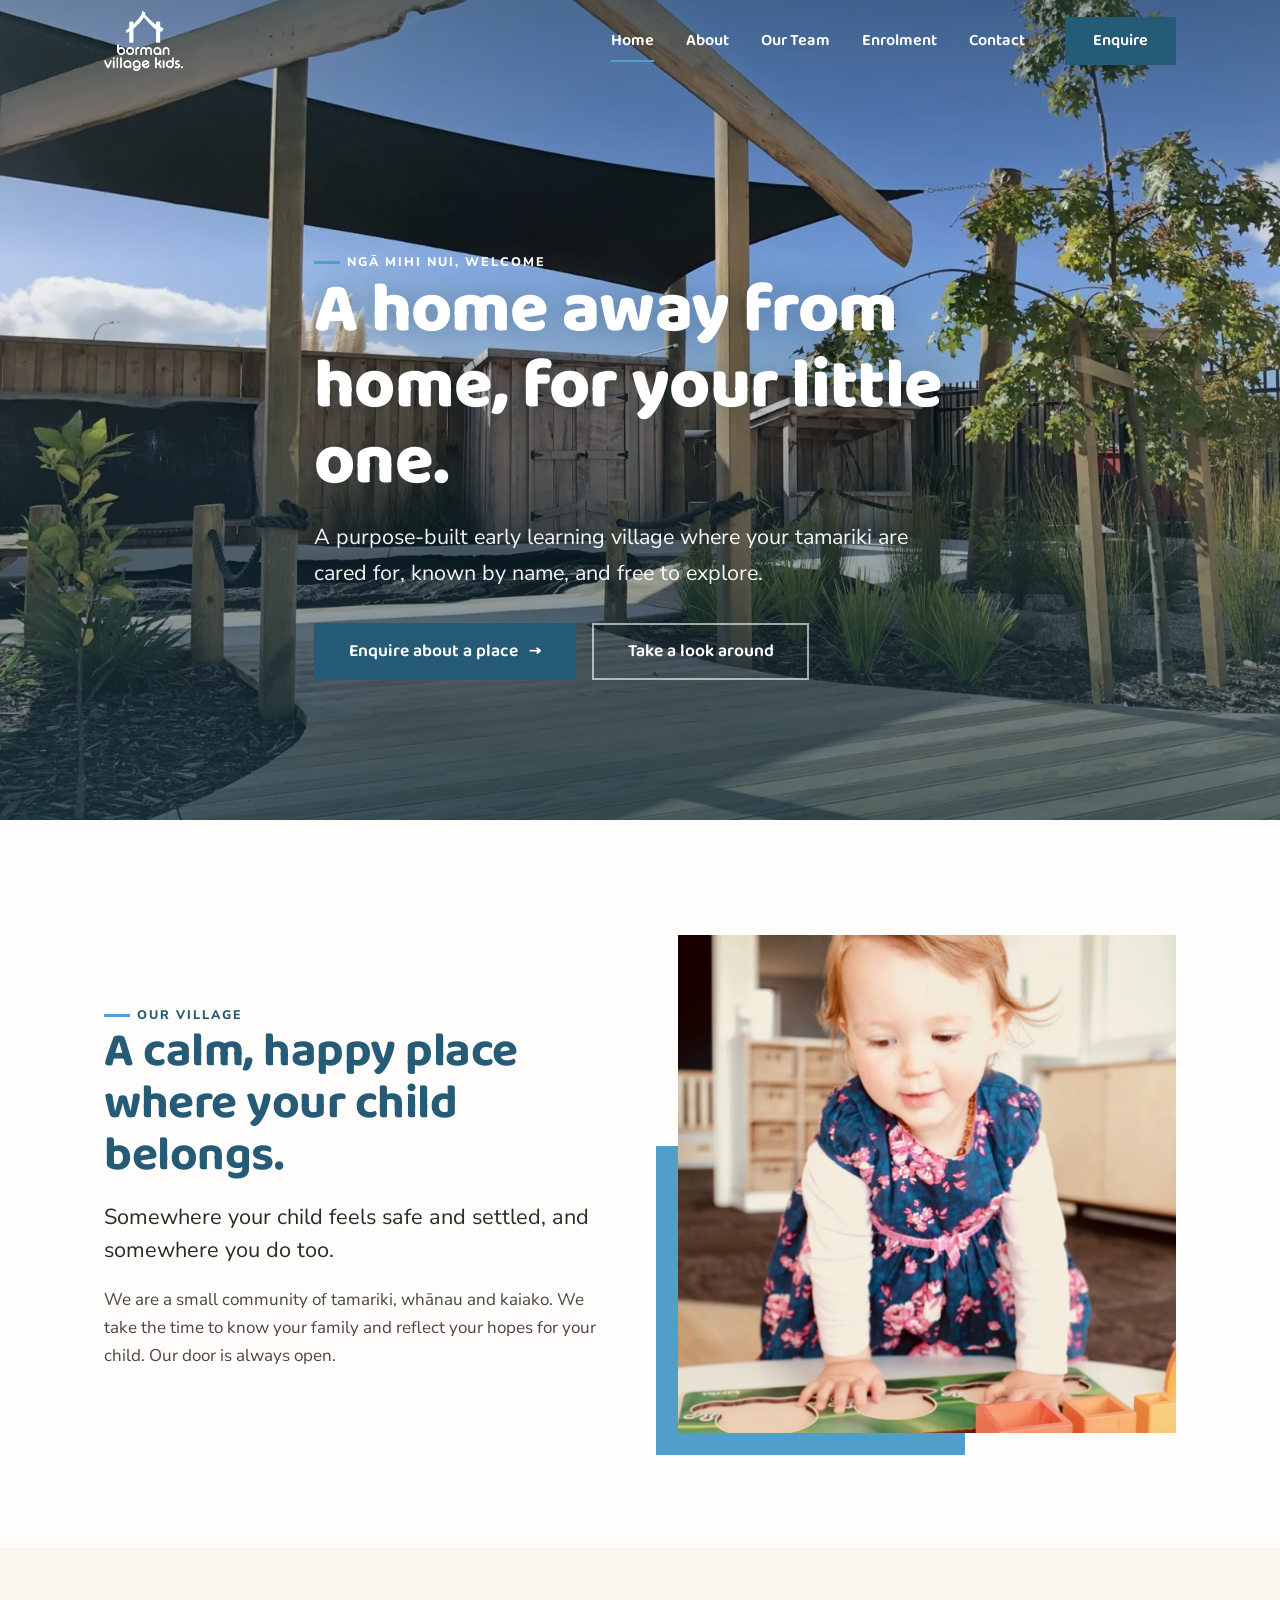
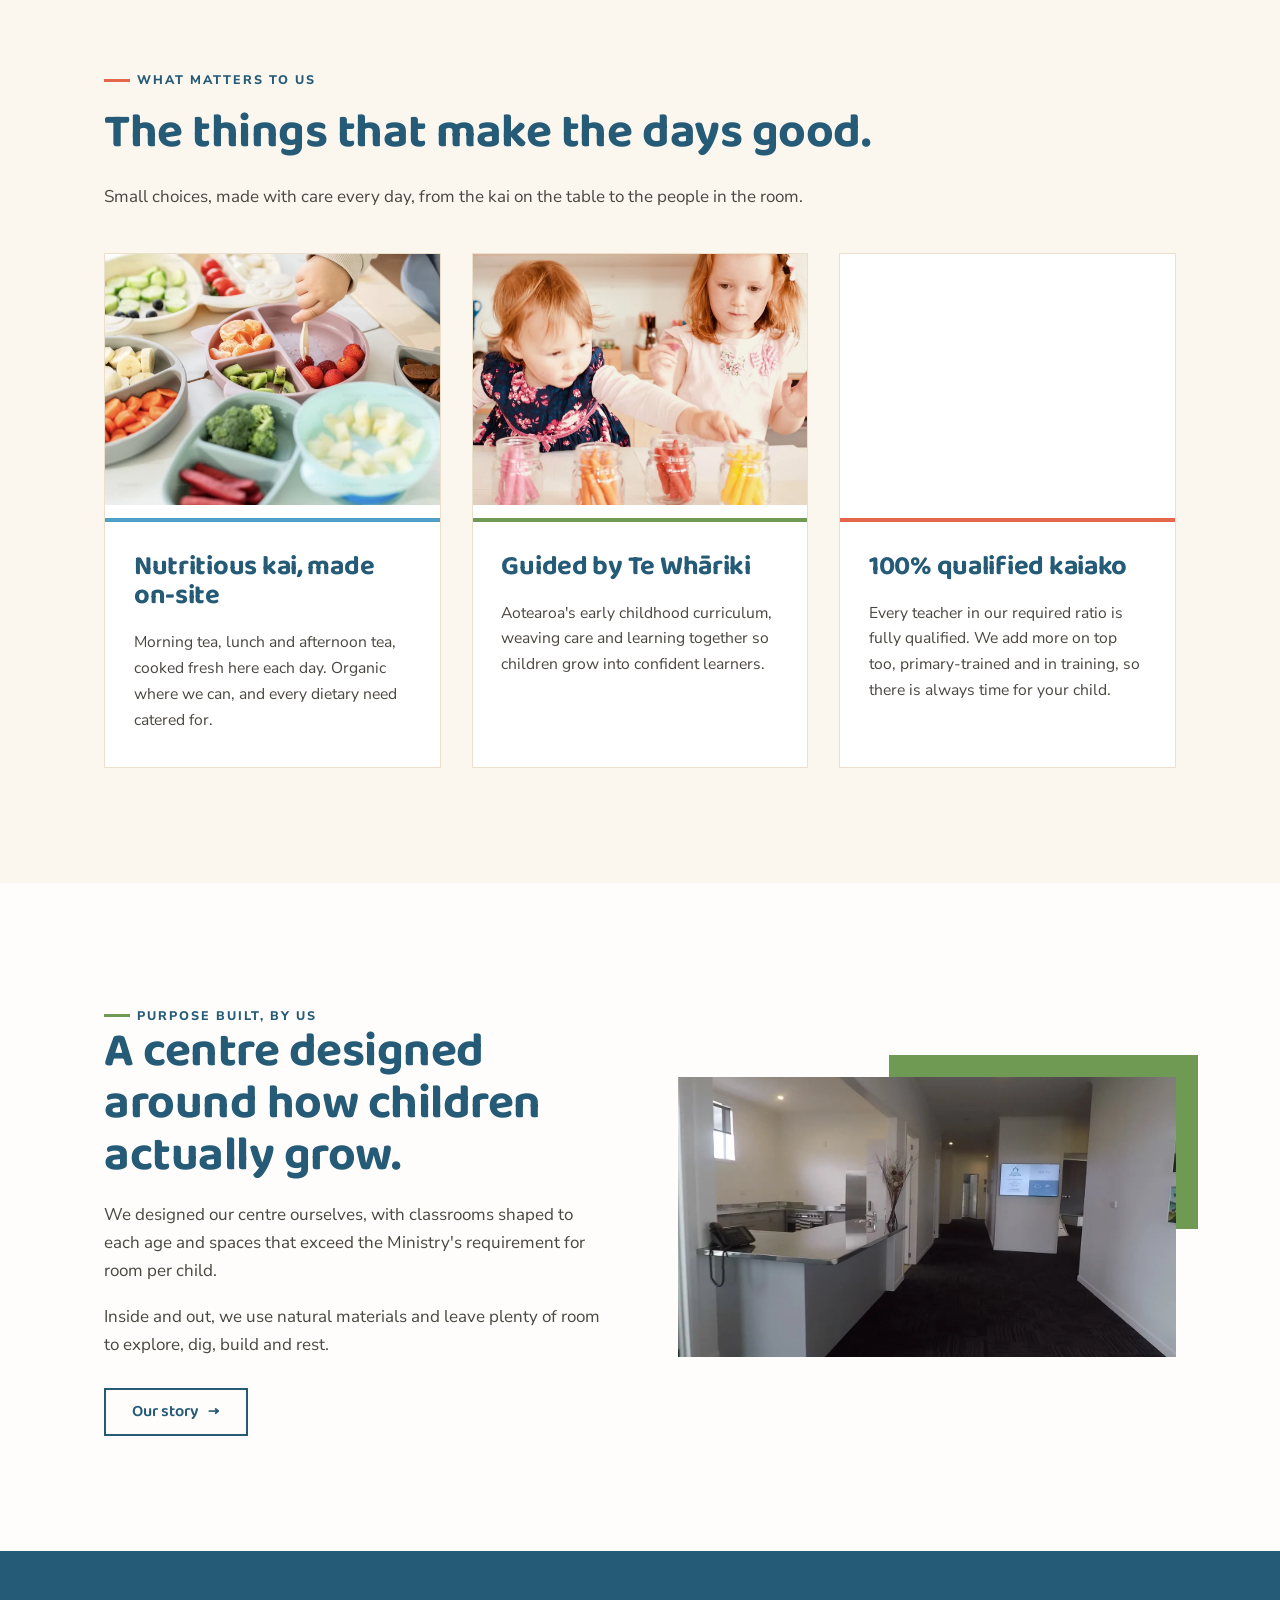
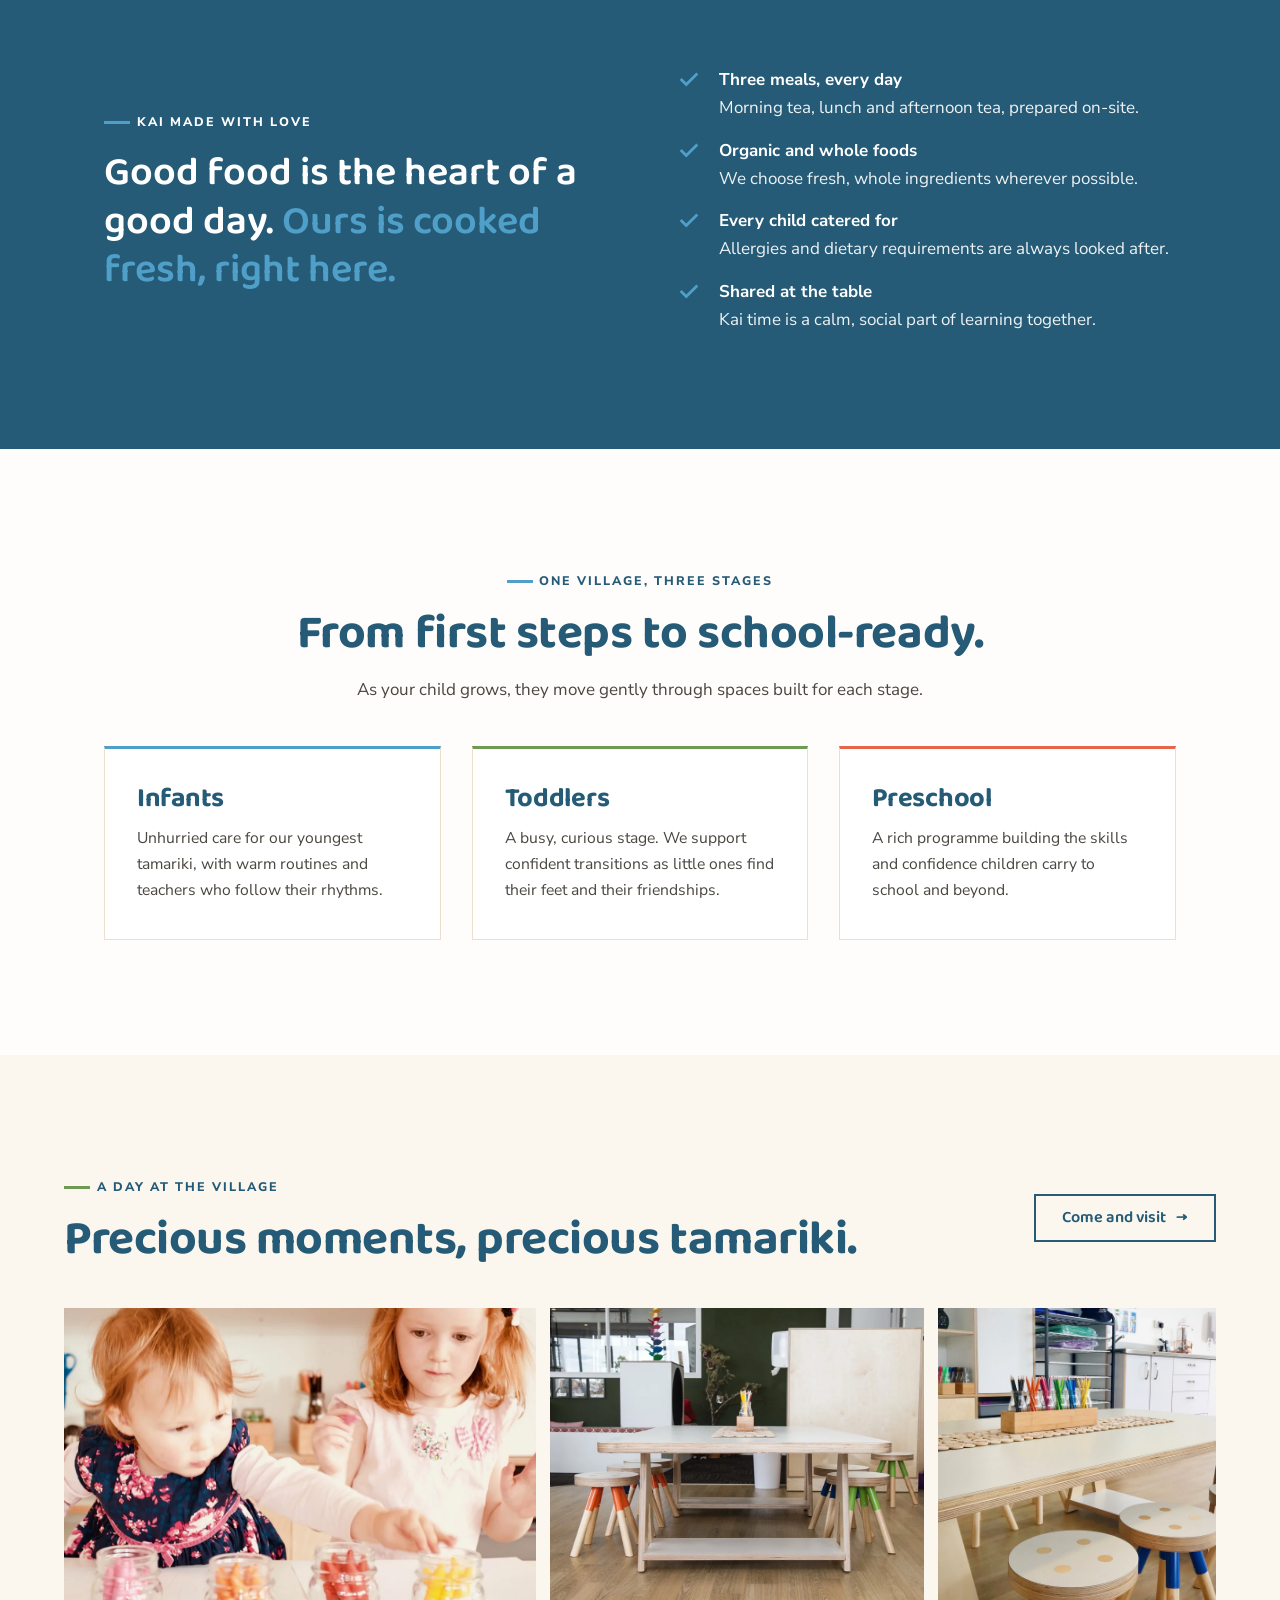
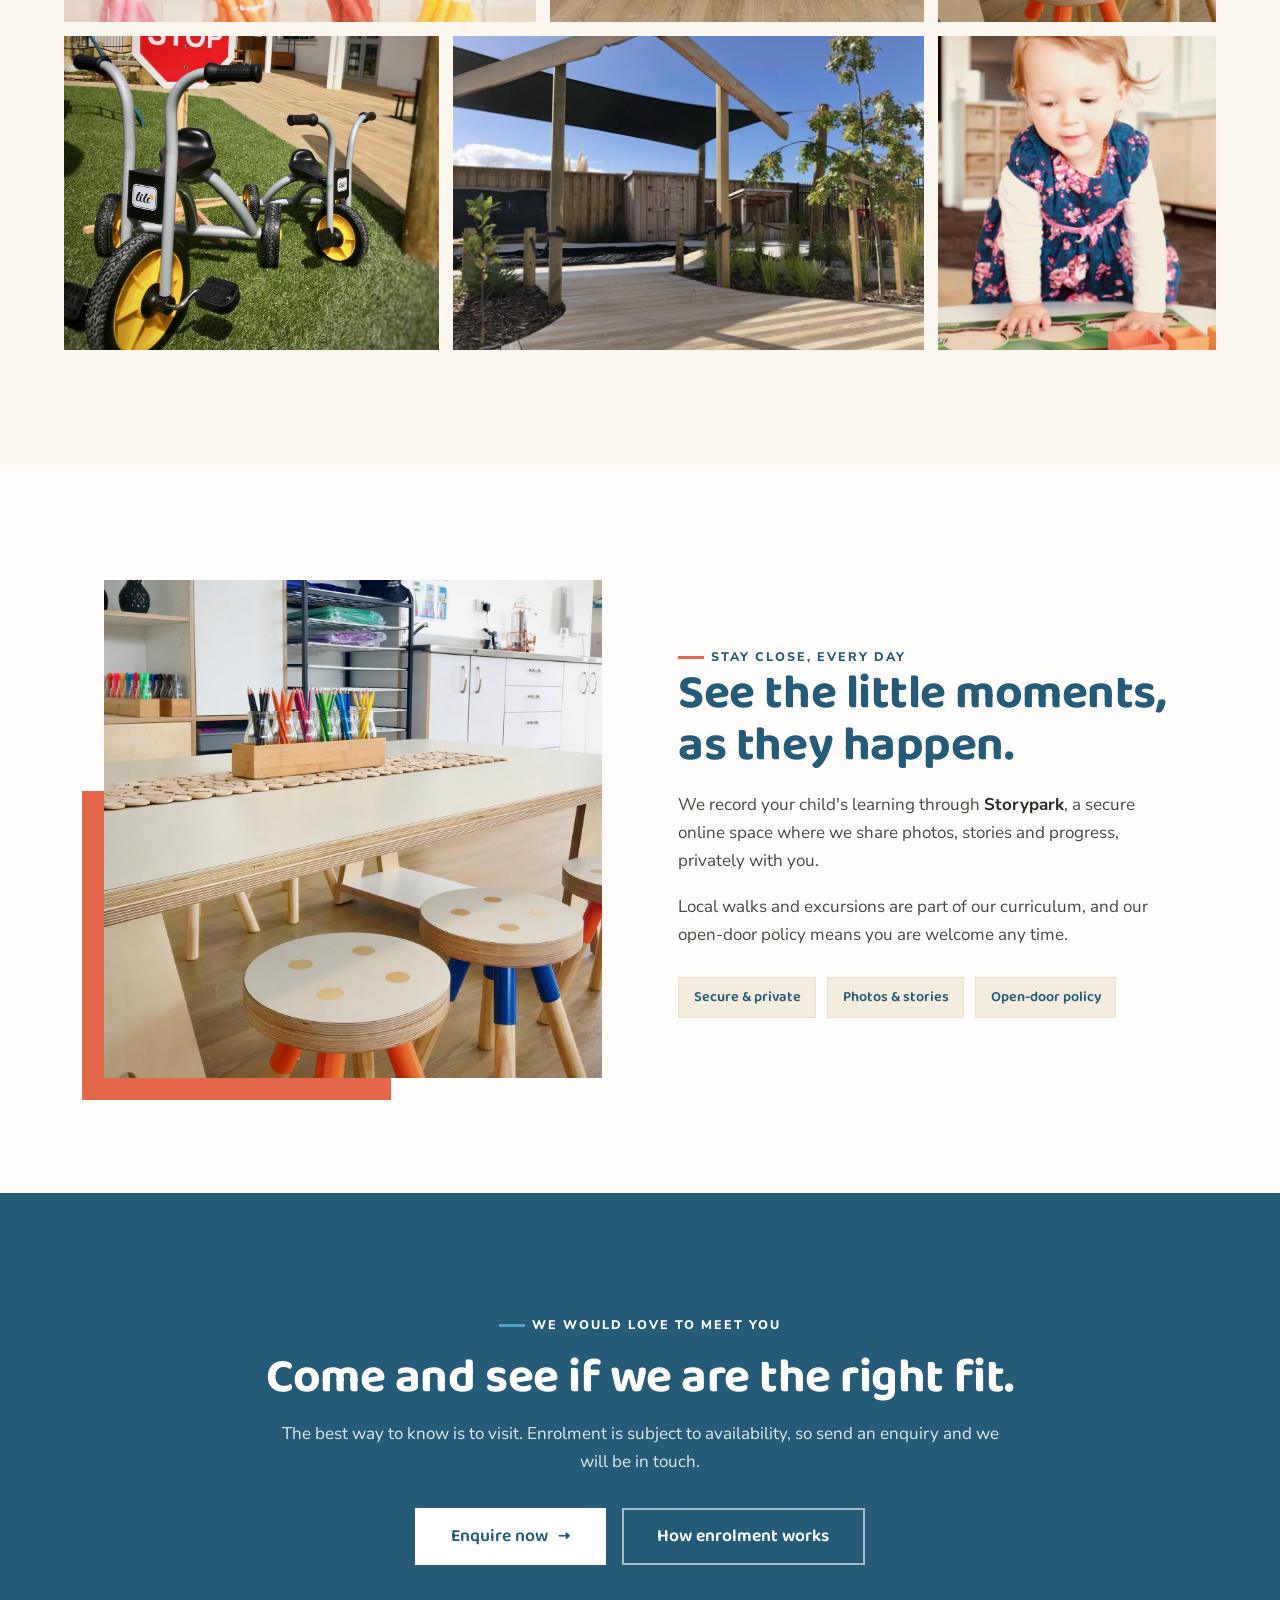
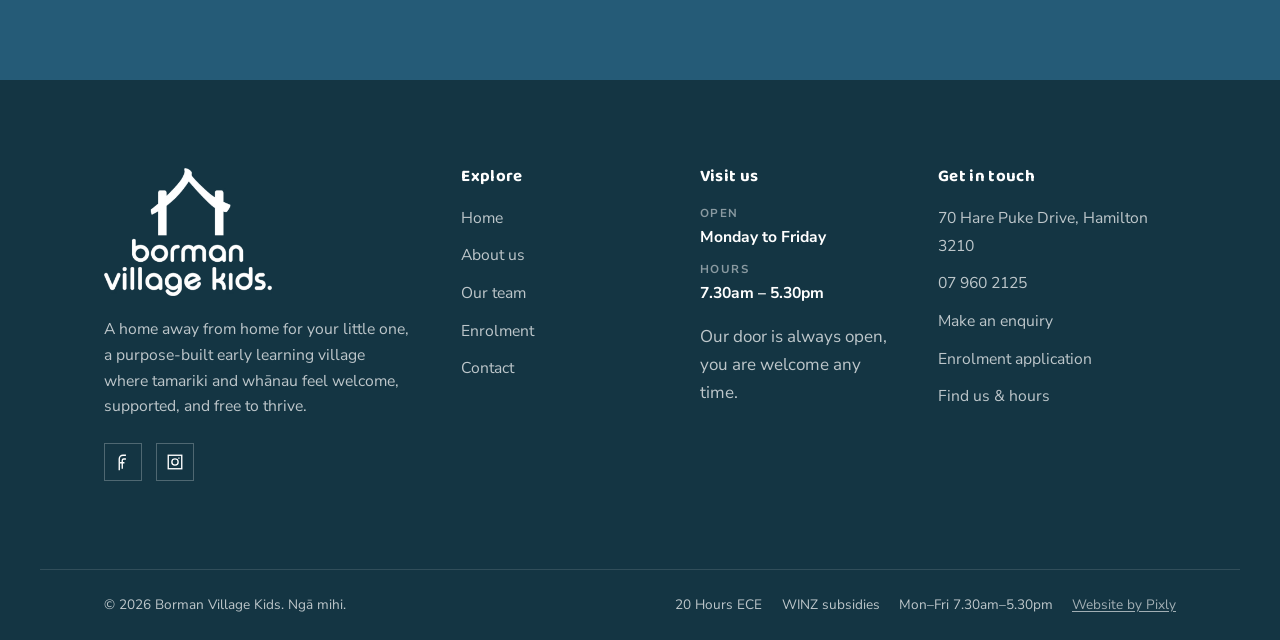
<file: index.html>
<!DOCTYPE html>
<html lang="en-NZ">
<head>
<meta charset="UTF-8">
<meta name="viewport" content="width=device-width, initial-scale=1, viewport-fit=cover">
<title>Borman Village Kids | A home away from home for your little one</title>
<meta name="description" content="Borman Village Kids is a purpose-built early childhood centre. Nutritious kai made on-site, 100% qualified kaiako, and a warm programme guided by Te Whāriki. Open Monday to Friday, 7.30am–5.30pm.">
<link rel="canonical" href="https://www.bormanvillagekids.co.nz/">
<meta property="og:type" content="website">
<meta property="og:site_name" content="Borman Village Kids">
<meta property="og:locale" content="en_NZ">
<meta property="og:title" content="Borman Village Kids | A home away from home for your little one">
<meta property="og:description" content="Borman Village Kids is a purpose-built early childhood centre. Nutritious kai made on-site, 100% qualified kaiako, and a warm programme guided by Te Whāriki. Open Monday to Friday, 7.30am–5.30pm.">
<meta property="og:url" content="https://www.bormanvillagekids.co.nz/">
<meta property="og:image" content="https://www.bormanvillagekids.co.nz/images/og-share.jpg">
<meta property="og:image:width" content="1200">
<meta property="og:image:height" content="630">
<meta name="twitter:card" content="summary_large_image">
<meta name="twitter:title" content="Borman Village Kids | A home away from home for your little one">
<meta name="twitter:description" content="Borman Village Kids is a purpose-built early childhood centre. Nutritious kai made on-site, 100% qualified kaiako, and a warm programme guided by Te Whāriki.">
<meta name="twitter:image" content="https://www.bormanvillagekids.co.nz/images/og-share.jpg">
<link rel="preconnect" href="https://fonts.googleapis.com">
<link rel="preconnect" href="https://fonts.gstatic.com" crossorigin>
<link href="https://fonts.googleapis.com/css2?family=Baloo+2:wght@500;600;700;800&family=Nunito+Sans:ital,wght@0,400;0,600;0,700;0,800;1,400&display=swap" rel="stylesheet">
<link rel="stylesheet" href="styles.css">
<link rel="icon" href="/favicon.ico" sizes="any">
<link rel="icon" type="image/png" sizes="32x32" href="images/favicon-32.png">
<link rel="icon" type="image/png" sizes="16x16" href="images/favicon-16.png">
<link rel="apple-touch-icon" href="images/apple-touch-icon.png">
<link rel="manifest" href="site.webmanifest">
<meta name="theme-color" content="#255B77">
<script type="application/ld+json">
{
  "@context": "https://schema.org",
  "@type": "ChildCare",
  "name": "Borman Village Kids",
  "image": "https://www.bormanvillagekids.co.nz/images/og-share.jpg",
  "url": "https://www.bormanvillagekids.co.nz/",
  "telephone": "+64 7 960 2125",
  "priceRange": "$$",
  "address": {
    "@type": "PostalAddress",
    "streetAddress": "70 Hare Puke Drive",
    "addressLocality": "Hamilton",
    "postalCode": "3210",
    "addressCountry": "NZ"
  },
  "openingHoursSpecification": {
    "@type": "OpeningHoursSpecification",
    "dayOfWeek": ["Monday","Tuesday","Wednesday","Thursday","Friday"],
    "opens": "07:30",
    "closes": "17:30"
  },
  "sameAs": [
    "https://www.facebook.com/bormanvillagekids",
    "https://www.instagram.com/bormanvillagekids/"
  ]
}
</script>
</head>
<body>

<!-- ============ HEADER ============ -->
<header class="site-header transparent">
  <div class="wrap nav">
    <a class="brand" href="index.html" aria-label="Borman Village Kids, home">
      <span class="brand-logo" aria-hidden="true"></span>
    </a>
    <button class="nav-toggle" aria-label="Open menu" aria-expanded="false" aria-controls="menu">
      <span></span><span></span><span></span>
    </button>
    <nav class="nav-menu" id="menu" aria-label="Main navigation">
      <a class="nav-link active" href="index.html">Home</a>
      <a class="nav-link" href="about.html">About</a>
      <a class="nav-link" href="team.html">Our Team</a>
      <a class="nav-link" href="enrolment.html">Enrolment</a>
      <a class="nav-link" href="contact.html">Contact</a>
      <a class="btn btn-primary nav-cta" href="https://www.discoverchildcare.co.nz/widget/enquiry?centreToken=dceecf94-3225-4d97-84d3-f07caacab0c3" target="_blank" rel="noopener">Enquire</a>
    </nav>
  </div>
</header>
<div class="nav-backdrop"></div>

<main id="main">

  <!-- ============ HERO ============ -->
  <section class="hero">
    <div class="hero-media">
      <img src="images/outdoor-wide.webp" alt="The natural outdoor play space at Borman Village Kids, with timber boardwalks, shade sails and young trees under a clear blue sky." fetchpriority="high">
    </div>
    <div class="wrap hero-inner">
      <span class="kicker">Ngā mihi nui, welcome</span>
      <h1>A home away from home, for your little one.</h1>
      <p class="hero-sub">A purpose-built early learning village where your tamariki are cared for, known by name, and free to explore.</p>
      <div class="hero-actions">
        <a class="btn btn-primary btn-lg" href="https://www.discoverchildcare.co.nz/widget/enquiry?centreToken=dceecf94-3225-4d97-84d3-f07caacab0c3" target="_blank" rel="noopener">Enquire about a place <span class="arrow">&rarr;</span></a>
        <a class="btn btn-ghost-light btn-lg" href="about.html">Take a look around</a>
      </div>
    </div>
  </section>

  <!-- ============ WELCOME ============ -->
  <section class="section">
    <div class="wrap">
      <div class="split">
        <div class="split-body reveal">
          <span class="kicker">Our village</span>
          <h2>A calm, happy place where your child belongs.</h2>
          <div class="text-block stack">
            <p class="lead">Somewhere your child feels safe and settled, and somewhere you do too.</p>
            <p>We are a small community of tamariki, whānau and kaiako. We take the time to know your family and reflect your hopes for your child. Our door is always open.</p>
          </div>
        </div>
        <div class="split-media reveal d1">
          <div class="framed">
            <img loading="lazy" decoding="async" src="images/baby.webp" alt="A young child in a floral dress smiling as she plays with a wooden puzzle at a low table.">
          </div>
        </div>
      </div>
    </div>
  </section>

  <!-- ============ THREE PILLARS ============ -->
  <section class="section band-sand">
    <div class="wrap">
      <div class="eyebrow-row">
        <div>
          <span class="kicker coral">What matters to us</span>
          <h2 class="mt-s">The things that make the days good.</h2>
        </div>
        <p class="maxw">Small choices, made with care every day, from the kai on the table to the people in the room.</p>
      </div>
      <div class="grid-3">
        <article class="card card-photo accent-sun reveal">
          <!-- COMP ONLY: watermarked Unsplash+ preview for client approval. Replace with the licensed file once rights are purchased. -->
          <div class="card-photo-top">
            <img loading="lazy" decoding="async" src="images/kai-comp.webp" alt="A child choosing from colourful plates of fresh fruit and vegetables at mealtime.">
          </div>
          <details class="card-photo-body expander" open>
            <summary><h3>Nutritious kai, made on-site</h3></summary>
            <p>Morning tea, lunch and afternoon tea, cooked fresh here each day. Organic where we can, and every dietary need catered for.</p>
          </details>
        </article>
        <article class="card card-photo accent-leaf reveal d1">
          <div class="card-photo-top">
            <img loading="lazy" decoding="async" src="images/home-gallery-1.webp" alt="Two young children exploring and sorting together at a table.">
          </div>
          <details class="card-photo-body expander" open>
            <summary><h3>Guided by Te Whāriki</h3></summary>
            <p>Aotearoa's early childhood curriculum, weaving care and learning together so children grow into confident learners.</p>
          </details>
        </article>
        <article class="card card-photo accent-coral reveal d2">
          <div class="card-photo-top">
            <img loading="lazy" decoding="async" src="images/teachers.webp" alt="Two Borman Village Kids teachers smiling together in their branded t-shirts." style="object-position: center 22%">
          </div>
          <details class="card-photo-body expander" open>
            <summary><h3>100% qualified kaiako</h3></summary>
            <p>Every teacher in our required ratio is fully qualified. We add more on top too, primary-trained and in training, so there is always time for your child.</p>
          </details>
        </article>
      </div>
    </div>
  </section>

  <!-- ============ OUR VILLAGE STORY ============ -->
  <section class="section">
    <div class="wrap">
      <div class="split reverse">
        <div class="split-media reveal">
          <div class="framed leaf tr">
            <video class="framed-media" autoplay muted loop playsinline preload="metadata"
                   poster="images/outdoor-poster.webp"
                   aria-label="A walkthrough of the purpose-built Borman Village Kids centre.">
              <source src="images/outdoor.mp4" type="video/mp4">
            </video>
          </div>
        </div>
        <div class="split-body reveal d1">
          <span class="kicker leaf">Purpose built, by us</span>
          <h2>A centre designed around how children actually grow.</h2>
          <div class="text-block stack">
            <p>We designed our centre ourselves, with classrooms shaped to each age and spaces that exceed the Ministry's requirement for room per child.</p>
            <p>Inside and out, we use natural materials and leave plenty of room to explore, dig, build and rest.</p>
          </div>
          <a class="btn btn-outline mt-m" href="about.html">Our story <span class="arrow">&rarr;</span></a>
        </div>
      </div>
    </div>
  </section>

  <!-- ============ KAI BAND ============ -->
  <section class="section band-primary">
    <div class="wrap">
      <div class="split">
        <div class="reveal">
          <span class="kicker on-dark">Kai made with love</span>
          <p class="pull mt-s">Good food is the heart of a good day. <span class="hl">Ours is cooked fresh, right here.</span></p>
        </div>
        <div class="reveal d1">
          <ul class="ticks on-dark">
            <li><span><strong>Three meals, every day</strong>Morning tea, lunch and afternoon tea, prepared on-site.</span></li>
            <li><span><strong>Organic and whole foods</strong>We choose fresh, whole ingredients wherever possible.</span></li>
            <li><span><strong>Every child catered for</strong>Allergies and dietary requirements are always looked after.</span></li>
            <li><span><strong>Shared at the table</strong>Kai time is a calm, social part of learning together.</span></li>
          </ul>
        </div>
      </div>
    </div>
  </section>

  <!-- ============ AGE STAGES ============ -->
  <section class="section">
    <div class="wrap">
      <div class="center maxw mx-auto reveal">
        <span class="kicker">One village, three stages</span>
        <h2 class="mt-s">From first steps to school-ready.</h2>
        <p class="mt-s mx-auto">As your child grows, they move gently through spaces built for each stage.</p>
      </div>
      <div class="grid-3 mt-l">
        <article class="card card-top-rule reveal" style="border-top-color: var(--kowhai)">
          <details class="expander" open>
            <summary><h3>Infants</h3></summary>
            <p>Unhurried care for our youngest tamariki, with warm routines and teachers who follow their rhythms.</p>
          </details>
        </article>
        <article class="card card-top-rule reveal d1" style="border-top-color: var(--leaf)">
          <details class="expander" open>
            <summary><h3>Toddlers</h3></summary>
            <p>A busy, curious stage. We support confident transitions as little ones find their feet and their friendships.</p>
          </details>
        </article>
        <article class="card card-top-rule reveal d2" style="border-top-color: var(--coral)">
          <details class="expander" open>
            <summary><h3>Preschool</h3></summary>
            <p>A rich programme building the skills and confidence children carry to school and beyond.</p>
          </details>
        </article>
      </div>
    </div>
  </section>

  <!-- ============ GALLERY MOSAIC ============ -->
  <section class="section band-sand">
    <div class="wrap wrap-wide">
      <div class="eyebrow-row">
        <div>
          <span class="kicker leaf">A day at the village</span>
          <h2 class="mt-s">Precious moments, precious tamariki.</h2>
        </div>
        <a class="btn btn-outline" href="enrolment.html">Come and visit <span class="arrow">&rarr;</span></a>
      </div>
      <div class="mosaic reveal">
        <figure class="m-a"><img loading="lazy" decoding="async" src="images/home-gallery-1.webp" alt="Two young children sorting coloured objects into glass jars at a table."></figure>
        <figure class="m-b"><img loading="lazy" decoding="async" src="images/room.webp" alt="A bright classroom with a plywood table and colourful stools."></figure>
        <figure class="m-c"><img loading="lazy" decoding="async" src="images/craft.webp" alt="A craft table set with jars of coloured pencils and natural wooden pieces."></figure>
        <figure class="m-d"><img loading="lazy" decoding="async" src="images/bikes.webp" alt="Two trikes parked on the grass beside a stop sign in the play area."></figure>
        <figure class="m-e"><img loading="lazy" decoding="async" src="images/outdoor.webp" alt="The outdoor boardwalk and planted play space."></figure>
        <figure class="m-f"><img loading="lazy" decoding="async" src="images/play.webp" alt="A child concentrating on a wooden puzzle."></figure>
      </div>
    </div>
  </section>

  <!-- ============ STORYPARK ============ -->
  <section class="section">
    <div class="wrap">
      <div class="split">
        <div class="split-media reveal">
          <div class="framed coral">
            <img loading="lazy" decoding="async" src="images/craft.webp" alt="A tidy craft area with jars of coloured pencils, ready for the day.">
          </div>
        </div>
        <div class="split-body reveal d1">
          <span class="kicker coral">Stay close, every day</span>
          <h2>See the little moments, as they happen.</h2>
          <div class="text-block stack">
            <p>We record your child's learning through <strong>Storypark</strong>, a secure online space where we share photos, stories and progress, privately with you.</p>
            <p>Local walks and excursions are part of our curriculum, and our open-door policy means you are welcome any time.</p>
          </div>
          <div class="chips mt-m">
            <span class="chip">Secure &amp; private</span>
            <span class="chip">Photos &amp; stories</span>
            <span class="chip">Open-door policy</span>
          </div>
        </div>
      </div>
    </div>
  </section>

  <!-- ============ CTA ============ -->
  <section class="section cta-band">
    <div class="wrap center">
      <span class="kicker on-dark" style="justify-content:center">We would love to meet you</span>
      <h2 class="mt-s">Come and see if we are the right fit.</h2>
      <p class="maxw mx-auto mt-s">The best way to know is to visit. Enrolment is subject to availability, so send an enquiry and we will be in touch.</p>
      <div class="cta-actions">
        <a class="btn btn-primary btn-lg" href="https://www.discoverchildcare.co.nz/widget/enquiry?centreToken=dceecf94-3225-4d97-84d3-f07caacab0c3" target="_blank" rel="noopener">Enquire now <span class="arrow">&rarr;</span></a>
        <a class="btn btn-ghost-light btn-lg" href="enrolment.html">How enrolment works</a>
      </div>
    </div>
  </section>

</main>

<!-- ============ FOOTER ============ -->
<footer class="site-footer">
  <div class="wrap footer-top">
    <div class="footer-brand">
      <img loading="lazy" decoding="async" class="f-logo" src="images/logo-white.avif" alt="Borman Village Kids">
      <p>A home away from home for your little one, a purpose-built early learning village where tamariki and whānau feel welcome, supported, and free to thrive.</p>
      <div class="footer-social">
        <a href="https://www.facebook.com/bormanvillagekids" target="_blank" rel="noopener" aria-label="Borman Village Kids on Facebook">
          <svg viewBox="0 0 24 24" fill="none" stroke="currentColor" stroke-width="1.8" stroke-linecap="square"><path d="M15 8h-2a2 2 0 0 0-2 2v10M9 13h4"/><path d="M15 3h-3a5 5 0 0 0-5 5v14"/></svg>
        </a>
        <a href="https://www.instagram.com/bormanvillagekids/" target="_blank" rel="noopener" aria-label="Borman Village Kids on Instagram">
          <svg viewBox="0 0 24 24" fill="none" stroke="currentColor" stroke-width="1.8" stroke-linecap="square"><rect x="3" y="3" width="18" height="18"/><circle cx="12" cy="12" r="4.2"/><path d="M17.2 6.8h.01"/></svg>
        </a>
      </div>
    </div>
    <div class="footer-col">
      <h4>Explore</h4>
      <ul>
        <li><a href="index.html">Home</a></li>
        <li><a href="about.html">About us</a></li>
        <li><a href="team.html">Our team</a></li>
        <li><a href="enrolment.html">Enrolment</a></li>
        <li><a href="contact.html">Contact</a></li>
      </ul>
    </div>
    <div class="footer-col footer-hours">
      <h4>Visit us</h4>
      <ul>
        <li><span class="lbl">Open</span><span>Monday to Friday</span></li>
        <li><span class="lbl">Hours</span><span>7.30am – 5.30pm</span></li>
        <li style="margin-top:1rem">Our door is always open, you are welcome any time.</li>
      </ul>
    </div>
    <div class="footer-col">
      <h4>Get in touch</h4>
      <ul>
        <li><a href="https://maps.google.com/?q=70+Hare+Puke+Drive,+Hamilton+3210" target="_blank" rel="noopener">70 Hare Puke Drive, Hamilton 3210</a></li>
        <li><a href="tel:+6479602125">07 960 2125</a></li>
        <li><a href="https://www.discoverchildcare.co.nz/widget/enquiry?centreToken=dceecf94-3225-4d97-84d3-f07caacab0c3" target="_blank" rel="noopener">Make an enquiry</a></li>
        <li><a href="https://www.discoverchildcare.co.nz/widget/enrolmentForm?centreToken=dceecf94-3225-4d97-84d3-f07caacab0c3" target="_blank" rel="noopener">Enrolment application</a></li>
        <li><a href="contact.html">Find us &amp; hours</a></li>
      </ul>
    </div>
  </div>
  <div class="wrap footer-bar">
    <span>&copy; <span data-year>2026</span> Borman Village Kids. Ngā mihi.</span>
    <div class="footer-bar-right">
      <div class="chips-mini">
        <span>20 Hours ECE</span>
        <span>WINZ subsidies</span>
        <span>Mon–Fri 7.30am–5.30pm</span>
      </div>
      <a class="credit" href="https://pixly.co.nz" target="_blank" rel="noopener">Website by Pixly</a>
    </div>
  </div>
</footer>

<script src="main.js"></script>
</body>
</html>
</file>
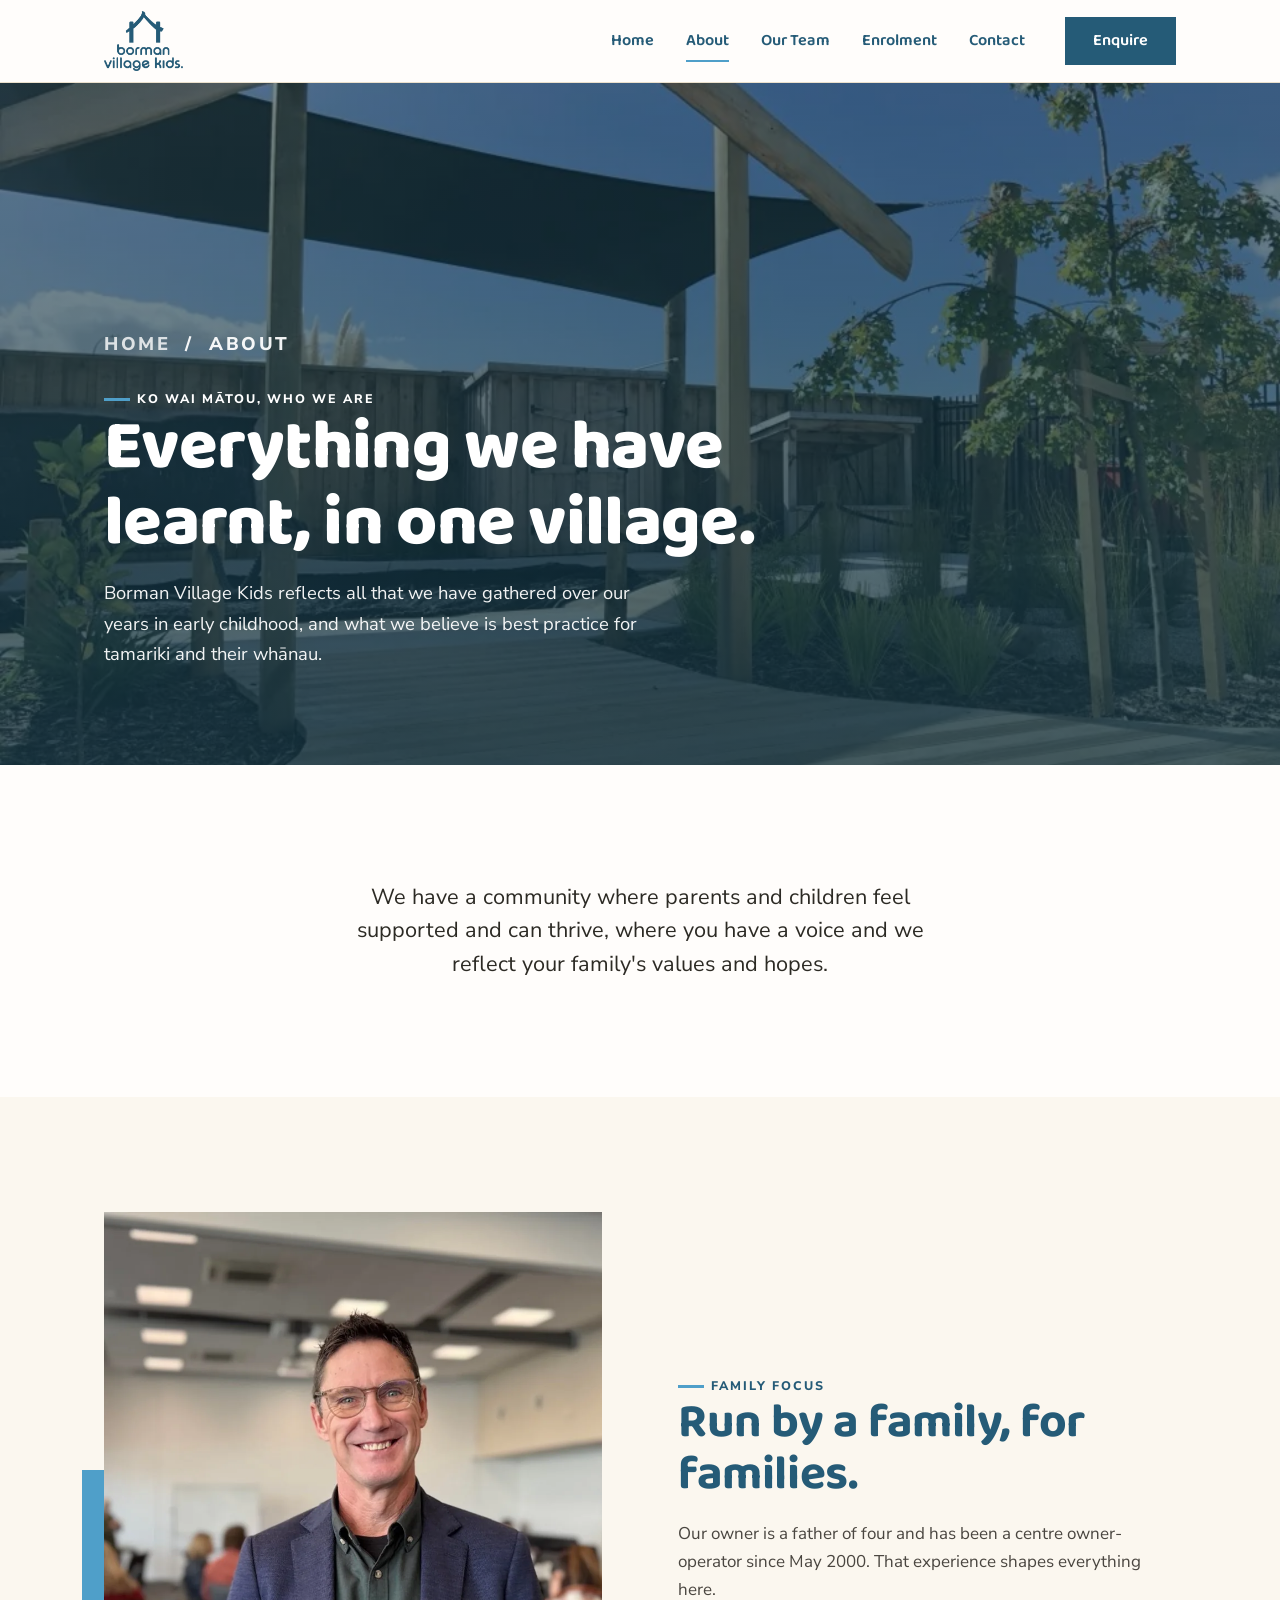
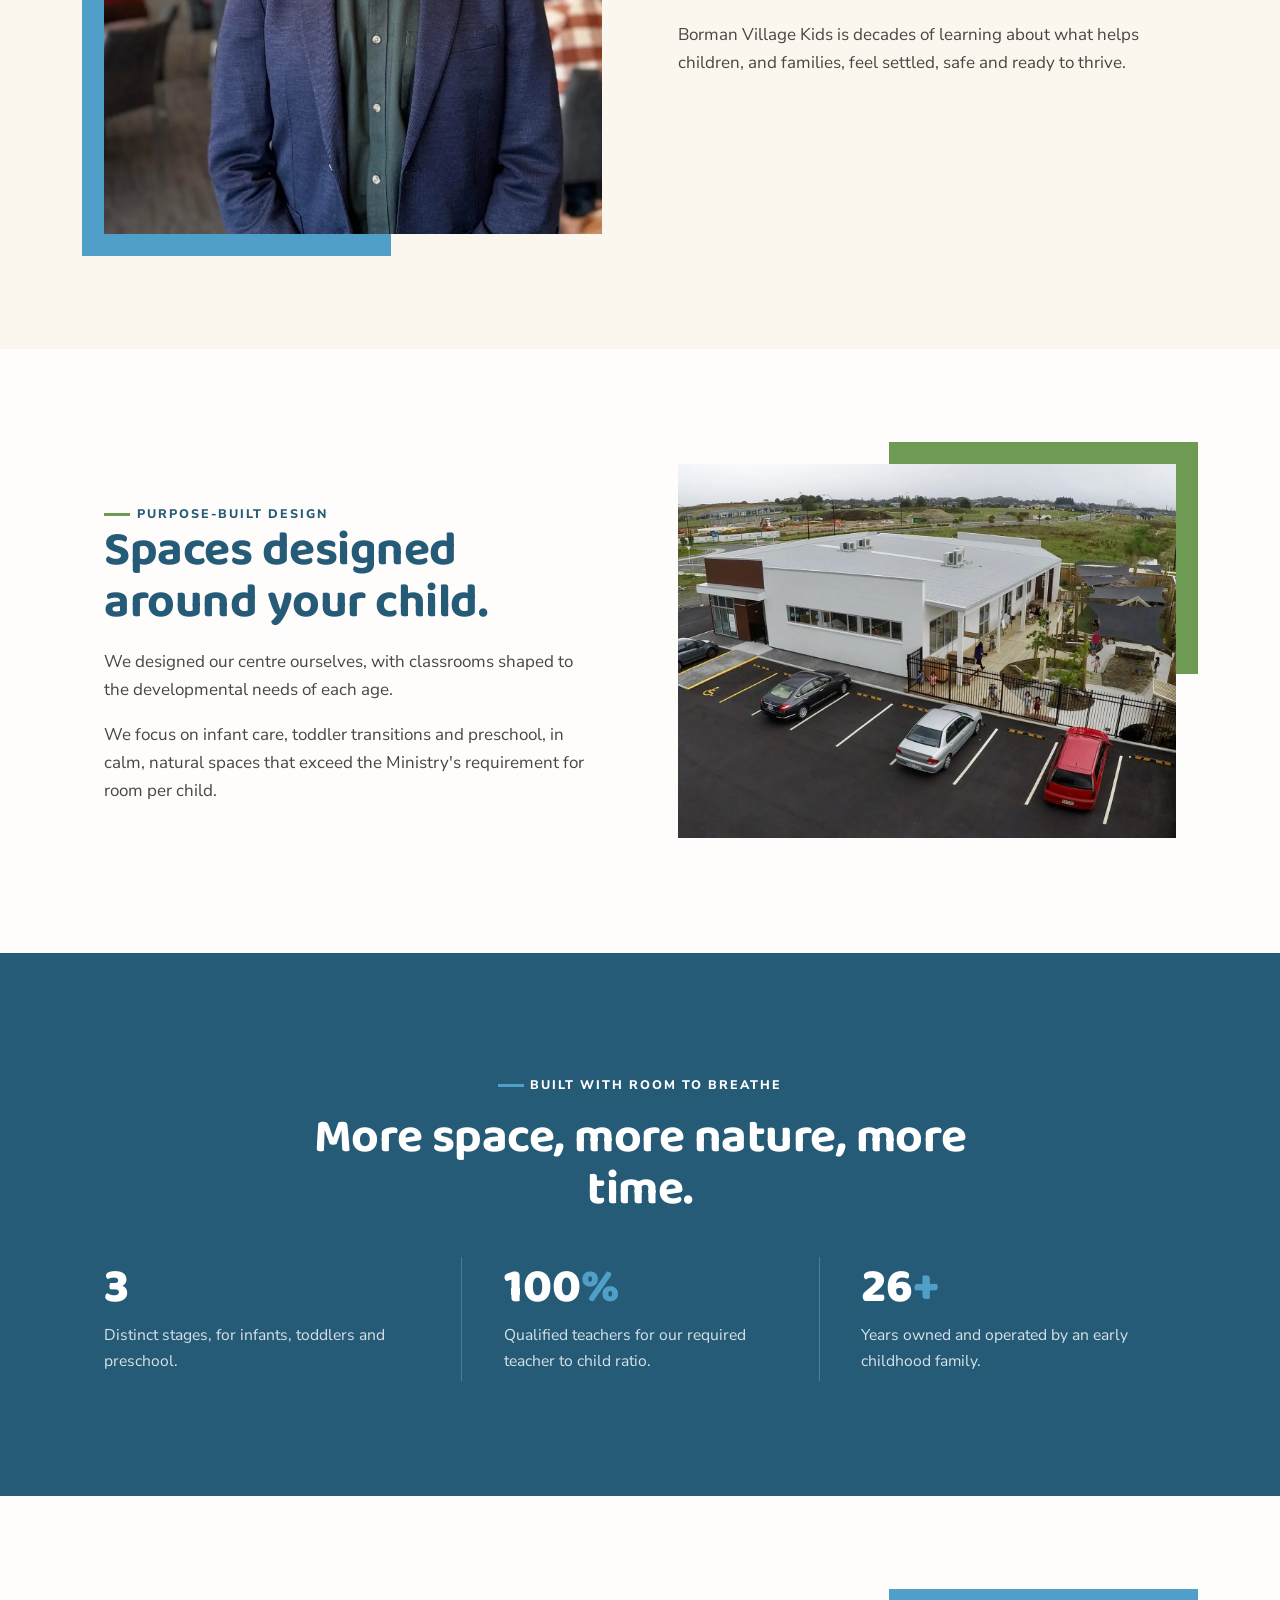
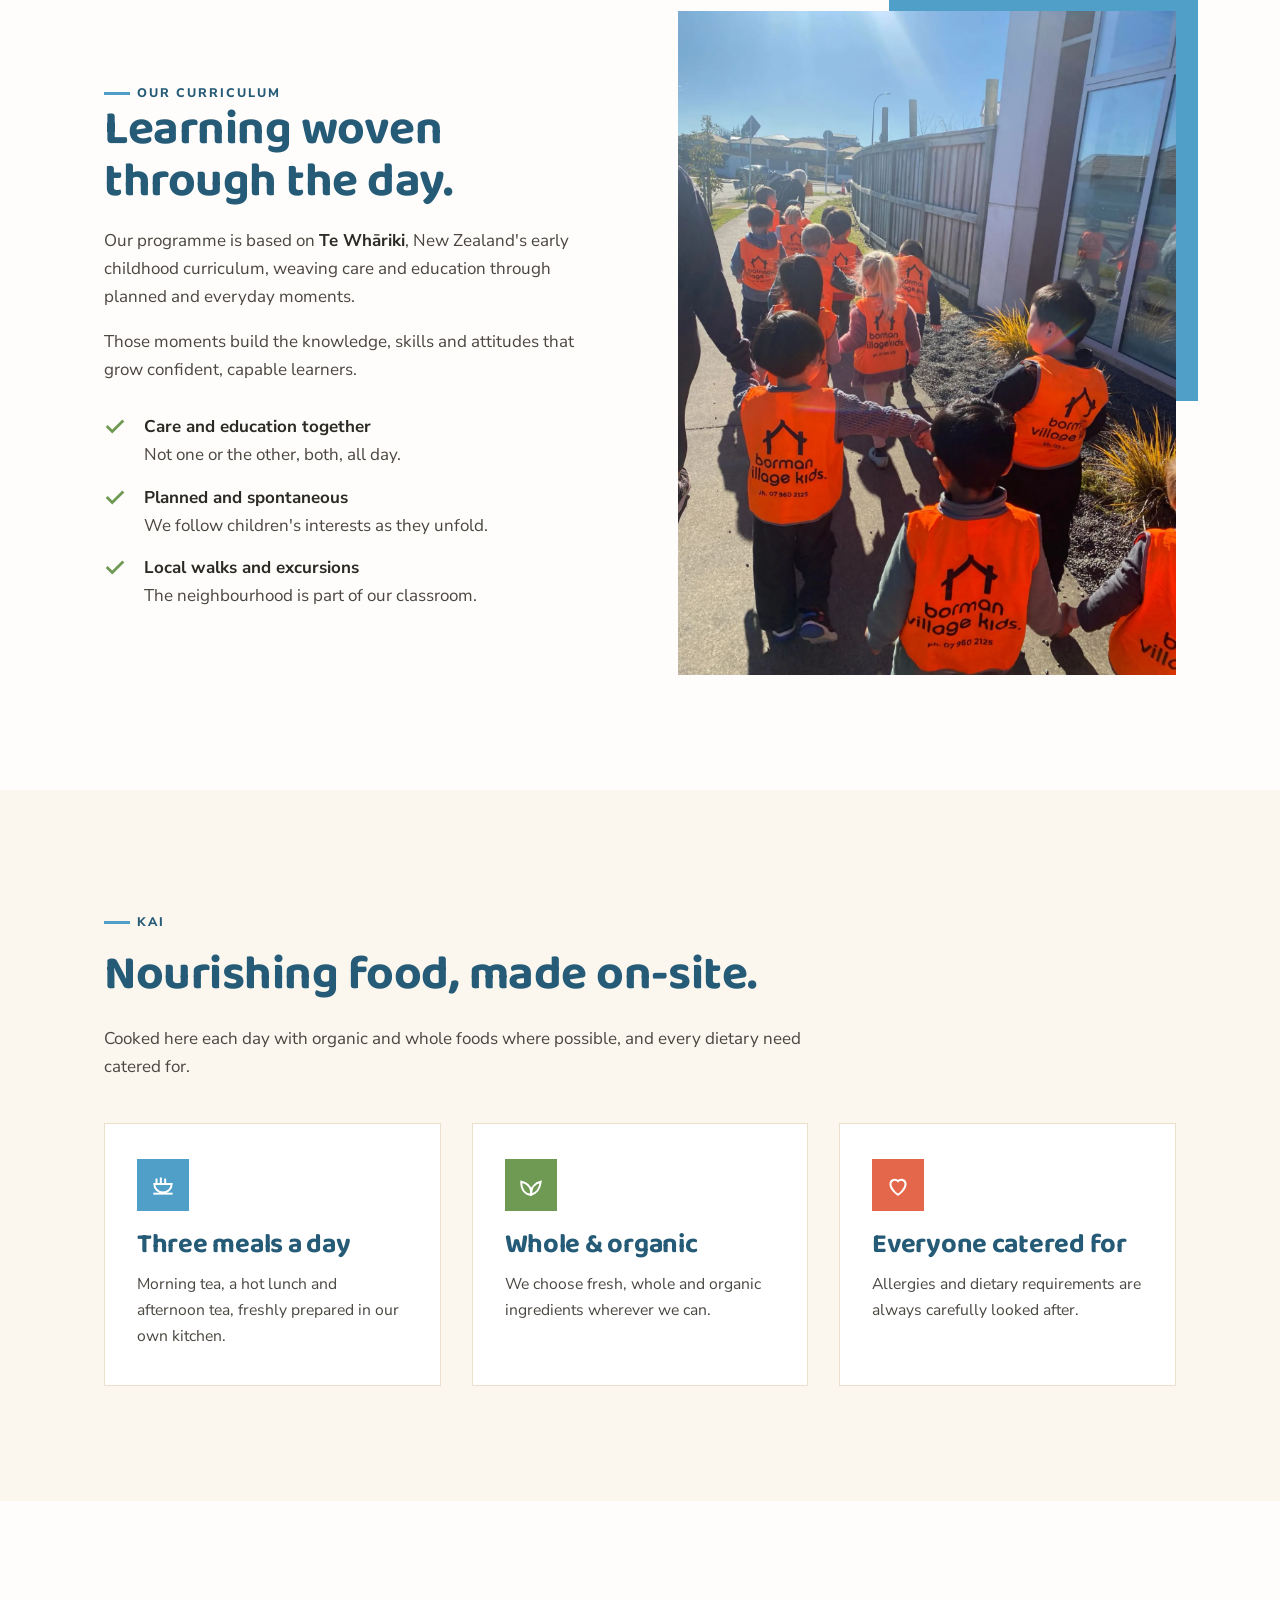
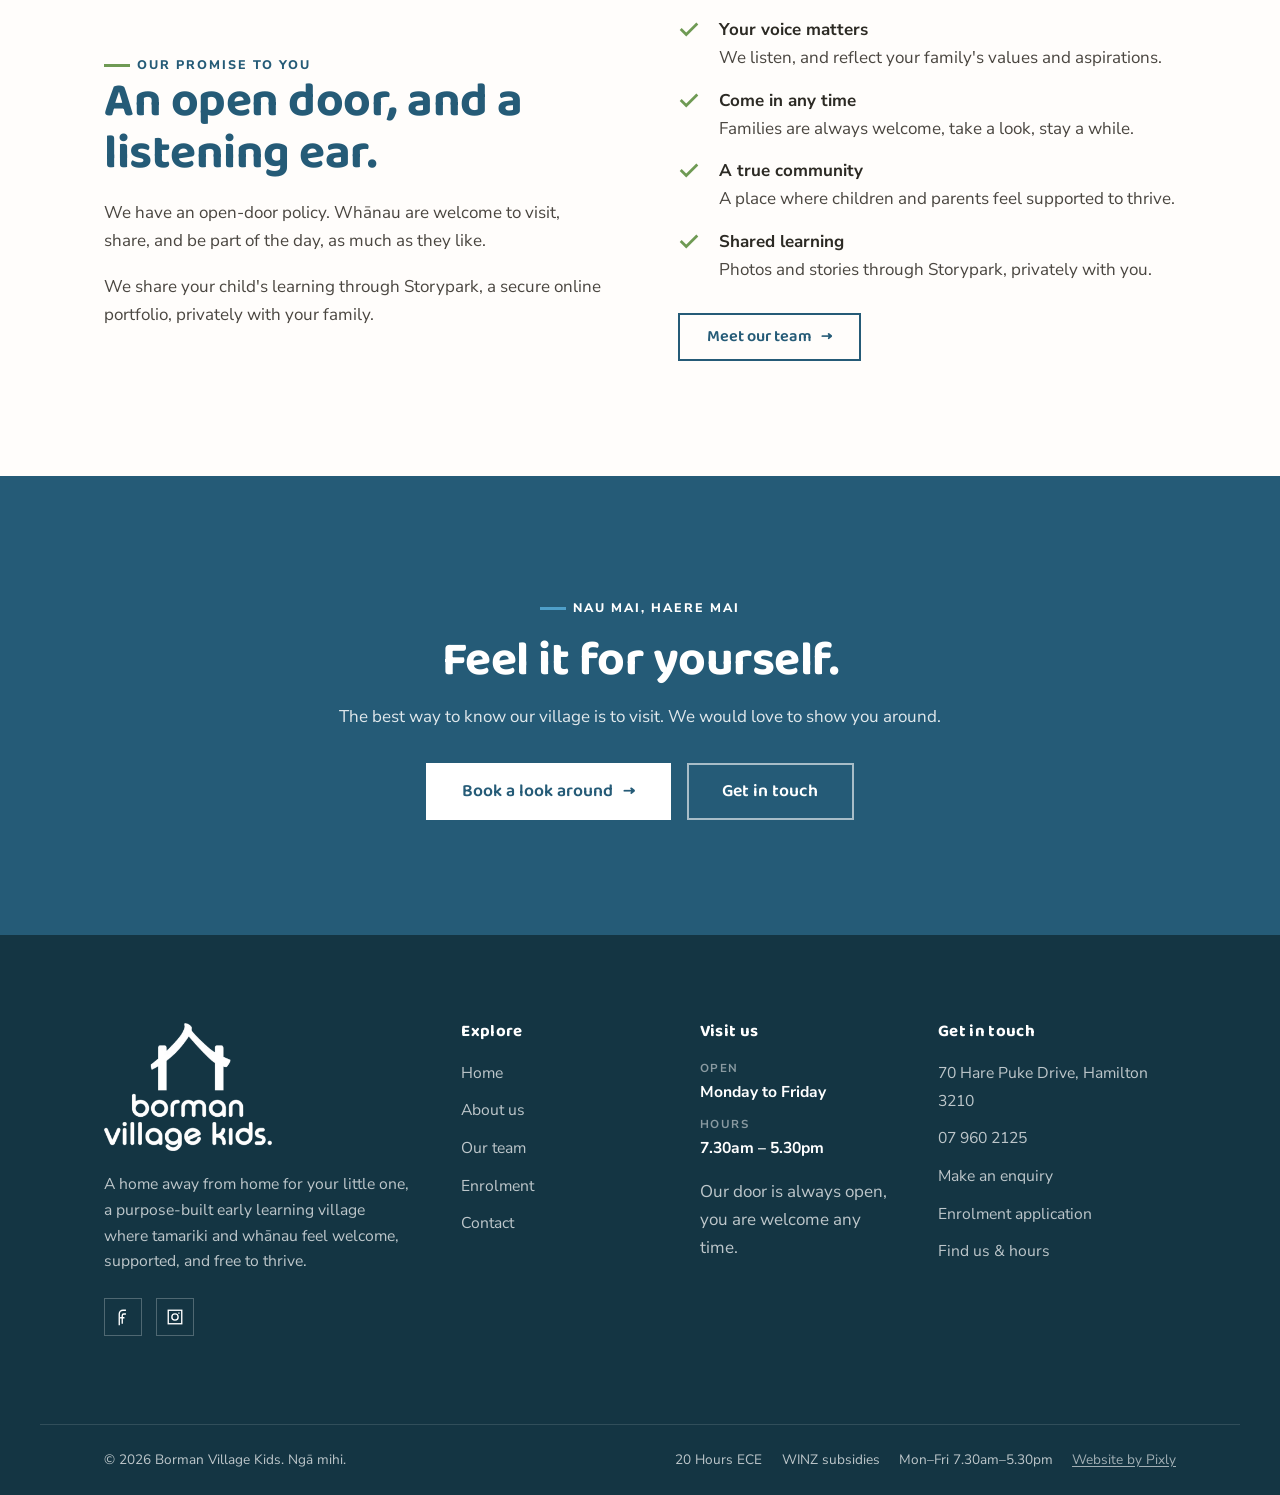
<file: about.html>
<!DOCTYPE html>
<html lang="en-NZ">
<head>
<meta charset="UTF-8">
<meta name="viewport" content="width=device-width, initial-scale=1, viewport-fit=cover">
<title>About Us | Borman Village Kids</title>
<meta name="description" content="Borman Village Kids reflects all we have learnt in early childhood, family focus, purpose-built spaces, and a programme guided by Te Whāriki. Meet the village behind your child's day.">
<link rel="canonical" href="https://www.bormanvillagekids.co.nz/about.html">
<meta property="og:type" content="website">
<meta property="og:site_name" content="Borman Village Kids">
<meta property="og:locale" content="en_NZ">
<meta property="og:title" content="About Us | Borman Village Kids">
<meta property="og:description" content="Borman Village Kids reflects all we have learnt in early childhood, family focus, purpose-built spaces, and a programme guided by Te Whāriki. Meet the village behind your child's day.">
<meta property="og:url" content="https://www.bormanvillagekids.co.nz/about.html">
<meta property="og:image" content="https://www.bormanvillagekids.co.nz/images/og-share.jpg">
<meta property="og:image:width" content="1200">
<meta property="og:image:height" content="630">
<meta name="twitter:card" content="summary_large_image">
<meta name="twitter:title" content="About Us | Borman Village Kids">
<meta name="twitter:description" content="Borman Village Kids reflects all we have learnt in early childhood, family focus, purpose-built spaces, and a programme guided by Te Whāriki.">
<meta name="twitter:image" content="https://www.bormanvillagekids.co.nz/images/og-share.jpg">
<link rel="preconnect" href="https://fonts.googleapis.com">
<link rel="preconnect" href="https://fonts.gstatic.com" crossorigin>
<link href="https://fonts.googleapis.com/css2?family=Baloo+2:wght@500;600;700;800&family=Nunito+Sans:ital,wght@0,400;0,600;0,700;0,800;1,400&display=swap" rel="stylesheet">
<link rel="stylesheet" href="styles.css">
<link rel="icon" href="/favicon.ico" sizes="any">
<link rel="icon" type="image/png" sizes="32x32" href="images/favicon-32.png">
<link rel="icon" type="image/png" sizes="16x16" href="images/favicon-16.png">
<link rel="apple-touch-icon" href="images/apple-touch-icon.png">
<link rel="manifest" href="site.webmanifest">
<meta name="theme-color" content="#255B77">
</head>
<body>

<!-- ============ HEADER ============ -->
<header class="site-header">
  <div class="wrap nav">
    <a class="brand" href="index.html" aria-label="Borman Village Kids, home">
      <span class="brand-logo" aria-hidden="true"></span>
    </a>
    <button class="nav-toggle" aria-label="Open menu" aria-expanded="false" aria-controls="menu">
      <span></span><span></span><span></span>
    </button>
    <nav class="nav-menu" id="menu" aria-label="Main navigation">
      <a class="nav-link" href="index.html">Home</a>
      <a class="nav-link active" href="about.html">About</a>
      <a class="nav-link" href="team.html">Our Team</a>
      <a class="nav-link" href="enrolment.html">Enrolment</a>
      <a class="nav-link" href="contact.html">Contact</a>
      <a class="btn btn-primary nav-cta" href="https://www.discoverchildcare.co.nz/widget/enquiry?centreToken=dceecf94-3225-4d97-84d3-f07caacab0c3" target="_blank" rel="noopener">Enquire</a>
    </nav>
  </div>
</header>
<div class="nav-backdrop"></div>

<main id="main">

  <!-- ============ PAGE HERO ============ -->
  <section class="page-hero">
    <div class="page-hero-media">
      <img fetchpriority="high" src="images/outdoor.webp" alt="The natural outdoor play area with boardwalks, shade sails and young trees.">
    </div>
    <div class="wrap">
      <p class="crumb"><a href="index.html">Home</a> &nbsp;/&nbsp; About</p>
      <span class="kicker">Ko wai mātou, who we are</span>
      <h1>Everything we have learnt, in one village.</h1>
      <p>Borman Village Kids reflects all that we have gathered over our years in early childhood, and what we believe is best practice for tamariki and their whānau.</p>
    </div>
  </section>

  <!-- ============ INTRO ============ -->
  <section class="section">
    <div class="wrap center maxw mx-auto reveal">
      <p class="lead">We have a community where parents and children feel supported and can thrive, where you have a voice and we reflect your family's values and hopes.</p>
    </div>
  </section>

  <!-- ============ FAMILY FOCUS ============ -->
  <section class="section band-sand">
    <div class="wrap">
      <div class="split">
        <div class="split-media reveal">
          <div class="framed">
            <img loading="lazy" decoding="async" src="images/todd-owner.webp" alt="Todd, the owner of Borman Village Kids, smiling warmly.">
          </div>
        </div>
        <div class="split-body reveal d1">
          <span class="kicker">Family focus</span>
          <h2>Run by a family, for families.</h2>
          <div class="text-block stack">
            <p>Our owner is a father of four and has been a centre owner-operator since May 2000. That experience shapes everything here.</p>
            <p>Borman Village Kids is decades of learning about what helps children, and families, feel settled, safe and ready to thrive.</p>
          </div>
        </div>
      </div>
    </div>
  </section>

  <!-- ============ PURPOSE BUILT ============ -->
  <section class="section">
    <div class="wrap">
      <div class="split reverse">
        <div class="split-media reveal">
          <div class="framed leaf tr">
            <img loading="lazy" decoding="async" src="images/explore.webp" alt="Aerial view of the purpose-built Borman Village Kids centre, with car park, covered decks and a large planted outdoor play area.">
          </div>
        </div>
        <div class="split-body reveal d1">
          <span class="kicker leaf">Purpose-built design</span>
          <h2>Spaces designed around your child.</h2>
          <div class="text-block stack">
            <p>We designed our centre ourselves, with classrooms shaped to the developmental needs of each age.</p>
            <p>We focus on infant care, toddler transitions and preschool, in calm, natural spaces that exceed the Ministry's requirement for room per child.</p>
          </div>
        </div>
      </div>
    </div>
  </section>

  <!-- ============ SPACE NUMBERS ============ -->
  <section class="section band-primary">
    <div class="wrap">
      <div class="center maxw mx-auto reveal">
        <span class="kicker on-dark" style="justify-content:center">Built with room to breathe</span>
        <h2 class="mt-s">More space, more nature, more time.</h2>
      </div>
      <!-- Desktop: full stats -->
      <div class="numbers numbers-desktop mt-l reveal d1">
        <div>
          <div class="n">3</div>
          <div class="l">Distinct stages, for infants, toddlers and preschool.</div>
        </div>
        <div>
          <div class="n">100<span class="u">%</span></div>
          <div class="l">Qualified teachers for our required teacher to child ratio.</div>
        </div>
        <div>
          <div class="n">26<span class="u">+</span></div>
          <div class="l">Years owned and operated by an early childhood family.</div>
        </div>
      </div>
      <!-- Mobile: compact stats -->
      <div class="numbers numbers-mobile mt-l reveal d1">
        <div>
          <div class="n">3</div>
          <div class="l">Age stages</div>
        </div>
        <div>
          <div class="n">100<span class="u">%</span></div>
          <div class="l">Qualified teachers</div>
        </div>
        <div>
          <div class="n">26<span class="u">+</span></div>
          <div class="l">Years' experience</div>
        </div>
      </div>
    </div>
  </section>

  <!-- ============ TE WHĀRIKI ============ -->
  <section class="section">
    <div class="wrap">
      <div class="split">
        <div class="split-body reveal">
          <span class="kicker">Our curriculum</span>
          <h2>Learning woven through the day.</h2>
          <div class="text-block stack">
            <p>Our programme is based on <strong>Te Whāriki</strong>, New Zealand's early childhood curriculum, weaving care and education through planned and everyday moments.</p>
            <p>Those moments build the knowledge, skills and attitudes that grow confident, capable learners.</p>
          </div>
          <ul class="ticks mt-m">
            <li><span><strong>Care and education together</strong>Not one or the other, both, all day.</span></li>
            <li><span><strong>Planned and spontaneous</strong>We follow children's interests as they unfold.</span></li>
            <li><span><strong>Local walks and excursions</strong>The neighbourhood is part of our classroom.</span></li>
          </ul>
        </div>
        <div class="split-media reveal d1">
          <div class="framed tr">
            <img loading="lazy" decoding="async" src="images/walk-excursion.webp" alt="Tamariki walking together in hi-vis vests on a local neighbourhood walk.">
          </div>
        </div>
      </div>
    </div>
  </section>

  <!-- ============ KAI ============ -->
  <section class="section band-sand">
    <div class="wrap">

      <!-- Desktop: original cards -->
      <div class="kai-desktop">
        <div class="eyebrow-row">
          <div>
            <span class="kicker">Kai</span>
            <h2 class="mt-s">Nourishing food, made on-site.</h2>
          </div>
          <p class="maxw">Cooked here each day with organic and whole foods where possible, and every dietary need catered for.</p>
        </div>
        <div class="grid-3">
          <article class="card accent-sun reveal">
            <span class="card-badge" aria-hidden="true"><svg viewBox="0 0 24 24" fill="none" stroke="currentColor" stroke-width="1.8" stroke-linecap="square"><path d="M4 11h16a8 8 0 0 1-16 0Z"/><path d="M6 11V7M10 11V6M14 11V7"/><path d="M4 20h16"/></svg></span>
            <h3>Three meals a day</h3>
            <p>Morning tea, a hot lunch and afternoon tea, freshly prepared in our own kitchen.</p>
          </article>
          <article class="card accent-leaf reveal d1">
            <span class="card-badge" aria-hidden="true"><svg viewBox="0 0 24 24" fill="none" stroke="currentColor" stroke-width="1.8" stroke-linecap="square"><path d="M12 21c0-7 4-11 9-12-1 8-5 11-9 12Z"/><path d="M12 21C7 21 3 17 3 9c5 1 8 4 9 8"/><path d="M12 21v-6"/></svg></span>
            <h3>Whole &amp; organic</h3>
            <p>We choose fresh, whole and organic ingredients wherever we can.</p>
          </article>
          <article class="card accent-coral reveal d2">
            <span class="card-badge" aria-hidden="true"><svg viewBox="0 0 24 24" fill="none" stroke="currentColor" stroke-width="1.8" stroke-linecap="square"><path d="M12 21s-7-4.5-7-10a4 4 0 0 1 7-2.5A4 4 0 0 1 19 11c0 5.5-7 10-7 10Z"/></svg></span>
            <h3>Everyone catered for</h3>
            <p>Allergies and dietary requirements are always carefully looked after.</p>
          </article>
        </div>
      </div>

      <!-- Mobile: compact icon row -->
      <div class="kai-mobile">
        <span class="kicker">Kai</span>
        <h2 class="mt-s">Nourishing food, made on-site.</h2>
        <div class="kai-row mt-l reveal">
          <div class="kai-item">
            <span class="kai-ico sun" aria-hidden="true"><svg viewBox="0 0 24 24" fill="none" stroke="currentColor" stroke-width="1.8" stroke-linecap="square"><path d="M4 11h16a8 8 0 0 1-16 0Z"/><path d="M6 11V7M10 11V6M14 11V7"/><path d="M4 20h16"/></svg></span>
            <p><strong>Three meals a day.</strong> Morning tea, lunch and afternoon tea.</p>
          </div>
          <div class="kai-item">
            <span class="kai-ico leaf" aria-hidden="true"><svg viewBox="0 0 24 24" fill="none" stroke="currentColor" stroke-width="1.8" stroke-linecap="square"><path d="M12 21c0-7 4-11 9-12-1 8-5 11-9 12Z"/><path d="M12 21C7 21 3 17 3 9c5 1 8 4 9 8"/><path d="M12 21v-6"/></svg></span>
            <p><strong>Whole and organic.</strong> Whole food ingredients wherever we can.</p>
          </div>
          <div class="kai-item">
            <span class="kai-ico coral" aria-hidden="true"><svg viewBox="0 0 24 24" fill="none" stroke="currentColor" stroke-width="1.8" stroke-linecap="square"><path d="M12 21s-7-4.5-7-10a4 4 0 0 1 7-2.5A4 4 0 0 1 19 11c0 5.5-7 10-7 10Z"/></svg></span>
            <p><strong>Everyone catered for.</strong> Every allergy and dietary need.</p>
          </div>
        </div>
      </div>

    </div>
  </section>

  <!-- ============ VALUES / OPEN DOOR ============ -->
  <section class="section">
    <div class="wrap">
      <div class="split">
        <div class="split-body reveal">
          <span class="kicker leaf">Our promise to you</span>
          <h2>An open door, and a listening ear.</h2>
          <div class="text-block stack">
            <p>We have an open-door policy. Whānau are welcome to visit, share, and be part of the day, as much as they like.</p>
            <p>We share your child's learning through Storypark, a secure online portfolio, privately with your family.</p>
          </div>
        </div>
        <div class="split-body reveal d1">
          <ul class="ticks">
            <li><span><strong>Your voice matters</strong>We listen, and reflect your family's values and aspirations.</span></li>
            <li><span><strong>Come in any time</strong>Families are always welcome, take a look, stay a while.</span></li>
            <li><span><strong>A true community</strong>A place where children and parents feel supported to thrive.</span></li>
            <li><span><strong>Shared learning</strong>Photos and stories through Storypark, privately with you.</span></li>
          </ul>
          <a class="btn btn-outline mt-m" href="team.html">Meet our team <span class="arrow">&rarr;</span></a>
        </div>
      </div>
    </div>
  </section>

  <!-- ============ CTA ============ -->
  <section class="section cta-band">
    <div class="wrap center">
      <span class="kicker on-dark" style="justify-content:center">Nau mai, haere mai</span>
      <h2 class="mt-s">Feel it for yourself.</h2>
      <p class="maxw mx-auto mt-s">The best way to know our village is to visit. We would love to show you around.</p>
      <div class="cta-actions">
        <a class="btn btn-primary btn-lg" href="https://www.discoverchildcare.co.nz/widget/enquiry?centreToken=dceecf94-3225-4d97-84d3-f07caacab0c3" target="_blank" rel="noopener">Book a look around <span class="arrow">&rarr;</span></a>
        <a class="btn btn-ghost-light btn-lg" href="contact.html">Get in touch</a>
      </div>
    </div>
  </section>

</main>

<!-- ============ FOOTER ============ -->
<footer class="site-footer">
  <div class="wrap footer-top">
    <div class="footer-brand">
      <img loading="lazy" decoding="async" class="f-logo" src="images/logo-white.avif" alt="Borman Village Kids">
      <p>A home away from home for your little one, a purpose-built early learning village where tamariki and whānau feel welcome, supported, and free to thrive.</p>
      <div class="footer-social">
        <a href="https://www.facebook.com/bormanvillagekids" target="_blank" rel="noopener" aria-label="Borman Village Kids on Facebook">
          <svg viewBox="0 0 24 24" fill="none" stroke="currentColor" stroke-width="1.8" stroke-linecap="square"><path d="M15 8h-2a2 2 0 0 0-2 2v10M9 13h4"/><path d="M15 3h-3a5 5 0 0 0-5 5v14"/></svg>
        </a>
        <a href="https://www.instagram.com/bormanvillagekids/" target="_blank" rel="noopener" aria-label="Borman Village Kids on Instagram">
          <svg viewBox="0 0 24 24" fill="none" stroke="currentColor" stroke-width="1.8" stroke-linecap="square"><rect x="3" y="3" width="18" height="18"/><circle cx="12" cy="12" r="4.2"/><path d="M17.2 6.8h.01"/></svg>
        </a>
      </div>
    </div>
    <div class="footer-col">
      <h4>Explore</h4>
      <ul>
        <li><a href="index.html">Home</a></li>
        <li><a href="about.html">About us</a></li>
        <li><a href="team.html">Our team</a></li>
        <li><a href="enrolment.html">Enrolment</a></li>
        <li><a href="contact.html">Contact</a></li>
      </ul>
    </div>
    <div class="footer-col footer-hours">
      <h4>Visit us</h4>
      <ul>
        <li><span class="lbl">Open</span><span>Monday to Friday</span></li>
        <li><span class="lbl">Hours</span><span>7.30am – 5.30pm</span></li>
        <li style="margin-top:1rem">Our door is always open, you are welcome any time.</li>
      </ul>
    </div>
    <div class="footer-col">
      <h4>Get in touch</h4>
      <ul>
        <li><a href="https://maps.google.com/?q=70+Hare+Puke+Drive,+Hamilton+3210" target="_blank" rel="noopener">70 Hare Puke Drive, Hamilton 3210</a></li>
        <li><a href="tel:+6479602125">07 960 2125</a></li>
        <li><a href="https://www.discoverchildcare.co.nz/widget/enquiry?centreToken=dceecf94-3225-4d97-84d3-f07caacab0c3" target="_blank" rel="noopener">Make an enquiry</a></li>
        <li><a href="https://www.discoverchildcare.co.nz/widget/enrolmentForm?centreToken=dceecf94-3225-4d97-84d3-f07caacab0c3" target="_blank" rel="noopener">Enrolment application</a></li>
        <li><a href="contact.html">Find us &amp; hours</a></li>
      </ul>
    </div>
  </div>
  <div class="wrap footer-bar">
    <span>&copy; <span data-year>2026</span> Borman Village Kids. Ngā mihi.</span>
    <div class="footer-bar-right">
      <div class="chips-mini">
        <span>20 Hours ECE</span>
        <span>WINZ subsidies</span>
        <span>Mon–Fri 7.30am–5.30pm</span>
      </div>
      <a class="credit" href="https://pixly.co.nz" target="_blank" rel="noopener">Website by Pixly</a>
    </div>
  </div>
</footer>

<script src="main.js"></script>
</body>
</html>
</file>
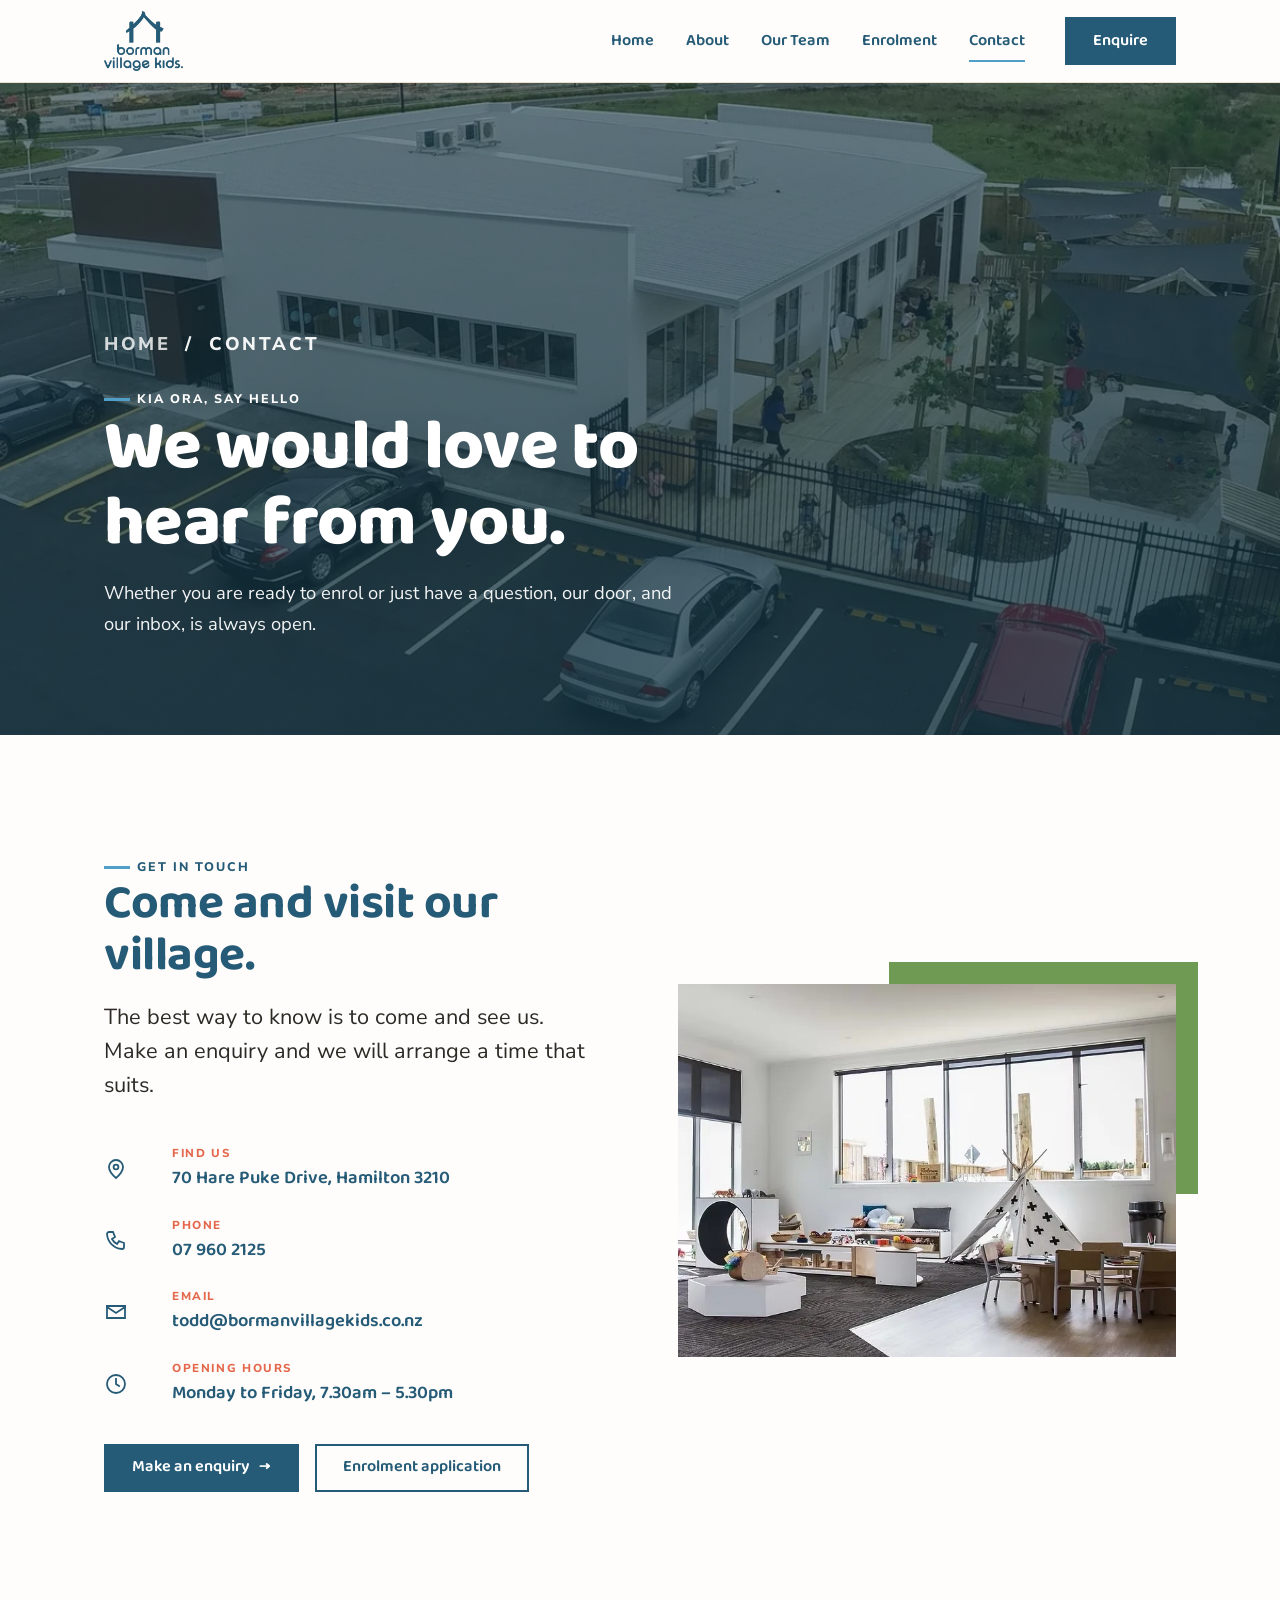
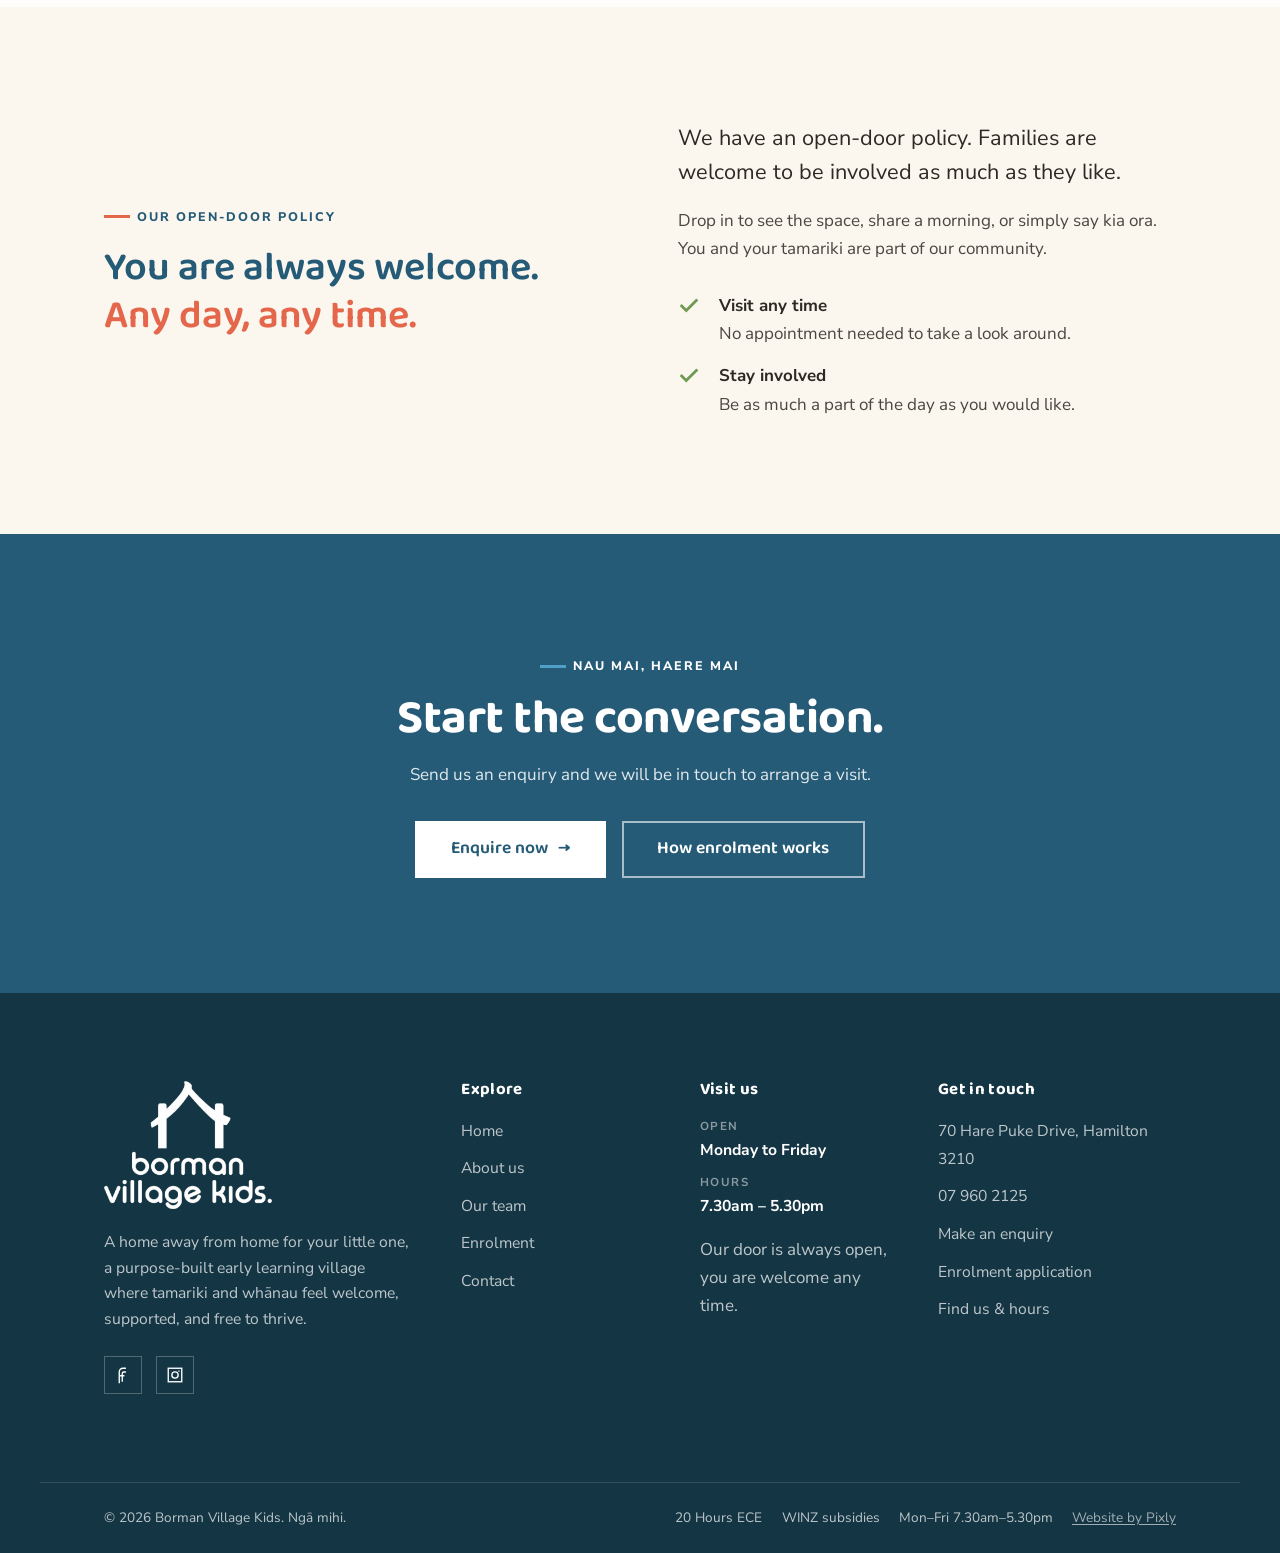
<file: contact.html>
<!DOCTYPE html>
<html lang="en-NZ">
<head>
<meta charset="UTF-8">
<meta name="viewport" content="width=device-width, initial-scale=1, viewport-fit=cover">
<title>Contact | Borman Village Kids</title>
<meta name="description" content="Get in touch with Borman Village Kids. Open Monday to Friday, 7.30am–5.30pm, with an open-door policy. Make an enquiry to arrange a visit.">
<link rel="canonical" href="https://www.bormanvillagekids.co.nz/contact.html">
<meta property="og:type" content="website">
<meta property="og:site_name" content="Borman Village Kids">
<meta property="og:locale" content="en_NZ">
<meta property="og:title" content="Contact | Borman Village Kids">
<meta property="og:description" content="Get in touch with Borman Village Kids. Open Monday to Friday, 7.30am–5.30pm, with an open-door policy. Make an enquiry to arrange a visit.">
<meta property="og:url" content="https://www.bormanvillagekids.co.nz/contact.html">
<meta property="og:image" content="https://www.bormanvillagekids.co.nz/images/og-share.jpg">
<meta property="og:image:width" content="1200">
<meta property="og:image:height" content="630">
<meta name="twitter:card" content="summary_large_image">
<meta name="twitter:title" content="Contact | Borman Village Kids">
<meta name="twitter:description" content="Get in touch with Borman Village Kids. Open Monday to Friday, 7.30am–5.30pm.">
<meta name="twitter:image" content="https://www.bormanvillagekids.co.nz/images/og-share.jpg">
<link rel="preconnect" href="https://fonts.googleapis.com">
<link rel="preconnect" href="https://fonts.gstatic.com" crossorigin>
<link href="https://fonts.googleapis.com/css2?family=Baloo+2:wght@500;600;700;800&family=Nunito+Sans:ital,wght@0,400;0,600;0,700;0,800;1,400&display=swap" rel="stylesheet">
<link rel="stylesheet" href="styles.css">
<link rel="icon" href="/favicon.ico" sizes="any">
<link rel="icon" type="image/png" sizes="32x32" href="images/favicon-32.png">
<link rel="icon" type="image/png" sizes="16x16" href="images/favicon-16.png">
<link rel="apple-touch-icon" href="images/apple-touch-icon.png">
<link rel="manifest" href="site.webmanifest">
<meta name="theme-color" content="#255B77">
<script type="application/ld+json">
{
  "@context": "https://schema.org",
  "@type": "ChildCare",
  "name": "Borman Village Kids",
  "image": "https://www.bormanvillagekids.co.nz/images/og-share.jpg",
  "url": "https://www.bormanvillagekids.co.nz/",
  "telephone": "+64 7 960 2125",
  "email": "todd@bormanvillagekids.co.nz",
  "priceRange": "$$",
  "address": {
    "@type": "PostalAddress",
    "streetAddress": "70 Hare Puke Drive",
    "addressLocality": "Hamilton",
    "postalCode": "3210",
    "addressCountry": "NZ"
  },
  "openingHoursSpecification": {
    "@type": "OpeningHoursSpecification",
    "dayOfWeek": ["Monday","Tuesday","Wednesday","Thursday","Friday"],
    "opens": "07:30",
    "closes": "17:30"
  },
  "sameAs": [
    "https://www.facebook.com/bormanvillagekids",
    "https://www.instagram.com/bormanvillagekids/"
  ]
}
</script>
</head>
<body>

<!-- ============ HEADER ============ -->
<header class="site-header">
  <div class="wrap nav">
    <a class="brand" href="index.html" aria-label="Borman Village Kids, home">
      <span class="brand-logo" aria-hidden="true"></span>
    </a>
    <button class="nav-toggle" aria-label="Open menu" aria-expanded="false" aria-controls="menu">
      <span></span><span></span><span></span>
    </button>
    <nav class="nav-menu" id="menu" aria-label="Main navigation">
      <a class="nav-link" href="index.html">Home</a>
      <a class="nav-link" href="about.html">About</a>
      <a class="nav-link" href="team.html">Our Team</a>
      <a class="nav-link" href="enrolment.html">Enrolment</a>
      <a class="nav-link active" href="contact.html">Contact</a>
      <a class="btn btn-primary nav-cta" href="https://www.discoverchildcare.co.nz/widget/enquiry?centreToken=dceecf94-3225-4d97-84d3-f07caacab0c3" target="_blank" rel="noopener">Enquire</a>
    </nav>
  </div>
</header>
<div class="nav-backdrop"></div>

<main id="main">

  <!-- ============ PAGE HERO ============ -->
  <section class="page-hero">
    <div class="page-hero-media">
      <img fetchpriority="high" src="images/location.webp" alt="Aerial view of Borman Village Kids, showing the centre, car park and large outdoor play space.">
    </div>
    <div class="wrap">
      <p class="crumb"><a href="index.html">Home</a> &nbsp;/&nbsp; Contact</p>
      <span class="kicker">Kia ora, say hello</span>
      <h1>We would love to hear from you.</h1>
      <p>Whether you are ready to enrol or just have a question, our door, and our inbox, is always open.</p>
    </div>
  </section>

  <!-- ============ CONTACT DETAILS ============ -->
  <section class="section">
    <div class="wrap">
      <div class="split">
        <div class="split-body reveal">
          <span class="kicker">Get in touch</span>
          <h2>Come and visit our village.</h2>
          <p class="lead mt-s">The best way to know is to come and see us. Make an enquiry and we will arrange a time that suits.</p>

          <div class="contact-list mt-l">
            <div class="contact-row">
              <span class="c-ico" aria-hidden="true"><svg viewBox="0 0 24 24" fill="none" stroke="currentColor" stroke-width="1.8" stroke-linecap="square"><path d="M12 21s-7-6-7-11a7 7 0 0 1 14 0c0 5-7 11-7 11Z"/><circle cx="12" cy="10" r="2.4"/></svg></span>
              <div>
                <span class="lbl">Find us</span>
                <a class="val" href="https://maps.google.com/?q=70+Hare+Puke+Drive,+Hamilton+3210" target="_blank" rel="noopener">70 Hare Puke Drive, Hamilton 3210</a>
              </div>
            </div>
            <div class="contact-row">
              <span class="c-ico" aria-hidden="true"><svg viewBox="0 0 24 24" fill="none" stroke="currentColor" stroke-width="1.8" stroke-linecap="square"><path d="M5 4h4l2 5-3 2a12 12 0 0 0 5 5l2-3 5 2v4a2 2 0 0 1-2 2A16 16 0 0 1 3 6a2 2 0 0 1 2-2Z"/></svg></span>
              <div>
                <span class="lbl">Phone</span>
                <a class="val" href="tel:+6479602125">07 960 2125</a>
              </div>
            </div>
            <div class="contact-row">
              <span class="c-ico" aria-hidden="true"><svg viewBox="0 0 24 24" fill="none" stroke="currentColor" stroke-width="1.8" stroke-linecap="square"><path d="M3 6h18v12H3z"/><path d="m3 7 9 6 9-6"/></svg></span>
              <div>
                <span class="lbl">Email</span>
                <a class="val" href="mailto:todd@bormanvillagekids.co.nz">todd@bormanvillagekids.co.nz</a>
              </div>
            </div>
            <div class="contact-row">
              <span class="c-ico" aria-hidden="true"><svg viewBox="0 0 24 24" fill="none" stroke="currentColor" stroke-width="1.8" stroke-linecap="square"><circle cx="12" cy="12" r="9"/><path d="M12 7v5l3 2"/></svg></span>
              <div>
                <span class="lbl">Opening hours</span>
                <span class="val">Monday to Friday, 7.30am – 5.30pm</span>
              </div>
            </div>
          </div>

          <div class="cta-actions" style="justify-content:flex-start;margin-top:2.2rem">
            <a class="btn btn-primary" href="https://www.discoverchildcare.co.nz/widget/enquiry?centreToken=dceecf94-3225-4d97-84d3-f07caacab0c3" target="_blank" rel="noopener">Make an enquiry <span class="arrow">&rarr;</span></a>
            <a class="btn btn-outline" href="https://www.discoverchildcare.co.nz/widget/enrolmentForm?centreToken=dceecf94-3225-4d97-84d3-f07caacab0c3" target="_blank" rel="noopener">Enrolment application</a>
          </div>
        </div>

        <div class="split-media reveal d1">
          <div class="framed leaf tr">
            <img loading="lazy" decoding="async" src="images/contact-centre.webp" alt="A bright, airy classroom inside Borman Village Kids, with natural light, low shelves and a play teepee.">
          </div>
        </div>
      </div>
    </div>
  </section>

  <!-- ============ OPEN DOOR ============ -->
  <section class="section band-sand">
    <div class="wrap">
      <div class="split">
        <div class="reveal">
          <span class="kicker coral">Our open-door policy</span>
          <p class="pull mt-s">You are always welcome. <span class="hl">Any day, any time.</span></p>
        </div>
        <div class="reveal d1">
          <div class="text-block stack">
            <p class="lead">We have an open-door policy. Families are welcome to be involved as much as they like.</p>
            <p>Drop in to see the space, share a morning, or simply say kia ora. You and your tamariki are part of our community.</p>
          </div>
          <ul class="ticks mt-m">
            <li><span><strong>Visit any time</strong>No appointment needed to take a look around.</span></li>
            <li><span><strong>Stay involved</strong>Be as much a part of the day as you would like.</span></li>
          </ul>
        </div>
      </div>
    </div>
  </section>

  <!-- ============ CTA ============ -->
  <section class="section cta-band">
    <div class="wrap center">
      <span class="kicker on-dark" style="justify-content:center">Nau mai, haere mai</span>
      <h2 class="mt-s">Start the conversation.</h2>
      <p class="maxw mx-auto mt-s">Send us an enquiry and we will be in touch to arrange a visit.</p>
      <div class="cta-actions">
        <a class="btn btn-primary btn-lg" href="https://www.discoverchildcare.co.nz/widget/enquiry?centreToken=dceecf94-3225-4d97-84d3-f07caacab0c3" target="_blank" rel="noopener">Enquire now <span class="arrow">&rarr;</span></a>
        <a class="btn btn-ghost-light btn-lg" href="enrolment.html">How enrolment works</a>
      </div>
    </div>
  </section>

</main>

<!-- ============ FOOTER ============ -->
<footer class="site-footer">
  <div class="wrap footer-top">
    <div class="footer-brand">
      <img loading="lazy" decoding="async" class="f-logo" src="images/logo-white.avif" alt="Borman Village Kids">
      <p>A home away from home for your little one, a purpose-built early learning village where tamariki and whānau feel welcome, supported, and free to thrive.</p>
      <div class="footer-social">
        <a href="https://www.facebook.com/bormanvillagekids" target="_blank" rel="noopener" aria-label="Borman Village Kids on Facebook">
          <svg viewBox="0 0 24 24" fill="none" stroke="currentColor" stroke-width="1.8" stroke-linecap="square"><path d="M15 8h-2a2 2 0 0 0-2 2v10M9 13h4"/><path d="M15 3h-3a5 5 0 0 0-5 5v14"/></svg>
        </a>
        <a href="https://www.instagram.com/bormanvillagekids/" target="_blank" rel="noopener" aria-label="Borman Village Kids on Instagram">
          <svg viewBox="0 0 24 24" fill="none" stroke="currentColor" stroke-width="1.8" stroke-linecap="square"><rect x="3" y="3" width="18" height="18"/><circle cx="12" cy="12" r="4.2"/><path d="M17.2 6.8h.01"/></svg>
        </a>
      </div>
    </div>
    <div class="footer-col">
      <h4>Explore</h4>
      <ul>
        <li><a href="index.html">Home</a></li>
        <li><a href="about.html">About us</a></li>
        <li><a href="team.html">Our team</a></li>
        <li><a href="enrolment.html">Enrolment</a></li>
        <li><a href="contact.html">Contact</a></li>
      </ul>
    </div>
    <div class="footer-col footer-hours">
      <h4>Visit us</h4>
      <ul>
        <li><span class="lbl">Open</span><span>Monday to Friday</span></li>
        <li><span class="lbl">Hours</span><span>7.30am – 5.30pm</span></li>
        <li style="margin-top:1rem">Our door is always open, you are welcome any time.</li>
      </ul>
    </div>
    <div class="footer-col">
      <h4>Get in touch</h4>
      <ul>
        <li><a href="https://maps.google.com/?q=70+Hare+Puke+Drive,+Hamilton+3210" target="_blank" rel="noopener">70 Hare Puke Drive, Hamilton 3210</a></li>
        <li><a href="tel:+6479602125">07 960 2125</a></li>
        <li><a href="https://www.discoverchildcare.co.nz/widget/enquiry?centreToken=dceecf94-3225-4d97-84d3-f07caacab0c3" target="_blank" rel="noopener">Make an enquiry</a></li>
        <li><a href="https://www.discoverchildcare.co.nz/widget/enrolmentForm?centreToken=dceecf94-3225-4d97-84d3-f07caacab0c3" target="_blank" rel="noopener">Enrolment application</a></li>
        <li><a href="contact.html">Find us &amp; hours</a></li>
      </ul>
    </div>
  </div>
  <div class="wrap footer-bar">
    <span>&copy; <span data-year>2026</span> Borman Village Kids. Ngā mihi.</span>
    <div class="footer-bar-right">
      <div class="chips-mini">
        <span>20 Hours ECE</span>
        <span>WINZ subsidies</span>
        <span>Mon–Fri 7.30am–5.30pm</span>
      </div>
      <a class="credit" href="https://pixly.co.nz" target="_blank" rel="noopener">Website by Pixly</a>
    </div>
  </div>
</footer>

<script src="main.js"></script>
</body>
</html>
</file>
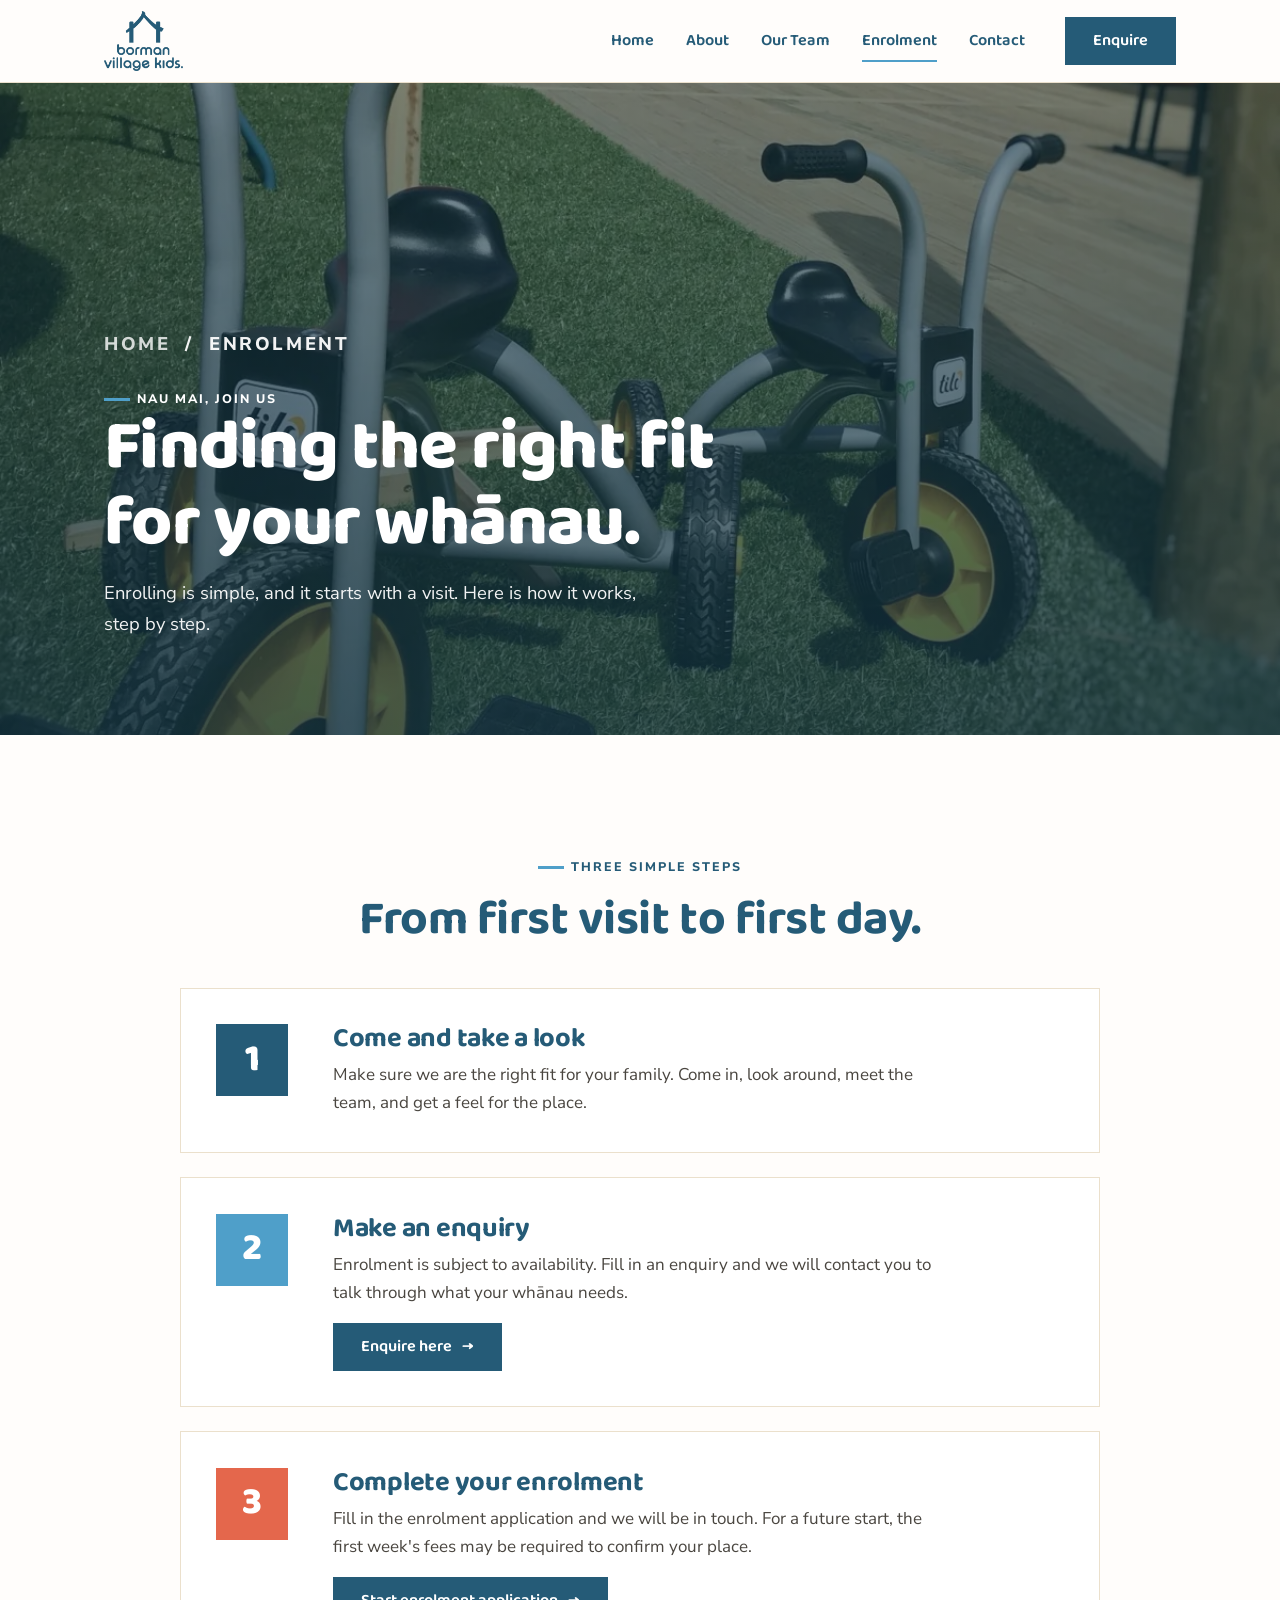
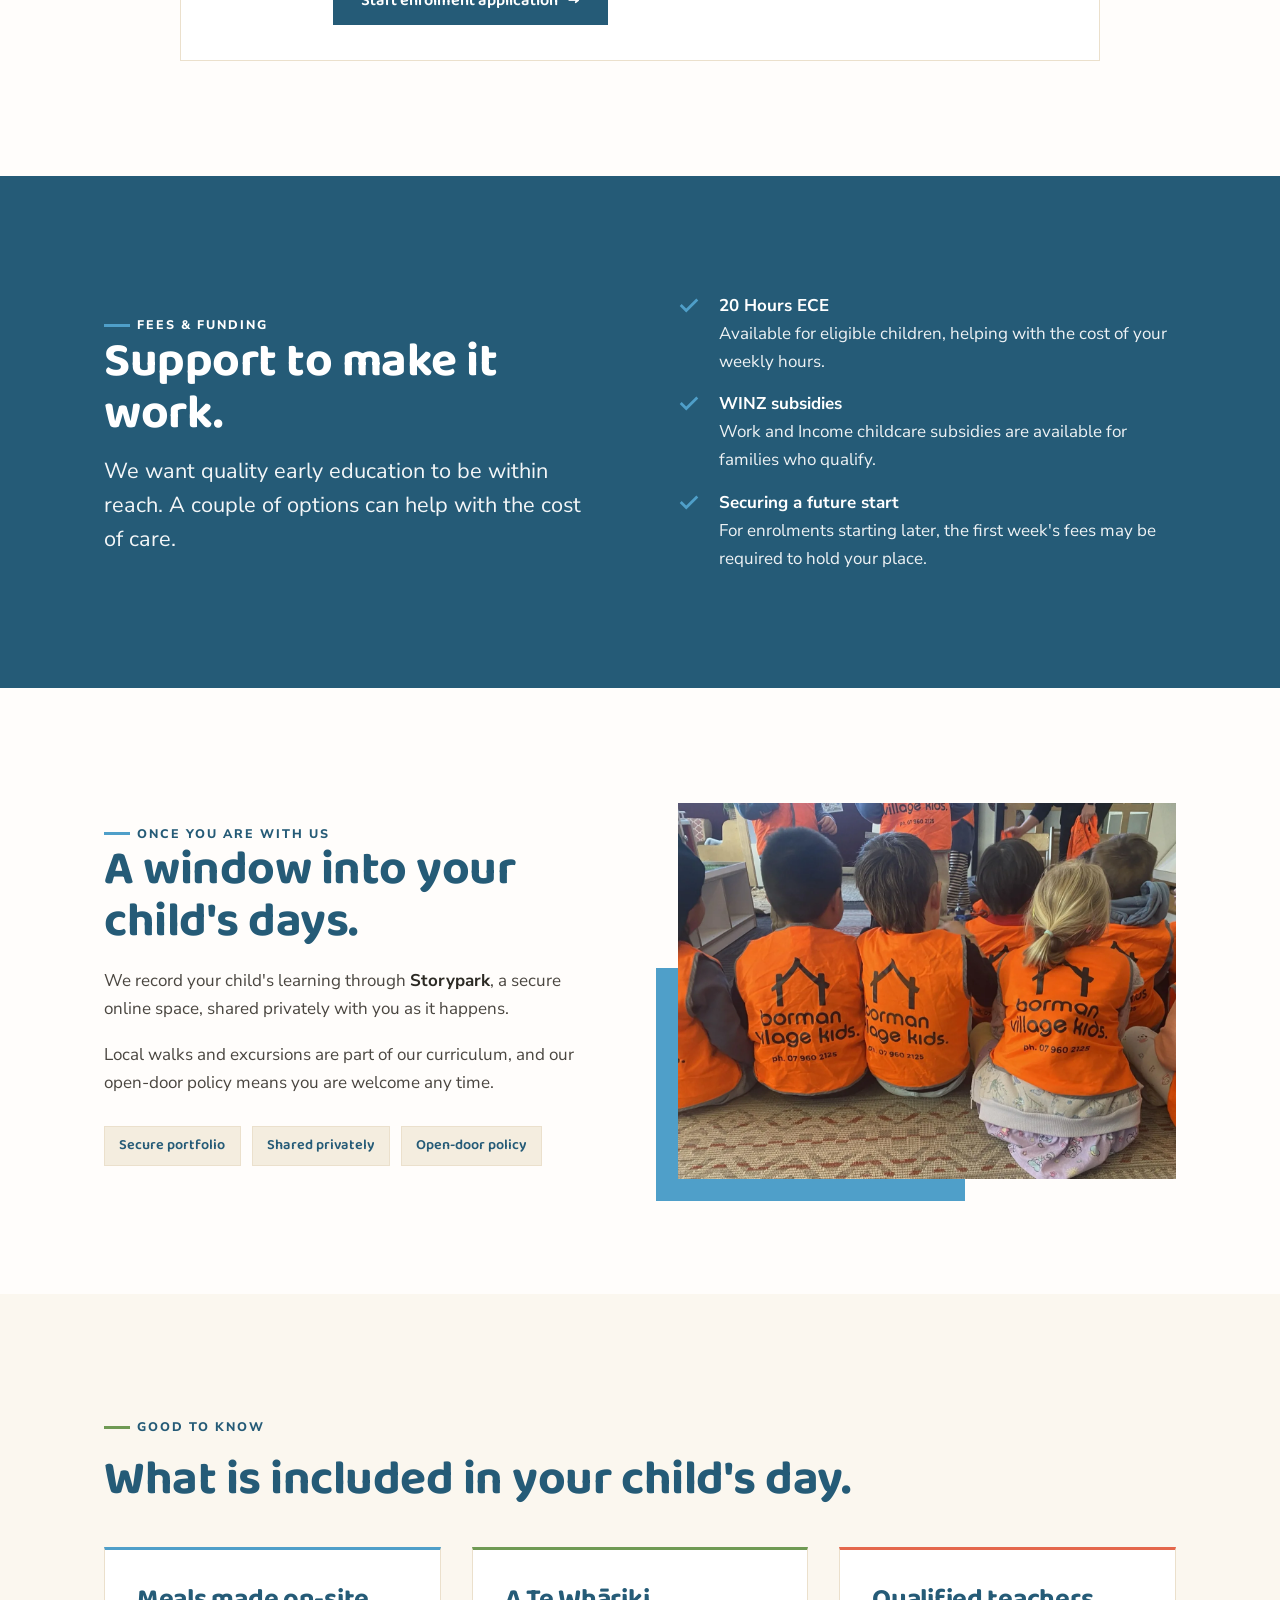
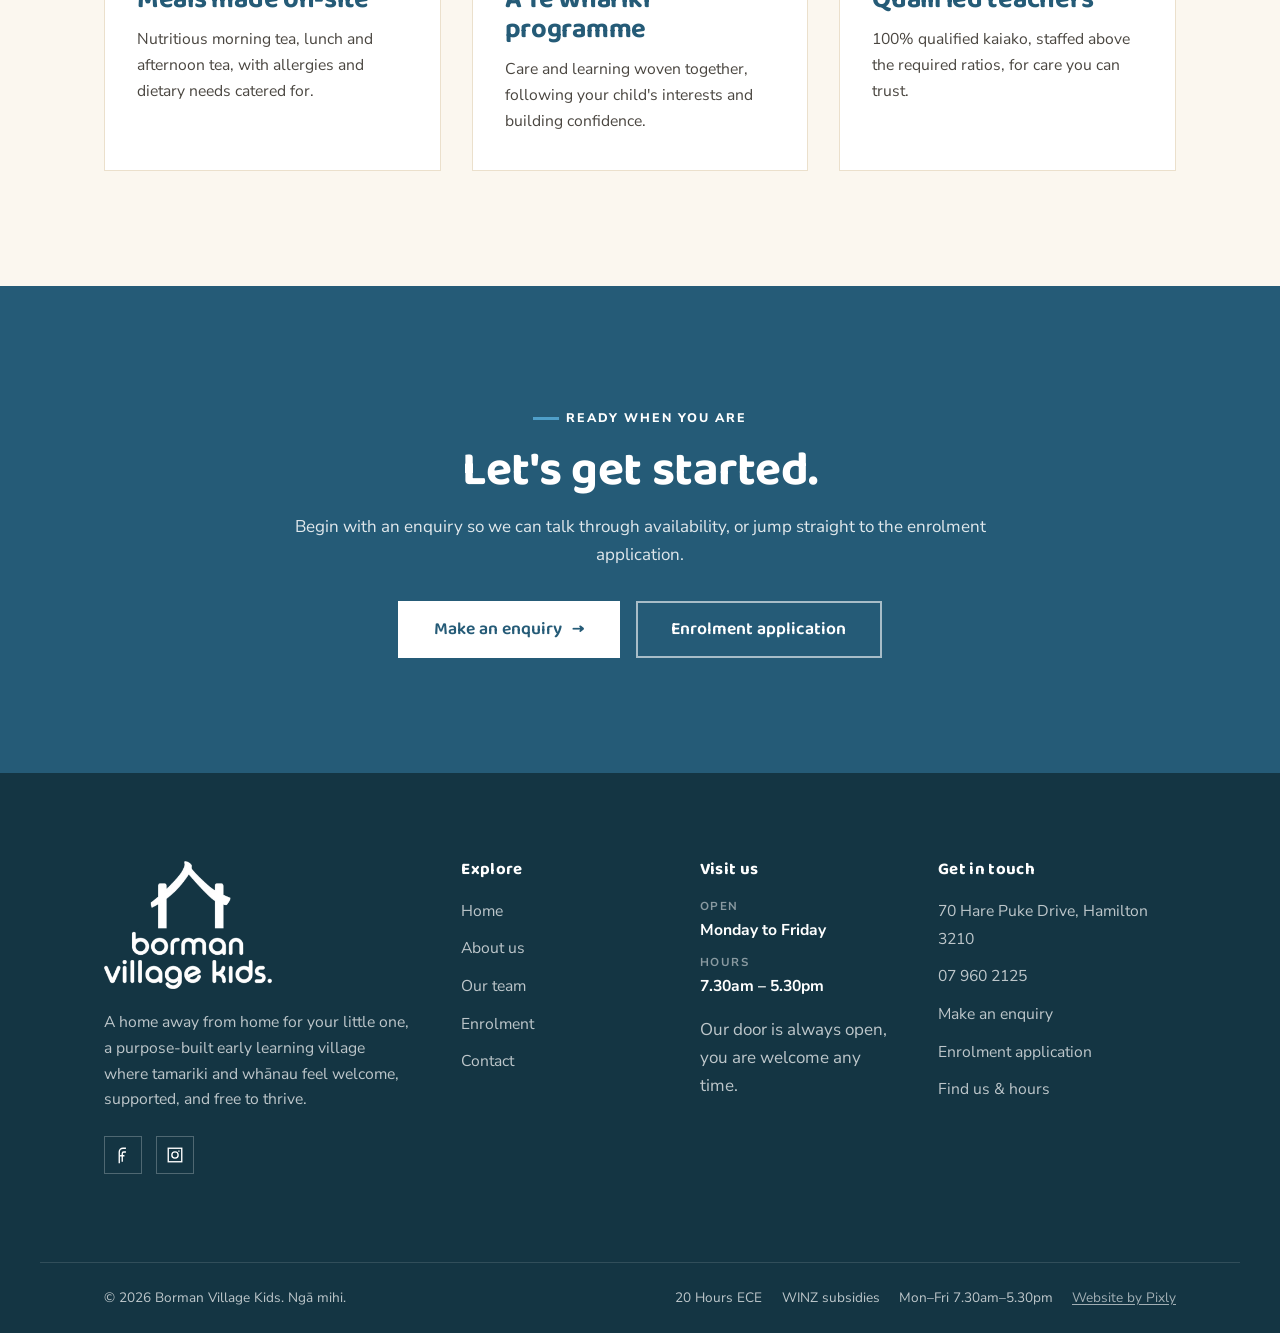
<file: enrolment.html>
<!DOCTYPE html>
<html lang="en-NZ">
<head>
<meta charset="UTF-8">
<meta name="viewport" content="width=device-width, initial-scale=1, viewport-fit=cover">
<title>Enrolment | Borman Village Kids</title>
<meta name="description" content="How to enrol at Borman Village Kids, come and see if we are the right fit, make an enquiry, then complete your enrolment application. 20 Hours ECE and WINZ subsidies available.">
<link rel="canonical" href="https://www.bormanvillagekids.co.nz/enrolment.html">
<meta property="og:type" content="website">
<meta property="og:site_name" content="Borman Village Kids">
<meta property="og:locale" content="en_NZ">
<meta property="og:title" content="Enrolment | Borman Village Kids">
<meta property="og:description" content="How to enrol at Borman Village Kids, come and see if we are the right fit, make an enquiry, then complete your enrolment application. 20 Hours ECE and WINZ subsidies available.">
<meta property="og:url" content="https://www.bormanvillagekids.co.nz/enrolment.html">
<meta property="og:image" content="https://www.bormanvillagekids.co.nz/images/og-share.jpg">
<meta property="og:image:width" content="1200">
<meta property="og:image:height" content="630">
<meta name="twitter:card" content="summary_large_image">
<meta name="twitter:title" content="Enrolment | Borman Village Kids">
<meta name="twitter:description" content="How to enrol at Borman Village Kids. 20 Hours ECE and WINZ subsidies available.">
<meta name="twitter:image" content="https://www.bormanvillagekids.co.nz/images/og-share.jpg">
<link rel="preconnect" href="https://fonts.googleapis.com">
<link rel="preconnect" href="https://fonts.gstatic.com" crossorigin>
<link href="https://fonts.googleapis.com/css2?family=Baloo+2:wght@500;600;700;800&family=Nunito+Sans:ital,wght@0,400;0,600;0,700;0,800;1,400&display=swap" rel="stylesheet">
<link rel="stylesheet" href="styles.css">
<link rel="icon" href="/favicon.ico" sizes="any">
<link rel="icon" type="image/png" sizes="32x32" href="images/favicon-32.png">
<link rel="icon" type="image/png" sizes="16x16" href="images/favicon-16.png">
<link rel="apple-touch-icon" href="images/apple-touch-icon.png">
<link rel="manifest" href="site.webmanifest">
<meta name="theme-color" content="#255B77">
</head>
<body>

<!-- ============ HEADER ============ -->
<header class="site-header">
  <div class="wrap nav">
    <a class="brand" href="index.html" aria-label="Borman Village Kids, home">
      <span class="brand-logo" aria-hidden="true"></span>
    </a>
    <button class="nav-toggle" aria-label="Open menu" aria-expanded="false" aria-controls="menu">
      <span></span><span></span><span></span>
    </button>
    <nav class="nav-menu" id="menu" aria-label="Main navigation">
      <a class="nav-link" href="index.html">Home</a>
      <a class="nav-link" href="about.html">About</a>
      <a class="nav-link" href="team.html">Our Team</a>
      <a class="nav-link active" href="enrolment.html">Enrolment</a>
      <a class="nav-link" href="contact.html">Contact</a>
      <a class="btn btn-primary nav-cta" href="https://www.discoverchildcare.co.nz/widget/enquiry?centreToken=dceecf94-3225-4d97-84d3-f07caacab0c3" target="_blank" rel="noopener">Enquire</a>
    </nav>
  </div>
</header>
<div class="nav-backdrop"></div>

<main id="main">

  <!-- ============ PAGE HERO ============ -->
  <section class="page-hero">
    <div class="page-hero-media">
      <img fetchpriority="high" src="images/bikes.webp" alt="Two trikes on the grass beside a stop sign, ready for play in the outdoor area.">
    </div>
    <div class="wrap">
      <p class="crumb"><a href="index.html">Home</a> &nbsp;/&nbsp; Enrolment</p>
      <span class="kicker">Nau mai, join us</span>
      <h1>Finding the right fit for your whānau.</h1>
      <p>Enrolling is simple, and it starts with a visit. Here is how it works, step by step.</p>
    </div>
  </section>

  <!-- ============ STEPS ============ -->
  <section class="section">
    <div class="wrap">
      <div class="center maxw mx-auto reveal">
        <span class="kicker">Three simple steps</span>
        <h2 class="mt-s">From first visit to first day.</h2>
      </div>
      <div class="steps mt-l" style="max-width:920px;margin-inline:auto">
        <div class="step reveal">
          <div class="step-num">1</div>
          <div>
            <h3>Come and take a look</h3>
            <p>Make sure we are the right fit for your family. Come in, look around, meet the team, and get a feel for the place.</p>
          </div>
        </div>
        <div class="step reveal">
          <div class="step-num">2</div>
          <div>
            <h3>Make an enquiry</h3>
            <p>Enrolment is subject to availability. Fill in an enquiry and we will contact you to talk through what your whānau needs.</p>
            <a class="btn btn-blue step-cta" href="https://www.discoverchildcare.co.nz/widget/enquiry?centreToken=dceecf94-3225-4d97-84d3-f07caacab0c3" target="_blank" rel="noopener">Enquire here <span class="arrow">&rarr;</span></a>
          </div>
        </div>
        <div class="step reveal">
          <div class="step-num">3</div>
          <div>
            <h3>Complete your enrolment</h3>
            <p>Fill in the enrolment application and we will be in touch. For a future start, the first week's fees may be required to confirm your place.</p>
            <a class="btn btn-primary step-cta" href="https://www.discoverchildcare.co.nz/widget/enrolmentForm?centreToken=dceecf94-3225-4d97-84d3-f07caacab0c3" target="_blank" rel="noopener">Start enrolment application <span class="arrow">&rarr;</span></a>
          </div>
        </div>
      </div>
    </div>
  </section>

  <!-- ============ FEES / FUNDING ============ -->
  <section class="section band-primary">
    <div class="wrap">
      <div class="split">
        <div class="reveal">
          <span class="kicker on-dark">Fees &amp; funding</span>
          <h2>Support to make it work.</h2>
          <p class="lead mt-s">We want quality early education to be within reach. A couple of options can help with the cost of care.</p>
        </div>
        <div class="reveal d1">
          <ul class="ticks on-dark">
            <li><span><strong>20 Hours ECE</strong>Available for eligible children, helping with the cost of your weekly hours.</span></li>
            <li><span><strong>WINZ subsidies</strong>Work and Income childcare subsidies are available for families who qualify.</span></li>
            <li><span><strong>Securing a future start</strong>For enrolments starting later, the first week's fees may be required to hold your place.</span></li>
          </ul>
        </div>
      </div>
    </div>
  </section>

  <!-- ============ STORYPARK ============ -->
  <section class="section">
    <div class="wrap">
      <div class="split reverse">
        <div class="split-media reveal">
          <div class="framed">
            <img loading="lazy" decoding="async" src="images/walk-vests.webp" alt="Tamariki sitting together in their Borman Village Kids hi-vis vests, ready for a walk.">
          </div>
        </div>
        <div class="split-body reveal d1">
          <span class="kicker">Once you are with us</span>
          <h2>A window into your child's days.</h2>
          <div class="text-block stack">
            <p>We record your child's learning through <strong>Storypark</strong>, a secure online space, shared privately with you as it happens.</p>
            <p>Local walks and excursions are part of our curriculum, and our open-door policy means you are welcome any time.</p>
          </div>
          <div class="chips mt-m">
            <span class="chip">Secure portfolio</span>
            <span class="chip">Shared privately</span>
            <span class="chip">Open-door policy</span>
          </div>
        </div>
      </div>
    </div>
  </section>

  <!-- ============ WHAT WE OFFER RECAP ============ -->
  <section class="section band-sand">
    <div class="wrap">
      <div class="eyebrow-row">
        <div>
          <span class="kicker leaf">Good to know</span>
          <h2 class="mt-s">What is included in your child's day.</h2>
        </div>
      </div>
      <div class="grid-3">
        <article class="card card-top-rule reveal" style="border-top-color:var(--kowhai)">
          <details class="expander" open>
            <summary><h3>Meals made on-site</h3></summary>
            <p>Nutritious morning tea, lunch and afternoon tea, with allergies and dietary needs catered for.</p>
          </details>
        </article>
        <article class="card card-top-rule reveal d1" style="border-top-color:var(--leaf)">
          <details class="expander" open>
            <summary><h3>A Te Whāriki programme</h3></summary>
            <p>Care and learning woven together, following your child's interests and building confidence.</p>
          </details>
        </article>
        <article class="card card-top-rule reveal d2" style="border-top-color:var(--coral)">
          <details class="expander" open>
            <summary><h3>Qualified teachers</h3></summary>
            <p>100% qualified kaiako, staffed above the required ratios, for care you can trust.</p>
          </details>
        </article>
      </div>
    </div>
  </section>

  <!-- ============ CTA ============ -->
  <section class="section cta-band">
    <div class="wrap center">
      <span class="kicker on-dark" style="justify-content:center">Ready when you are</span>
      <h2 class="mt-s">Let's get started.</h2>
      <p class="maxw mx-auto mt-s">Begin with an enquiry so we can talk through availability, or jump straight to the enrolment application.</p>
      <div class="cta-actions">
        <a class="btn btn-primary btn-lg" href="https://www.discoverchildcare.co.nz/widget/enquiry?centreToken=dceecf94-3225-4d97-84d3-f07caacab0c3" target="_blank" rel="noopener">Make an enquiry <span class="arrow">&rarr;</span></a>
        <a class="btn btn-ghost-light btn-lg" href="https://www.discoverchildcare.co.nz/widget/enrolmentForm?centreToken=dceecf94-3225-4d97-84d3-f07caacab0c3" target="_blank" rel="noopener">Enrolment application</a>
      </div>
    </div>
  </section>

</main>

<!-- ============ FOOTER ============ -->
<footer class="site-footer">
  <div class="wrap footer-top">
    <div class="footer-brand">
      <img loading="lazy" decoding="async" class="f-logo" src="images/logo-white.avif" alt="Borman Village Kids">
      <p>A home away from home for your little one, a purpose-built early learning village where tamariki and whānau feel welcome, supported, and free to thrive.</p>
      <div class="footer-social">
        <a href="https://www.facebook.com/bormanvillagekids" target="_blank" rel="noopener" aria-label="Borman Village Kids on Facebook">
          <svg viewBox="0 0 24 24" fill="none" stroke="currentColor" stroke-width="1.8" stroke-linecap="square"><path d="M15 8h-2a2 2 0 0 0-2 2v10M9 13h4"/><path d="M15 3h-3a5 5 0 0 0-5 5v14"/></svg>
        </a>
        <a href="https://www.instagram.com/bormanvillagekids/" target="_blank" rel="noopener" aria-label="Borman Village Kids on Instagram">
          <svg viewBox="0 0 24 24" fill="none" stroke="currentColor" stroke-width="1.8" stroke-linecap="square"><rect x="3" y="3" width="18" height="18"/><circle cx="12" cy="12" r="4.2"/><path d="M17.2 6.8h.01"/></svg>
        </a>
      </div>
    </div>
    <div class="footer-col">
      <h4>Explore</h4>
      <ul>
        <li><a href="index.html">Home</a></li>
        <li><a href="about.html">About us</a></li>
        <li><a href="team.html">Our team</a></li>
        <li><a href="enrolment.html">Enrolment</a></li>
        <li><a href="contact.html">Contact</a></li>
      </ul>
    </div>
    <div class="footer-col footer-hours">
      <h4>Visit us</h4>
      <ul>
        <li><span class="lbl">Open</span><span>Monday to Friday</span></li>
        <li><span class="lbl">Hours</span><span>7.30am – 5.30pm</span></li>
        <li style="margin-top:1rem">Our door is always open, you are welcome any time.</li>
      </ul>
    </div>
    <div class="footer-col">
      <h4>Get in touch</h4>
      <ul>
        <li><a href="https://maps.google.com/?q=70+Hare+Puke+Drive,+Hamilton+3210" target="_blank" rel="noopener">70 Hare Puke Drive, Hamilton 3210</a></li>
        <li><a href="tel:+6479602125">07 960 2125</a></li>
        <li><a href="https://www.discoverchildcare.co.nz/widget/enquiry?centreToken=dceecf94-3225-4d97-84d3-f07caacab0c3" target="_blank" rel="noopener">Make an enquiry</a></li>
        <li><a href="https://www.discoverchildcare.co.nz/widget/enrolmentForm?centreToken=dceecf94-3225-4d97-84d3-f07caacab0c3" target="_blank" rel="noopener">Enrolment application</a></li>
        <li><a href="contact.html">Find us &amp; hours</a></li>
      </ul>
    </div>
  </div>
  <div class="wrap footer-bar">
    <span>&copy; <span data-year>2026</span> Borman Village Kids. Ngā mihi.</span>
    <div class="footer-bar-right">
      <div class="chips-mini">
        <span>20 Hours ECE</span>
        <span>WINZ subsidies</span>
        <span>Mon–Fri 7.30am–5.30pm</span>
      </div>
      <a class="credit" href="https://pixly.co.nz" target="_blank" rel="noopener">Website by Pixly</a>
    </div>
  </div>
</footer>

<script src="main.js"></script>
</body>
</html>
</file>
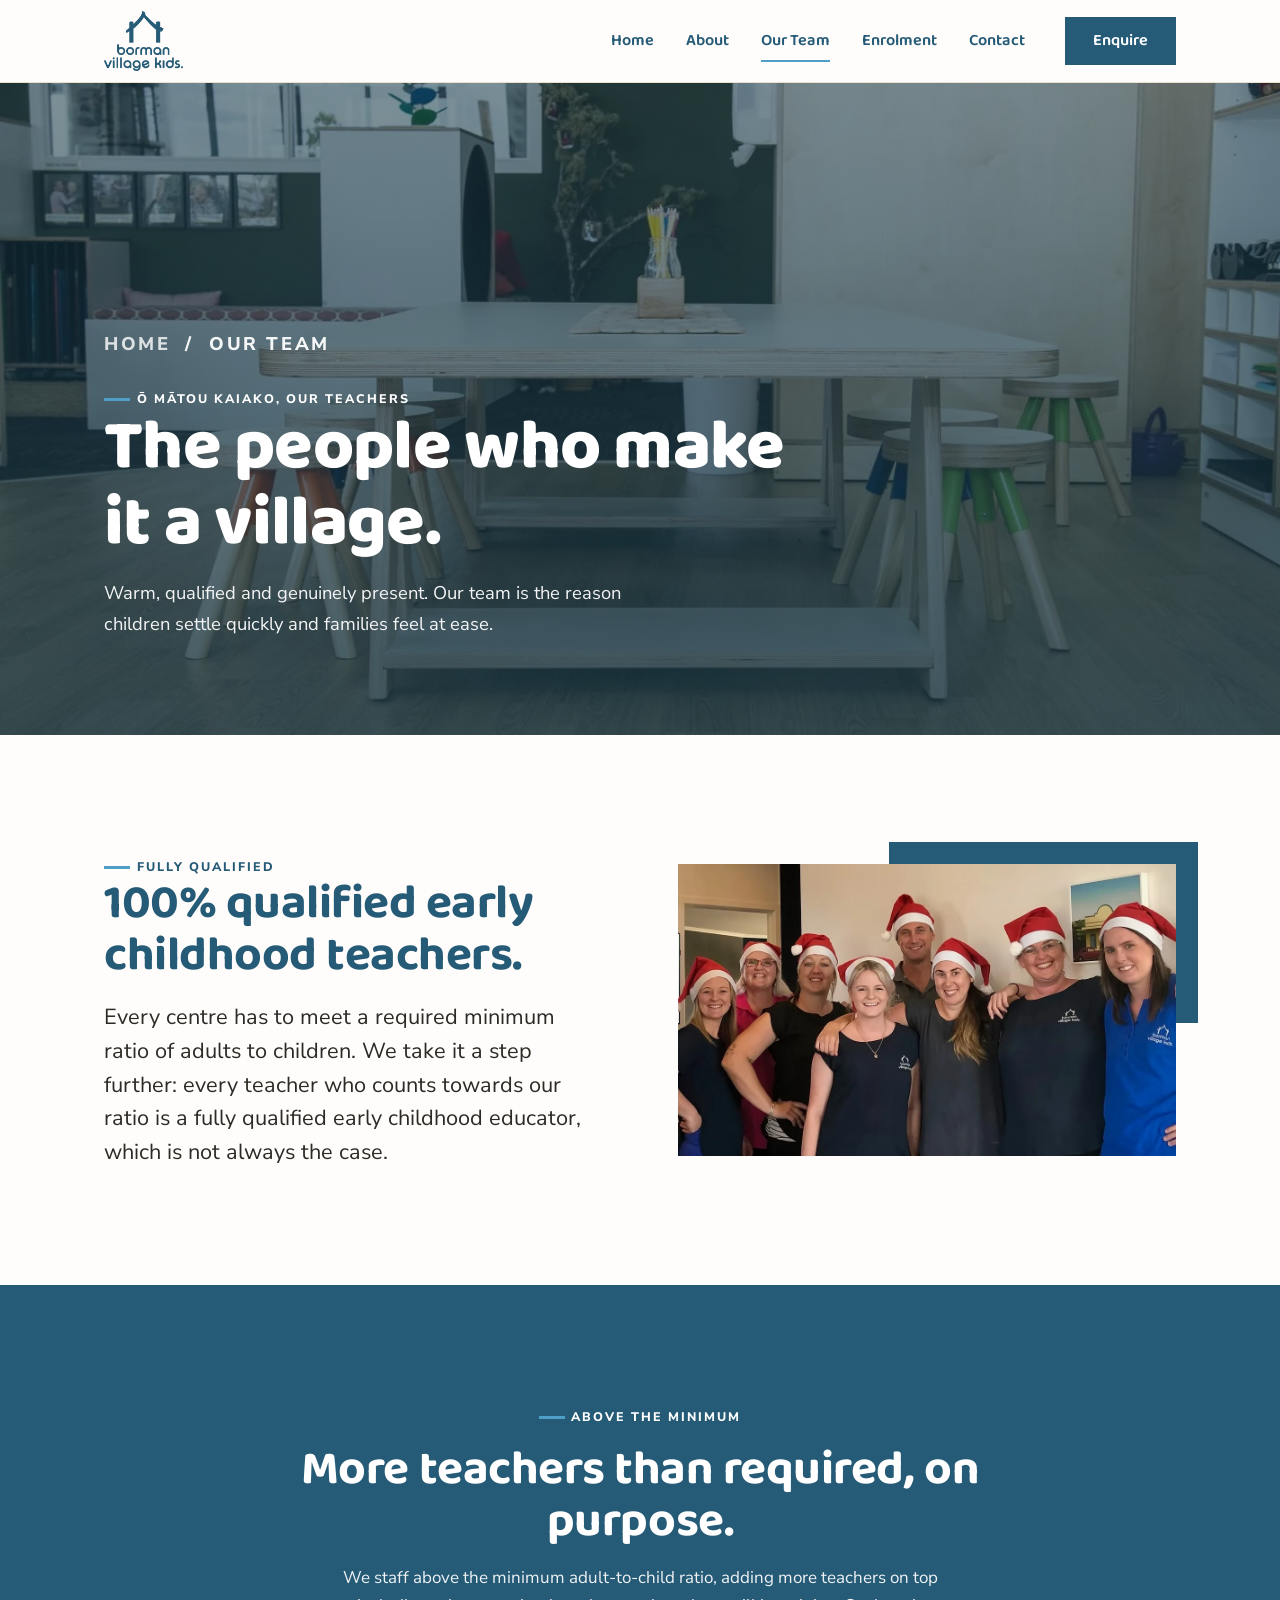
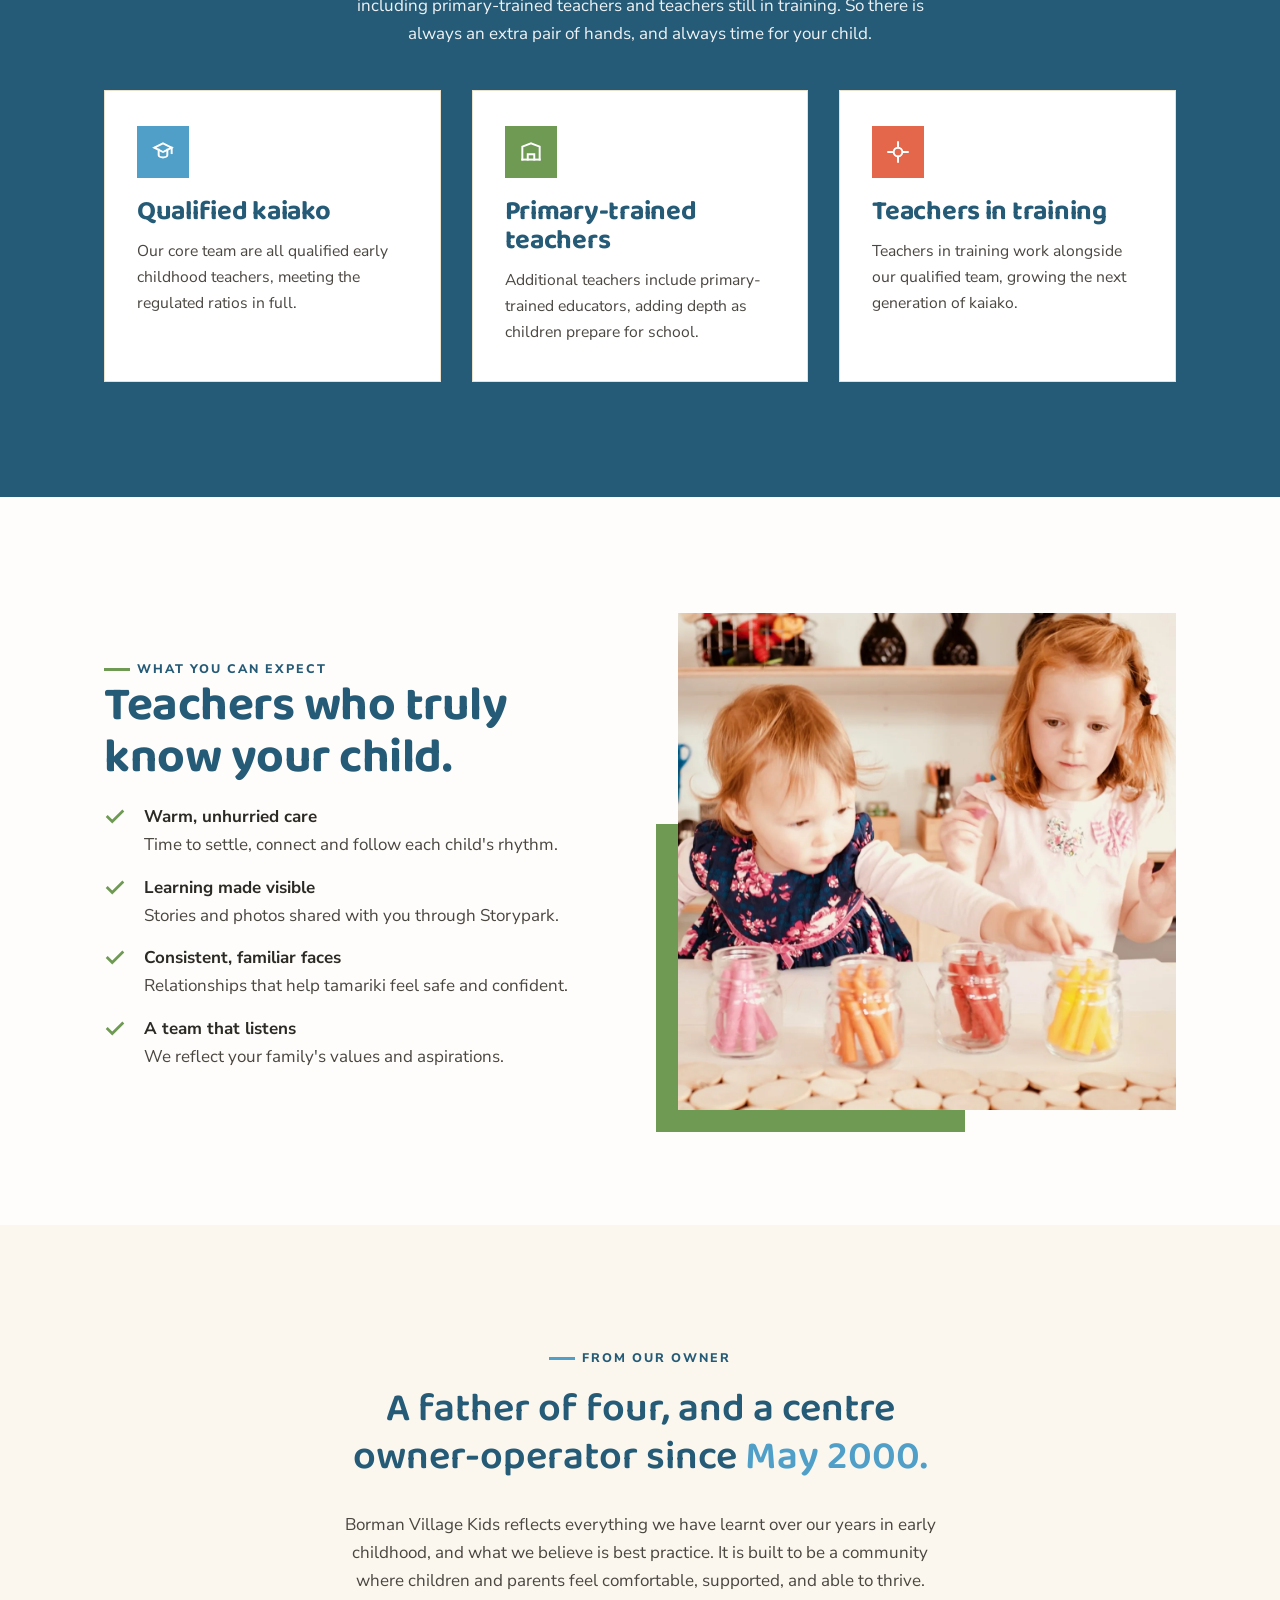
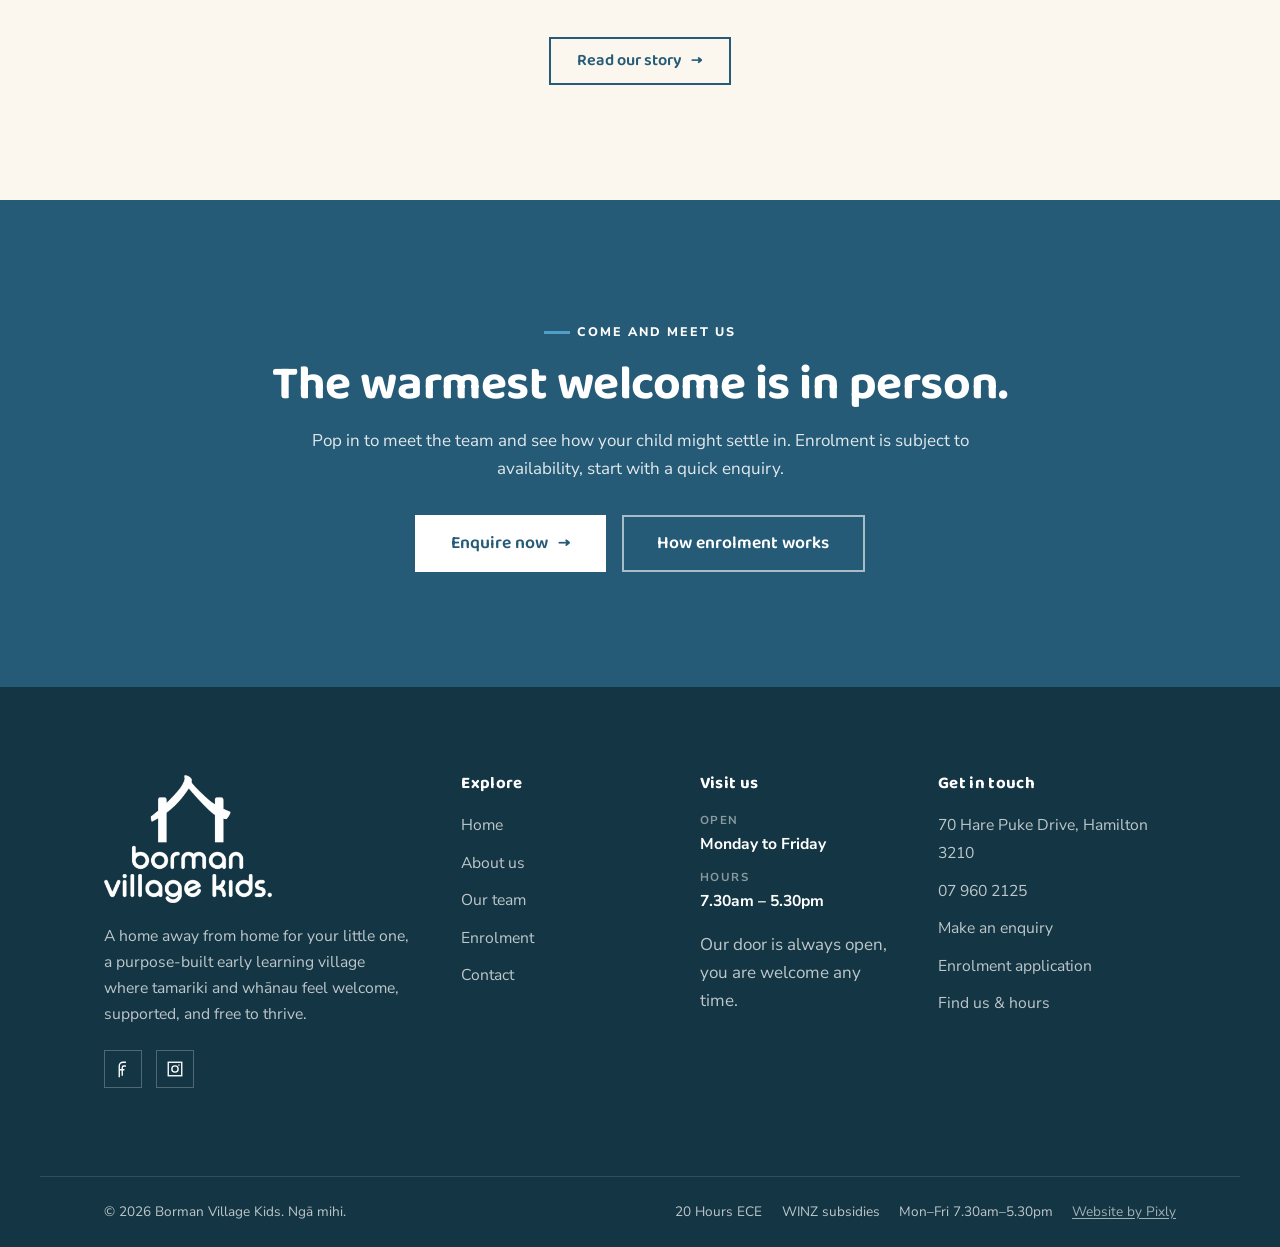
<file: team.html>
<!DOCTYPE html>
<html lang="en-NZ">
<head>
<meta charset="UTF-8">
<meta name="viewport" content="width=device-width, initial-scale=1, viewport-fit=cover">
<title>Our Team | Borman Village Kids</title>
<meta name="description" content="Our kaiako are 100% qualified early childhood teachers. We staff above the government-regulated ratios, with primary-trained and trainee teachers too, so there is always time for your child.">
<link rel="canonical" href="https://www.bormanvillagekids.co.nz/team.html">
<meta property="og:type" content="website">
<meta property="og:site_name" content="Borman Village Kids">
<meta property="og:locale" content="en_NZ">
<meta property="og:title" content="Our Team | Borman Village Kids">
<meta property="og:description" content="Our kaiako are 100% qualified early childhood teachers. We staff above the government-regulated ratios, with primary-trained and trainee teachers too, so there is always time for your child.">
<meta property="og:url" content="https://www.bormanvillagekids.co.nz/team.html">
<meta property="og:image" content="https://www.bormanvillagekids.co.nz/images/og-share.jpg">
<meta property="og:image:width" content="1200">
<meta property="og:image:height" content="630">
<meta name="twitter:card" content="summary_large_image">
<meta name="twitter:title" content="Our Team | Borman Village Kids">
<meta name="twitter:description" content="Our kaiako are 100% qualified early childhood teachers, staffed above the government-regulated ratios.">
<meta name="twitter:image" content="https://www.bormanvillagekids.co.nz/images/og-share.jpg">
<link rel="preconnect" href="https://fonts.googleapis.com">
<link rel="preconnect" href="https://fonts.gstatic.com" crossorigin>
<link href="https://fonts.googleapis.com/css2?family=Baloo+2:wght@500;600;700;800&family=Nunito+Sans:ital,wght@0,400;0,600;0,700;0,800;1,400&display=swap" rel="stylesheet">
<link rel="stylesheet" href="styles.css">
<link rel="icon" href="/favicon.ico" sizes="any">
<link rel="icon" type="image/png" sizes="32x32" href="images/favicon-32.png">
<link rel="icon" type="image/png" sizes="16x16" href="images/favicon-16.png">
<link rel="apple-touch-icon" href="images/apple-touch-icon.png">
<link rel="manifest" href="site.webmanifest">
<meta name="theme-color" content="#255B77">
</head>
<body>

<!-- ============ HEADER ============ -->
<header class="site-header">
  <div class="wrap nav">
    <a class="brand" href="index.html" aria-label="Borman Village Kids, home">
      <span class="brand-logo" aria-hidden="true"></span>
    </a>
    <button class="nav-toggle" aria-label="Open menu" aria-expanded="false" aria-controls="menu">
      <span></span><span></span><span></span>
    </button>
    <nav class="nav-menu" id="menu" aria-label="Main navigation">
      <a class="nav-link" href="index.html">Home</a>
      <a class="nav-link" href="about.html">About</a>
      <a class="nav-link active" href="team.html">Our Team</a>
      <a class="nav-link" href="enrolment.html">Enrolment</a>
      <a class="nav-link" href="contact.html">Contact</a>
      <a class="btn btn-primary nav-cta" href="https://www.discoverchildcare.co.nz/widget/enquiry?centreToken=dceecf94-3225-4d97-84d3-f07caacab0c3" target="_blank" rel="noopener">Enquire</a>
    </nav>
  </div>
</header>
<div class="nav-backdrop"></div>

<main id="main">

  <!-- ============ PAGE HERO ============ -->
  <section class="page-hero">
    <div class="page-hero-media">
      <img fetchpriority="high" src="images/room.webp" alt="A calm classroom with a natural plywood table and colourful child-sized stools.">
    </div>
    <div class="wrap">
      <p class="crumb"><a href="index.html">Home</a> &nbsp;/&nbsp; Our Team</p>
      <span class="kicker">Ō mātou kaiako, our teachers</span>
      <h1>The people who make it a village.</h1>
      <p>Warm, qualified and genuinely present. Our team is the reason children settle quickly and families feel at ease.</p>
    </div>
  </section>

  <!-- ============ INTRO / QUALIFIED ============ -->
  <section class="section">
    <div class="wrap">
      <div class="split">
        <div class="split-body reveal">
          <span class="kicker">Fully qualified</span>
          <h2>100% qualified early childhood teachers.</h2>
          <div class="text-block stack">
            <p class="lead">Every centre has to meet a required minimum ratio of adults to children. We take it a step further: every teacher who counts towards our ratio is a fully qualified early childhood educator, which is not always the case.</p>
          </div>
        </div>
        <div class="split-media reveal d1">
          <div class="framed primary tr">
            <img loading="lazy" decoding="async" src="images/team-play.webp" alt="The Borman Village Kids teaching team together, smiling in festive Santa hats.">
          </div>
        </div>
      </div>
    </div>
  </section>

  <!-- ============ ABOVE RATIOS ============ -->
  <section class="section band-primary">
    <div class="wrap">
      <div class="center maxw mx-auto reveal">
        <span class="kicker on-dark" style="justify-content:center">Above the minimum</span>
        <h2 class="mt-s">More teachers than required, on purpose.</h2>
        <p class="mt-s mx-auto">We staff above the minimum adult-to-child ratio, adding more teachers on top including primary-trained teachers and teachers still in training. So there is always an extra pair of hands, and always time for your child.</p>
      </div>
      <div class="grid-3 mt-l">
        <article class="card reveal">
          <span class="card-badge accent" style="background:var(--kowhai);color:#fff" aria-hidden="true"><svg viewBox="0 0 24 24" fill="none" stroke="currentColor" stroke-width="1.8" stroke-linecap="square"><path d="M4 8l8-4 8 4-8 4-8-4Z"/><path d="M8 10v5c0 1 1.8 2 4 2s4-1 4-2v-5"/><path d="M20 8v5"/></svg></span>
          <details class="expander" open>
            <summary><h3>Qualified kaiako</h3></summary>
            <p>Our core team are all qualified early childhood teachers, meeting the regulated ratios in full.</p>
          </details>
        </article>
        <article class="card reveal d1">
          <span class="card-badge" style="background:var(--leaf);color:#fff" aria-hidden="true"><svg viewBox="0 0 24 24" fill="none" stroke="currentColor" stroke-width="1.8" stroke-linecap="square"><path d="M4 19V7l8-3 8 3v12"/><path d="M4 19h16"/><path d="M9 19v-5h6v5"/></svg></span>
          <details class="expander" open>
            <summary><h3>Primary-trained teachers</h3></summary>
            <p>Additional teachers include primary-trained educators, adding depth as children prepare for school.</p>
          </details>
        </article>
        <article class="card reveal d2">
          <span class="card-badge" style="background:var(--coral);color:#fff" aria-hidden="true"><svg viewBox="0 0 24 24" fill="none" stroke="currentColor" stroke-width="1.8" stroke-linecap="square"><path d="M12 3v4M12 17v4M3 12h4M17 12h4"/><circle cx="12" cy="12" r="4"/></svg></span>
          <details class="expander" open>
            <summary><h3>Teachers in training</h3></summary>
            <p>Teachers in training work alongside our qualified team, growing the next generation of kaiako.</p>
          </details>
        </article>
      </div>
    </div>
  </section>

  <!-- ============ WHAT TO EXPECT ============ -->
  <section class="section">
    <div class="wrap">
      <div class="split reverse">
        <div class="split-media reveal">
          <div class="framed leaf">
            <img loading="lazy" decoding="async" src="images/home-gallery-1.webp" alt="Two children exploring coloured pieces together, supported by their teachers.">
          </div>
        </div>
        <div class="split-body reveal d1">
          <span class="kicker leaf">What you can expect</span>
          <h2>Teachers who truly know your child.</h2>
          <ul class="ticks mt-s">
            <li><span><strong>Warm, unhurried care</strong>Time to settle, connect and follow each child's rhythm.</span></li>
            <li><span><strong>Learning made visible</strong>Stories and photos shared with you through Storypark.</span></li>
            <li><span><strong>Consistent, familiar faces</strong>Relationships that help tamariki feel safe and confident.</span></li>
            <li><span><strong>A team that listens</strong>We reflect your family's values and aspirations.</span></li>
          </ul>
        </div>
      </div>
    </div>
  </section>

  <!-- ============ OWNER NOTE ============ -->
  <section class="section band-sand">
    <div class="wrap center maxw mx-auto reveal">
      <span class="kicker" style="justify-content:center">From our owner</span>
      <p class="pull mx-auto mt-s" style="max-width:26ch">A father of four, and a centre owner-operator since <span class="hl" style="color:var(--kowhai)">May 2000.</span></p>
      <p class="mt-m mx-auto">Borman Village Kids reflects everything we have learnt over our years in early childhood, and what we believe is best practice. It is built to be a community where children and parents feel comfortable, supported, and able to thrive.</p>
      <a class="btn btn-outline mt-l" href="about.html">Read our story <span class="arrow">&rarr;</span></a>
    </div>
  </section>

  <!-- ============ CTA ============ -->
  <section class="section cta-band">
    <div class="wrap center">
      <span class="kicker on-dark" style="justify-content:center">Come and meet us</span>
      <h2 class="mt-s">The warmest welcome is in person.</h2>
      <p class="maxw mx-auto mt-s">Pop in to meet the team and see how your child might settle in. Enrolment is subject to availability, start with a quick enquiry.</p>
      <div class="cta-actions">
        <a class="btn btn-primary btn-lg" href="https://www.discoverchildcare.co.nz/widget/enquiry?centreToken=dceecf94-3225-4d97-84d3-f07caacab0c3" target="_blank" rel="noopener">Enquire now <span class="arrow">&rarr;</span></a>
        <a class="btn btn-ghost-light btn-lg" href="enrolment.html">How enrolment works</a>
      </div>
    </div>
  </section>

</main>

<!-- ============ FOOTER ============ -->
<footer class="site-footer">
  <div class="wrap footer-top">
    <div class="footer-brand">
      <img loading="lazy" decoding="async" class="f-logo" src="images/logo-white.avif" alt="Borman Village Kids">
      <p>A home away from home for your little one, a purpose-built early learning village where tamariki and whānau feel welcome, supported, and free to thrive.</p>
      <div class="footer-social">
        <a href="https://www.facebook.com/bormanvillagekids" target="_blank" rel="noopener" aria-label="Borman Village Kids on Facebook">
          <svg viewBox="0 0 24 24" fill="none" stroke="currentColor" stroke-width="1.8" stroke-linecap="square"><path d="M15 8h-2a2 2 0 0 0-2 2v10M9 13h4"/><path d="M15 3h-3a5 5 0 0 0-5 5v14"/></svg>
        </a>
        <a href="https://www.instagram.com/bormanvillagekids/" target="_blank" rel="noopener" aria-label="Borman Village Kids on Instagram">
          <svg viewBox="0 0 24 24" fill="none" stroke="currentColor" stroke-width="1.8" stroke-linecap="square"><rect x="3" y="3" width="18" height="18"/><circle cx="12" cy="12" r="4.2"/><path d="M17.2 6.8h.01"/></svg>
        </a>
      </div>
    </div>
    <div class="footer-col">
      <h4>Explore</h4>
      <ul>
        <li><a href="index.html">Home</a></li>
        <li><a href="about.html">About us</a></li>
        <li><a href="team.html">Our team</a></li>
        <li><a href="enrolment.html">Enrolment</a></li>
        <li><a href="contact.html">Contact</a></li>
      </ul>
    </div>
    <div class="footer-col footer-hours">
      <h4>Visit us</h4>
      <ul>
        <li><span class="lbl">Open</span><span>Monday to Friday</span></li>
        <li><span class="lbl">Hours</span><span>7.30am – 5.30pm</span></li>
        <li style="margin-top:1rem">Our door is always open, you are welcome any time.</li>
      </ul>
    </div>
    <div class="footer-col">
      <h4>Get in touch</h4>
      <ul>
        <li><a href="https://maps.google.com/?q=70+Hare+Puke+Drive,+Hamilton+3210" target="_blank" rel="noopener">70 Hare Puke Drive, Hamilton 3210</a></li>
        <li><a href="tel:+6479602125">07 960 2125</a></li>
        <li><a href="https://www.discoverchildcare.co.nz/widget/enquiry?centreToken=dceecf94-3225-4d97-84d3-f07caacab0c3" target="_blank" rel="noopener">Make an enquiry</a></li>
        <li><a href="https://www.discoverchildcare.co.nz/widget/enrolmentForm?centreToken=dceecf94-3225-4d97-84d3-f07caacab0c3" target="_blank" rel="noopener">Enrolment application</a></li>
        <li><a href="contact.html">Find us &amp; hours</a></li>
      </ul>
    </div>
  </div>
  <div class="wrap footer-bar">
    <span>&copy; <span data-year>2026</span> Borman Village Kids. Ngā mihi.</span>
    <div class="footer-bar-right">
      <div class="chips-mini">
        <span>20 Hours ECE</span>
        <span>WINZ subsidies</span>
        <span>Mon–Fri 7.30am–5.30pm</span>
      </div>
      <a class="credit" href="https://pixly.co.nz" target="_blank" rel="noopener">Website by Pixly</a>
    </div>
  </div>
</footer>

<script src="main.js"></script>
</body>
</html>
</file>
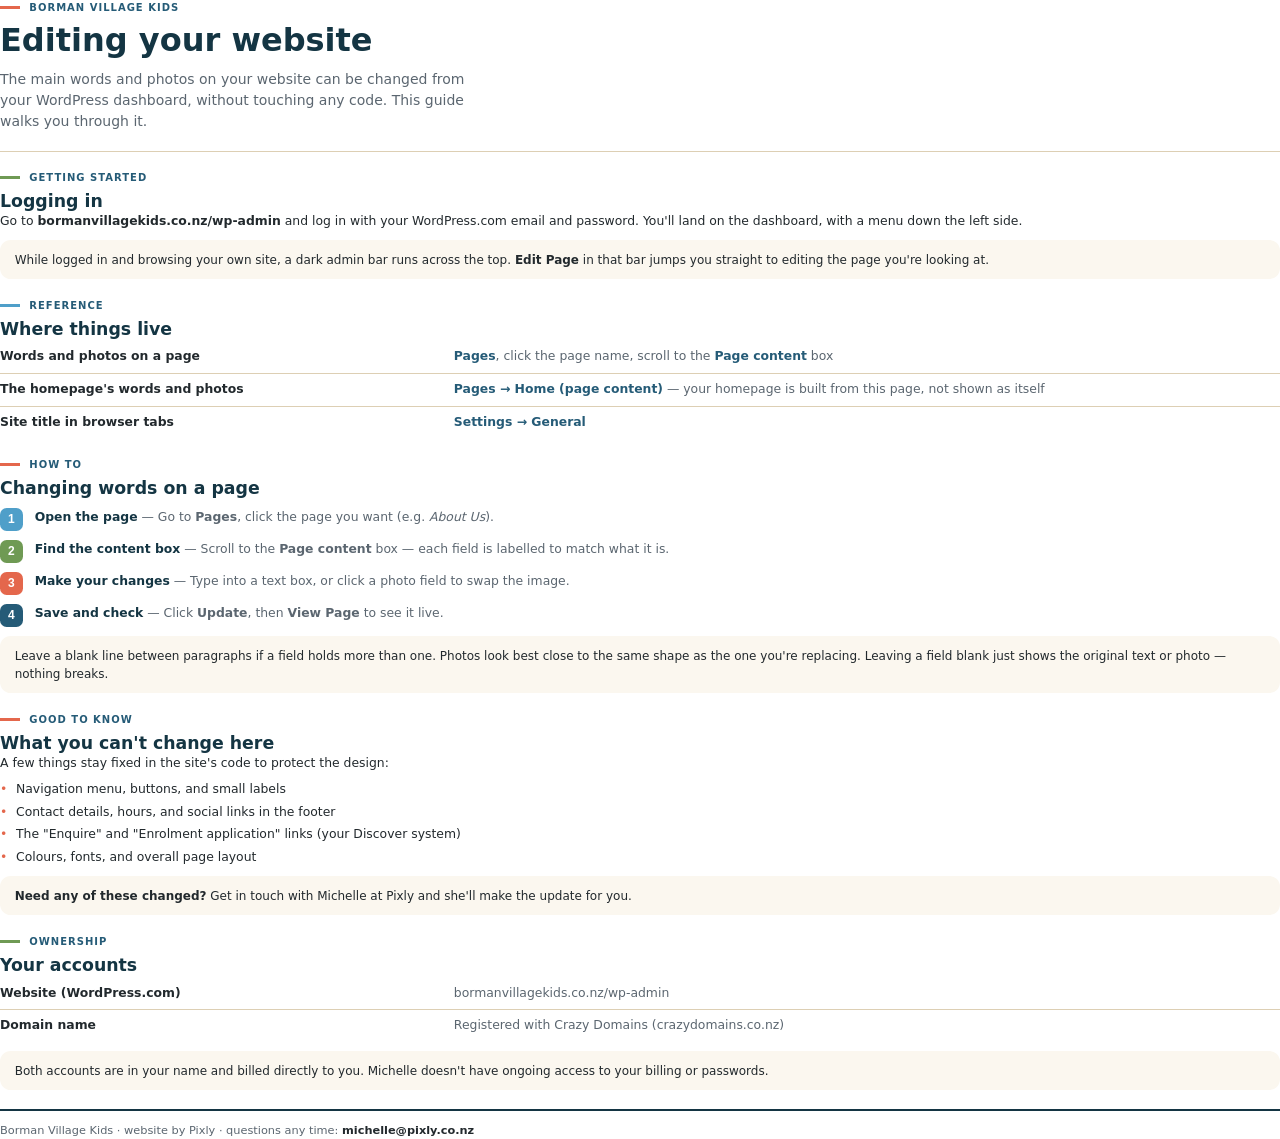
<file: wordpress/editing-guide.html>
<!DOCTYPE html>
<html lang="en-NZ">
<head>
<meta charset="UTF-8">
<title>Editing your website | Borman Village Kids</title>
<style>
  :root {
    --primary: #255B77;
    --primary-900: #143543;
    --kowhai: #4F9FC9;
    --coral: #E4674C;
    --leaf: #6F9A54;
    --sand-050: #FBF7EF;
    --sand-300: #DDCFB4;
    --ink: #22292D;
    --muted: #5B6670;
  }
  @page { size: A4; margin: 16mm 18mm; }
  * { box-sizing: border-box; }
  body {
    font-family: "Nunito Sans", system-ui, sans-serif;
    color: var(--ink);
    font-size: 9.3pt;
    line-height: 1.5;
    margin: 0;
    background: #fff;
  }
  h1, h2, h3 {
    font-family: "Baloo 2", system-ui, sans-serif;
    font-weight: 700;
    color: var(--primary-900);
    line-height: 1.15;
    margin: 0;
  }
  h1 { font-size: 24pt; font-weight: 800; }
  h2 { font-size: 13pt; }
  p { margin: 0 0 6pt; }
  ul { margin: 0 0 6pt; padding-left: 0; list-style: none; }
  li { margin-bottom: 3pt; padding-left: 12pt; position: relative; }
  li::before { content: "•"; position: absolute; left: 0; color: var(--coral); }
  strong { font-weight: 800; }
  .path { font-weight: 800; color: var(--primary); }

  .kicker {
    display: flex; align-items: center; gap: 7pt;
    text-transform: uppercase; letter-spacing: .1em; font-size: 7.5pt; font-weight: 800;
    color: var(--primary); margin-bottom: 5pt;
  }
  .kicker::before { content: ""; width: 15pt; height: 2.2pt; background: var(--coral); display: inline-block; }
  .kicker.leaf::before { background: var(--leaf); }
  .kicker.kowhai::before { background: var(--kowhai); }

  .intro { font-size: 10.5pt; color: var(--muted); max-width: 34em; margin: 8pt 0 0; }

  .section { break-inside: avoid-page; margin-bottom: 14pt; }

  .band {
    background: var(--sand-050);
    border-radius: 8pt;
    padding: 8pt 11pt;
    margin: 7pt 0 0;
    break-inside: avoid;
    font-size: 9pt;
  }
  .band p:last-child, .band ul:last-child { margin-bottom: 0; }

  .steps { margin: 7pt 0 0; padding: 0; }
  .step { display: flex; gap: 9pt; margin-bottom: 7pt; break-inside: avoid; }
  .step-num {
    flex-shrink: 0; width: 17pt; height: 17pt; border-radius: 5pt;
    display: flex; align-items: center; justify-content: center;
    font-family: "Baloo 2", sans-serif; font-weight: 800; font-size: 9pt; color: #fff;
  }
  .step-body h3 { font-size: 9.3pt; display: inline; }
  .step-body p { display: inline; margin: 0; color: var(--muted); }
  .step-body h3::after { content: " — "; color: var(--muted); font-weight: 400; }

  .kv { margin: 6pt 0 0; }
  .kv-row { display: flex; gap: 14pt; padding: 5pt 0; border-bottom: 1px solid var(--sand-300); break-inside: avoid; }
  .kv-row:first-child { padding-top: 0; }
  .kv-row:last-child { border-bottom: none; }
  .kv-term { width: 34%; font-weight: 800; flex-shrink: 0; }
  .kv-desc { flex: 1; color: var(--muted); }
  .kv-desc .path { color: var(--primary); }

  hr.rule { border: none; border-top: 1px solid var(--sand-300); margin: 14pt 0; }

  .foot { margin-top: 14pt; padding-top: 8pt; border-top: 2px solid var(--primary-900); font-size: 8.5pt; color: var(--muted); }
  .foot strong { color: var(--ink); }
</style>
</head>
<body>

<div class="kicker">Borman Village Kids</div>
<h1>Editing your website</h1>
<p class="intro">The main words and photos on your website can be changed from your WordPress dashboard, without touching any code. This guide walks you through it.</p>

<hr class="rule">

<div class="section">
  <div class="kicker leaf">Getting started</div>
  <h2>Logging in</h2>
  <p>Go to <strong>bormanvillagekids.co.nz/wp-admin</strong> and log in with your WordPress.com email and password. You'll land on the dashboard, with a menu down the left side.</p>
  <div class="band">While logged in and browsing your own site, a dark admin bar runs across the top. <strong>Edit Page</strong> in that bar jumps you straight to editing the page you're looking at.</div>
</div>

<div class="section">
  <div class="kicker kowhai">Reference</div>
  <h2>Where things live</h2>
  <div class="kv">
    <div class="kv-row">
      <div class="kv-term">Words and photos on a page</div>
      <div class="kv-desc"><span class="path">Pages</span>, click the page name, scroll to the <span class="path">Page content</span> box</div>
    </div>
    <div class="kv-row">
      <div class="kv-term">The homepage's words and photos</div>
      <div class="kv-desc"><span class="path">Pages &rarr; Home (page content)</span> &mdash; your homepage is built from this page, not shown as itself</div>
    </div>
    <div class="kv-row">
      <div class="kv-term">Site title in browser tabs</div>
      <div class="kv-desc"><span class="path">Settings &rarr; General</span></div>
    </div>
  </div>
</div>

<div class="section">
  <div class="kicker">How to</div>
  <h2>Changing words on a page</h2>
  <div class="steps">
    <div class="step">
      <div class="step-num" style="background:var(--kowhai)">1</div>
      <div class="step-body"><h3>Open the page</h3><p>Go to <strong>Pages</strong>, click the page you want (e.g. <em>About Us</em>).</p></div>
    </div>
    <div class="step">
      <div class="step-num" style="background:var(--leaf)">2</div>
      <div class="step-body"><h3>Find the content box</h3><p>Scroll to the <strong>Page content</strong> box &mdash; each field is labelled to match what it is.</p></div>
    </div>
    <div class="step">
      <div class="step-num" style="background:var(--coral)">3</div>
      <div class="step-body"><h3>Make your changes</h3><p>Type into a text box, or click a photo field to swap the image.</p></div>
    </div>
    <div class="step">
      <div class="step-num" style="background:var(--primary)">4</div>
      <div class="step-body"><h3>Save and check</h3><p>Click <strong>Update</strong>, then <strong>View Page</strong> to see it live.</p></div>
    </div>
  </div>
  <div class="band">Leave a blank line between paragraphs if a field holds more than one. Photos look best close to the same shape as the one you're replacing. Leaving a field blank just shows the original text or photo &mdash; nothing breaks.</div>
</div>

<div class="section">
  <div class="kicker coral">Good to know</div>
  <h2>What you can't change here</h2>
  <p>A few things stay fixed in the site's code to protect the design:</p>
  <ul>
    <li>Navigation menu, buttons, and small labels</li>
    <li>Contact details, hours, and social links in the footer</li>
    <li>The "Enquire" and "Enrolment application" links (your Discover system)</li>
    <li>Colours, fonts, and overall page layout</li>
  </ul>
  <div class="band"><strong>Need any of these changed?</strong> Get in touch with Michelle at Pixly and she'll make the update for you.</div>
</div>

<div class="section">
  <div class="kicker leaf">Ownership</div>
  <h2>Your accounts</h2>
  <div class="kv">
    <div class="kv-row">
      <div class="kv-term">Website (WordPress.com)</div>
      <div class="kv-desc">bormanvillagekids.co.nz/wp-admin</div>
    </div>
    <div class="kv-row">
      <div class="kv-term">Domain name</div>
      <div class="kv-desc">Registered with Crazy Domains (crazydomains.co.nz)</div>
    </div>
  </div>
  <div class="band">Both accounts are in your name and billed directly to you. Michelle doesn't have ongoing access to your billing or passwords.</div>
</div>

<div class="foot">Borman Village Kids &middot; website by Pixly &middot; questions any time: <strong>michelle@pixly.co.nz</strong></div>

</body>
</html>
</file>
<file: styles.css>
/* ============================================================
   Borman Village Kids — shared stylesheet
   Modern + minimal, warm + calm. Crisp geometry, no rounded
   shapes, no drop shadows. Warmth carried by palette + type.
   ============================================================ */

/* ---------- Design tokens ---------- */
:root {
  /* Brand */
  --primary: #255B77;
  --primary-700: #1D485E;
  --primary-900: #143543;

  /* Accents — used sparingly. Blue-led per client preference (was sun-yellow). */
  --kowhai: #4F9FC9;   /* sky-blue accent */
  --coral:  #E4674C;   /* coral */
  --leaf:   #6F9A54;   /* leaf green */

  /* Warm neutrals — never cool grey */
  --sand-050: #FBF7EF;
  --surface: #FFFDFB; /* warm white for default sections */
  --sand-100: #F4EDDF;
  --sand-200: #EBE0CC;
  --sand-300: #DDCFB4;

  /* Ink */
  --ink:      #2C2A24;
  --ink-soft: #55514733;
  --body:     #4A4640;

  /* Type */
  --display: 'Baloo 2', system-ui, sans-serif;
  --sans: 'Nunito Sans', system-ui, -apple-system, sans-serif;

  /* Rhythm */
  --wrap: 1200px;
  --gutter: clamp(20px, 5vw, 64px);
  --section: clamp(64px, 9vw, 132px);

  --ease: cubic-bezier(0.22, 0.61, 0.36, 1);
}

/* ---------- Reset ---------- */
*, *::before, *::after { box-sizing: border-box; }
* { margin: 0; }
html { -webkit-text-size-adjust: 100%; scroll-behavior: smooth; overflow-x: hidden; }
body {
  font-family: var(--sans);
  color: var(--body);
  background: var(--surface);
  line-height: 1.65;
  font-size: 1.0625rem;
  -webkit-font-smoothing: antialiased;
  overflow-x: hidden;
}
img { display: block; max-width: 100%; height: auto; }
a { color: inherit; text-decoration: none; }
ul { list-style: none; padding: 0; }
button { font: inherit; cursor: pointer; border: none; background: none; }

/* ---------- Typography ---------- */
h1, h2, h3, h4 {
  font-family: var(--display);
  color: var(--primary);
  line-height: 1.08;
  font-weight: 700;
  letter-spacing: -0.01em;
}
h1 { font-size: clamp(2.5rem, 6vw, 4.4rem); font-weight: 800; }
h2 { font-size: clamp(1.9rem, 3.8vw, 3rem); }
h3 { font-size: clamp(1.35rem, 2.2vw, 1.7rem); }
h4 { font-size: 1.15rem; }
p { max-width: 62ch; }
strong { color: var(--ink); font-weight: 700; }

.lead {
  font-size: clamp(1.15rem, 1.7vw, 1.4rem);
  line-height: 1.55;
  color: var(--ink);
}

/* Section eyebrow / kicker */
.kicker {
  display: inline-flex;
  align-items: center;
  gap: 0.55em;
  font-family: var(--sans);
  font-weight: 800;
  font-size: 0.78rem;
  letter-spacing: 0.16em;
  text-transform: uppercase;
  color: var(--primary);
}
.kicker::before {
  content: "";
  width: 26px;
  height: 3px;
  background: var(--kowhai);
}
.kicker.leaf::before { background: var(--leaf); }
.kicker.coral::before { background: var(--coral); }
.kicker.on-dark { color: #fff; }

/* te reo highlight */
.reo { color: var(--primary); font-weight: 700; font-style: normal; }
.on-dark .reo, .reo.on-dark { color: var(--kowhai); }

/* ---------- Layout helpers ---------- */
.wrap { width: 100%; max-width: var(--wrap); margin-inline: auto; padding-inline: var(--gutter); }
.wrap-wide { max-width: 1360px; }
.section { padding-block: var(--section); }
.center { text-align: center; }
.mx-auto { margin-inline: auto; }
.stack > * + * { margin-top: 1.1rem; }

/* ---------- Buttons ---------- */
.btn {
  display: inline-flex;
  align-items: center;
  gap: 0.6em;
  font-family: var(--display);
  font-weight: 600;
  font-size: 1.02rem;
  padding: 0.85em 1.6em;
  border: 2px solid transparent;
  transition: transform 0.25s var(--ease), background 0.25s var(--ease), color 0.25s var(--ease);
  line-height: 1;
}
.btn .arrow { transition: transform 0.25s var(--ease); }
.btn:hover .arrow { transform: translateX(4px); }

.btn-primary { background: var(--primary); color: #fff; }
.btn-primary:hover { background: var(--primary-700); transform: translateY(-2px); }

/* On dark navy surfaces the primary button inverts so it stays the clear action */
.band-primary .btn-primary,
.band-deep .btn-primary,
.cta-band .btn-primary { background: #fff; color: var(--primary); }
.band-primary .btn-primary:hover,
.band-deep .btn-primary:hover,
.cta-band .btn-primary:hover { background: var(--sand-100); color: var(--primary-700); }

.btn-blue { background: var(--primary); color: #fff; }
.btn-blue:hover { background: var(--primary-700); transform: translateY(-2px); }

.btn-outline { border-color: var(--primary); color: var(--primary); }
.btn-outline:hover { background: var(--primary); color: #fff; }

.btn-ghost-light { border-color: rgba(255,255,255,0.6); color: #fff; }
.btn-ghost-light:hover { background: #fff; color: var(--primary); border-color: #fff; }

.btn-lg { font-size: 1.1rem; padding: 1em 1.9em; }

/* ---------- Header / Nav ---------- */
.site-header {
  position: sticky;
  top: 0;
  z-index: 100;
  background: var(--surface);
  border-bottom: 1px solid var(--sand-200);
  transition: background 0.3s var(--ease), border-color 0.3s var(--ease);
}
.site-header.transparent {
  position: fixed;
  inset: 0 0 auto 0;
  background: transparent;
  border-color: transparent;
}
.site-header.transparent .nav-link { color: #fff; }
.site-header.transparent.scrolled {
  position: fixed;
  background: var(--surface);
  border-color: var(--sand-200);
}
.site-header.transparent.scrolled .nav-link { color: var(--primary); }

.nav {
  display: flex;
  align-items: center;
  justify-content: space-between;
  gap: 2rem;
  padding-block: 0.7rem;
}
.brand { display: flex; align-items: center; }
/* Real logo, driven from the logo shape so it can be brand-blue on light
   headers and white over the hero, from a single asset. */
.brand-logo {
  display: block;
  height: 60px;
  width: 79px; /* 60 * 598/456 */
  background-color: var(--primary);
  -webkit-mask: url("images/logo-full.avif") center / contain no-repeat;
  mask: url("images/logo-full.avif") center / contain no-repeat;
  transition: background-color 0.3s var(--ease);
}
.site-header.transparent:not(.scrolled) .brand-logo { background-color: #fff; }

.nav-menu { display: flex; align-items: center; gap: 2rem; }
.nav-link {
  font-family: var(--display);
  font-weight: 600;
  font-size: 1.02rem;
  color: var(--primary);
  position: relative;
  padding-block: 0.3em;
  transition: color 0.2s var(--ease);
}
.nav-link::after {
  content: "";
  position: absolute;
  left: 0; bottom: -2px;
  width: 100%; height: 2px;
  background: var(--kowhai);
  transform: scaleX(0);
  transform-origin: left;
  transition: transform 0.25s var(--ease);
}
.nav-link:hover::after, .nav-link.active::after { transform: scaleX(1); }
.nav-cta { margin-left: 0.5rem; }

.nav-toggle { display: none; width: 44px; height: 44px; flex-direction: column; justify-content: center; gap: 5px; align-items: center; }
.nav-toggle span { width: 26px; height: 2.5px; background: var(--primary); transition: transform 0.3s var(--ease), opacity 0.3s var(--ease); }
.transparent .nav-toggle span { background: #fff; }
.transparent.scrolled .nav-toggle span { background: var(--primary); }

/* ---------- Hero ---------- */
.hero {
  position: relative;
  min-height: min(92vh, 820px);
  display: flex;
  align-items: flex-end;
  color: #fff;
  overflow: hidden;
}
.hero-media { position: absolute; inset: 0; z-index: -2; }
.hero-media img { width: 100%; height: 100%; object-fit: cover; }
.hero::before {
  content: "";
  position: absolute; inset: 0; z-index: -1;
  background:
    linear-gradient(180deg, rgba(20,53,67,0.42) 0%, rgba(20,53,67,0.05) 32%, rgba(20,53,67,0.7) 100%);
}
.hero-inner { padding-block: clamp(72px, 11vw, 140px) clamp(72px, 11vw, 140px); max-width: 780px; }
.hero h1 { color: #fff; text-shadow: 0 2px 30px rgba(20,53,67,0.35); }
.hero .kicker { color: #fff; }
.hero .kicker::before { background: var(--kowhai); }
.hero-sub { font-size: clamp(1.1rem, 1.7vw, 1.35rem); color: rgba(255,255,255,0.95); margin-top: 1.2rem; max-width: 46ch; }
.hero-actions { display: flex; flex-wrap: wrap; gap: 1rem; margin-top: 2rem; }

/* Floating info bar layered over hero bottom */
.hero-bar {
  position: relative;
  z-index: 5;
  margin-top: -66px;
}
.hero-bar-inner {
  background: var(--primary);
  color: #fff;
  display: grid;
  grid-template-columns: repeat(3, 1fr);
}
.hero-bar-item {
  padding: 1.7rem 2.2rem;
  display: flex;
  flex-direction: column;
  justify-content: center;
  gap: 0.35rem;
  border-right: 1px solid rgba(255,255,255,0.14);
}
.hero-bar-item:last-child { border-right: none; }
.hero-bar-item .hb-label { font-size: 0.72rem; letter-spacing: 0.16em; text-transform: uppercase; color: var(--kowhai); font-weight: 800; }
.hero-bar-item .hb-value { font-family: var(--display); font-weight: 700; font-size: 1.45rem; color: #fff; line-height: 1.1; }

/* ---------- Page hero (interior pages) ---------- */
.page-hero {
  position: relative;
  padding-block: clamp(150px, 20vw, 230px) clamp(56px, 8vw, 96px);
  color: #fff;
  overflow: hidden;
}
.page-hero-media { position: absolute; inset: 0; z-index: -2; }
.page-hero-media img { width: 100%; height: 100%; object-fit: cover; }
.page-hero::before {
  content: ""; position: absolute; inset: 0; z-index: -1;
  background: linear-gradient(180deg, rgba(20,53,67,0.55), rgba(20,53,67,0.78));
}
.page-hero h1 { color: #fff; max-width: 16ch; }
.page-hero .kicker { color: #fff; }
.page-hero p { color: rgba(255,255,255,0.94); font-size: 1.15rem; margin-top: 1rem; max-width: 52ch; }
.crumb { font-size: 0.8rem; letter-spacing: 0.14em; text-transform: uppercase; color: var(--kowhai); font-weight: 800; margin-bottom: 1.4rem; }
.crumb a { opacity: 0.85; }
.crumb a:hover { opacity: 1; }

/* ---------- Split / layered feature ---------- */
.split {
  display: grid;
  grid-template-columns: 1fr 1fr;
  gap: clamp(40px, 6vw, 88px);
  align-items: center;
}
.split.reverse .split-media { order: 2; }
.split-body h2 { margin-bottom: 1.2rem; }

/* Layered image frame — offset colour block behind, crisp edges */
.framed { position: relative; }
.framed::before {
  content: "";
  position: absolute;
  z-index: 0;
  inset: auto auto -22px -22px;
  width: 62%; height: 62%;
  background: var(--kowhai);
}
.framed.leaf::before { background: var(--leaf); }
.framed.coral::before { background: var(--coral); }
.framed.primary::before { background: var(--primary); }
.framed.tr::before { inset: -22px -22px auto auto; }
.framed img, .framed .framed-media { position: relative; z-index: 1; width: 100%; display: block; }
.framed .framed-media { aspect-ratio: 16 / 9; object-fit: cover; background: var(--sand-200); }

/* ---------- Feature cards ---------- */
.grid-3 { display: grid; grid-template-columns: repeat(3, 1fr); gap: clamp(20px, 2.4vw, 32px); }
.grid-2 { display: grid; grid-template-columns: repeat(2, 1fr); gap: clamp(24px, 3vw, 44px); }

.card {
  background: #fff;
  border: 1px solid var(--sand-200);
  padding: 2.2rem 2rem;
  display: flex;
  flex-direction: column;
  gap: 0.8rem;
  height: 100%;
  transition: transform 0.3s var(--ease), border-color 0.3s var(--ease);
}
.card:hover { transform: translateY(-5px); border-color: var(--sand-300); }
.card h3 { color: var(--primary); }
.card p { font-size: 0.98rem; color: var(--body); }
/* Keep card text readable even when the card sits on a coloured band */
.band-primary .card h3, .band-deep .card h3, .cta-band .card h3 { color: var(--primary); }
.band-primary .card p, .band-deep .card p, .cta-band .card p { color: var(--body); }
.card-badge {
  width: 52px; height: 52px;
  display: grid; place-items: center;
  background: var(--sand-100);
  color: var(--primary);
  margin-bottom: 0.4rem;
}
.card-badge svg { width: 26px; height: 26px; }
.card.accent-sun .card-badge { background: var(--kowhai); color: #fff; }
.card.accent-coral .card-badge { background: var(--coral); color: #fff; }
.card.accent-leaf .card-badge { background: var(--leaf); color: #fff; }
.card-top-rule { border-top: 3px solid var(--sand-200); }

/* Expandable card body: collapsed on mobile (tap to reveal), open on desktop */
.expander > summary {
  list-style: none;
  cursor: pointer;
  display: flex;
  align-items: center;
  justify-content: space-between;
  gap: 1rem;
}
.expander > summary::-webkit-details-marker { display: none; }
.expander > summary h3 { margin: 0; }
.expander > summary::after {
  content: "";
  flex: 0 0 auto;
  width: 20px; height: 20px;
  background: var(--primary);
  -webkit-mask: url("data:image/svg+xml,%3Csvg xmlns='http://www.w3.org/2000/svg' viewBox='0 0 24 24'%3E%3Cpath d='M6 9l6 6 6-6' fill='none' stroke='black' stroke-width='2.6' stroke-linecap='square'/%3E%3C/svg%3E") center / contain no-repeat;
  mask: url("data:image/svg+xml,%3Csvg xmlns='http://www.w3.org/2000/svg' viewBox='0 0 24 24'%3E%3Cpath d='M6 9l6 6 6-6' fill='none' stroke='black' stroke-width='2.6' stroke-linecap='square'/%3E%3C/svg%3E") center / contain no-repeat;
  transition: transform 0.25s var(--ease);
}
.expander[open] > summary::after { transform: rotate(180deg); }
.expander > p { margin-top: 0.8rem; }

/* Desktop: no toggle affordance (JS keeps them open) */
@media (min-width: 721px) {
  .expander > summary { pointer-events: none; cursor: default; }
  .expander > summary::after { display: none; }
}

/* Photo-topped card variant */
.card-photo { padding: 0; overflow: hidden; }
.card-photo-top { aspect-ratio: 4 / 3; overflow: hidden; }
.card-photo-top img { width: 100%; height: 100%; object-fit: cover; object-position: center; transition: transform 0.6s var(--ease); }
.card-photo:hover .card-photo-top img { transform: scale(1.04); }
.card-photo-body { padding: 1.9rem 1.8rem 2.1rem; border-top: 4px solid var(--sand-200); }
.card-photo.accent-sun .card-photo-body { border-top-color: var(--kowhai); }
.card-photo.accent-leaf .card-photo-body { border-top-color: var(--leaf); }
.card-photo.accent-coral .card-photo-body { border-top-color: var(--coral); }
.card-photo .card-photo-body h3 { margin-bottom: 0.4rem; }
/* Placeholder tile until a licensed photo is supplied */
.card-photo-top.placeholder {
  display: grid; place-items: center;
  background: var(--sand-100);
  color: var(--primary);
}
.card-photo-top.placeholder svg { width: 46px; height: 46px; opacity: 0.5; }

/* ---------- Bands ---------- */
.band-primary { background: var(--primary); color: rgba(255,255,255,0.92); }
.band-primary h2, .band-primary h3 { color: #fff; }
.band-primary .lead { color: rgba(255,255,255,0.95); }
.band-sand { background: #FBF7EF; }
.band-deep { background: var(--primary-900); color: rgba(255,255,255,0.9); }
.band-deep h2 { color: #fff; }

/* ---------- Stat / number list ---------- */
/* Stats sit directly on the band with thin dividers (no boxed tiles) */
.numbers { display: grid; grid-template-columns: repeat(3, 1fr); }
.numbers > div { padding: 0.4rem 2.6rem; border-left: 1px solid rgba(255,255,255,0.2); }
.numbers > div:first-child { border-left: none; padding-left: 0; }
.numbers > div:last-child { padding-right: 0; }
.numbers .n { font-family: var(--display); font-weight: 800; font-size: 3rem; color: #fff; line-height: 1; }
.numbers .n .u { color: var(--kowhai); }
.numbers .l { margin-top: 0.7rem; font-size: 0.98rem; color: rgba(255,255,255,0.82); }
.numbers-mobile { display: none; }

/* ---------- Steps ---------- */
.steps { display: grid; gap: 1.5rem; counter-reset: step; }
.step {
  display: grid;
  grid-template-columns: 88px 1fr;
  gap: 1.8rem;
  align-items: start;
  background: #fff;
  border: 1px solid var(--sand-200);
  padding: 2.2rem;
}
.step-num {
  font-family: var(--display);
  font-weight: 800;
  font-size: 2.4rem;
  color: #fff;
  background: var(--primary);
  width: 72px; height: 72px;
  display: grid; place-items: center;
  line-height: 1;
}
.step:nth-child(2) .step-num { background: var(--kowhai); }
.step:nth-child(3) .step-num { background: var(--coral); }
.step:nth-child(4) .step-num { background: var(--leaf); }
.step h3 { margin-bottom: 0.5rem; }
.step .step-cta { margin-top: 1rem; }

/* ---------- Mosaic gallery (layered offsets) ---------- */
.mosaic {
  display: grid;
  grid-template-columns: repeat(12, 1fr);
  grid-auto-rows: clamp(90px, 12vw, 150px);
  gap: 14px;
}
.mosaic figure { overflow: hidden; }
.mosaic img { width: 100%; height: 100%; object-fit: cover; transition: transform 0.6s var(--ease); }
.mosaic figure:hover img { transform: scale(1.05); }
.m-a { grid-column: span 5; grid-row: span 2; }
.m-b { grid-column: span 4; grid-row: span 2; }
.m-c { grid-column: span 3; grid-row: span 2; }
.m-d { grid-column: span 4; grid-row: span 2; }
.m-e { grid-column: span 5; grid-row: span 2; }
.m-f { grid-column: span 3; grid-row: span 2; }

/* ---------- Checklist ---------- */
.ticks { display: grid; gap: 0.9rem; }
.ticks li { display: grid; grid-template-columns: 26px 1fr; gap: 0.9rem; align-items: start; }
.ticks li::before {
  content: "";
  width: 22px; height: 22px;
  margin-top: 3px;
  background: var(--leaf);
  -webkit-mask: url("data:image/svg+xml,%3Csvg xmlns='http://www.w3.org/2000/svg' viewBox='0 0 24 24'%3E%3Cpath d='M20 6L9 17l-5-5' fill='none' stroke='white' stroke-width='3' stroke-linecap='square'/%3E%3C/svg%3E") center / contain no-repeat;
  mask: url("data:image/svg+xml,%3Csvg xmlns='http://www.w3.org/2000/svg' viewBox='0 0 24 24'%3E%3Cpath d='M20 6L9 17l-5-5' fill='none' stroke='white' stroke-width='3' stroke-linecap='square'/%3E%3C/svg%3E") center / contain no-repeat;
}
.ticks.on-dark li::before { background: var(--kowhai); }
.ticks li strong { display: block; color: var(--ink); }
.on-dark.ticks li strong, .band-primary .ticks li strong { color: #fff; }

/* ---------- Pull quote ---------- */
.pull {
  font-family: var(--display);
  font-weight: 600;
  font-size: clamp(1.6rem, 3.2vw, 2.5rem);
  line-height: 1.22;
  color: var(--primary);
  max-width: 20ch;
}
.pull .hl { color: var(--coral); }
.band-primary .pull { color: #fff; }
.band-primary .pull .hl { color: var(--kowhai); }

/* ---------- CTA band ---------- */
.cta-band { background: var(--primary); color: #fff; position: relative; overflow: hidden; }
.cta-band .wrap { position: relative; z-index: 2; }
.cta-band h2 { color: #fff; }
.cta-band p { color: rgba(255,255,255,0.86); margin-inline: auto; }
.cta-actions { display: flex; flex-wrap: wrap; gap: 1rem; justify-content: center; margin-top: 2rem; }
.cta-watermark {
  position: absolute;
  right: -40px; bottom: -60px;
  width: 340px; opacity: 0.06;
  z-index: 1;
}

/* ---------- Badge chips ---------- */
.chips { display: flex; flex-wrap: wrap; gap: 0.7rem; }
.chip {
  font-family: var(--display); font-weight: 600; font-size: 0.9rem;
  padding: 0.5em 1em;
  background: var(--sand-100); color: var(--primary);
  border: 1px solid var(--sand-200);
}
.chip.sun { background: var(--kowhai); color: #fff; border-color: transparent; }
.chip.coral { background: var(--coral); color: #fff; border-color: transparent; }
.chip.leaf { background: var(--leaf); color: #fff; border-color: transparent; }

/* ---------- Kai section: full cards on desktop, compact row on mobile ---------- */
.kai-mobile { display: none; }
@media (max-width: 720px) {
  .kai-desktop { display: none; }
  .kai-mobile { display: block; }
}
.kai-row { display: grid; gap: 1.1rem; }
.kai-item { display: grid; grid-template-columns: 42px 1fr; gap: 0.9rem; align-items: start; }
.kai-ico { width: 42px; height: 42px; display: grid; place-items: center; }
.kai-ico svg { width: 22px; height: 22px; }
.kai-ico.sun { background: var(--kowhai); color: #fff; }
.kai-ico.leaf { background: var(--leaf); color: #fff; }
.kai-ico.coral { background: var(--coral); color: #fff; }
.kai-item p { margin: 0; font-size: 1rem; }
.kai-item strong { color: var(--primary); }
@media (min-width: 721px) {
  .kai-row { grid-template-columns: repeat(3, 1fr); gap: 2rem; }
}

/* ---------- Contact details ---------- */
.contact-list { display: grid; gap: 1.4rem; }
.contact-row { display: grid; grid-template-columns: 52px 1fr; gap: 1rem; align-items: center; }
.contact-row .c-ico {
  width: 44px; height: 44px;
  display: grid; place-items: center start;
  background: transparent;
  color: var(--primary);
}
.contact-row .c-ico svg { width: 24px; height: 24px; }
.contact-row .lbl { display: block; font-size: 0.72rem; letter-spacing: 0.14em; text-transform: uppercase; color: var(--coral); font-weight: 800; }
.contact-row .val { font-family: var(--display); font-weight: 600; font-size: 1.15rem; color: var(--primary); }
a.val { transition: color 0.2s var(--ease); }
a.val:hover { color: var(--coral); }

/* ---------- Stages (informational, not interactive) ---------- */
.stages { display: flex; align-items: center; flex-wrap: wrap; gap: 0.7rem 1.6rem; }
.stages-label {
  font-family: var(--sans);
  font-weight: 800;
  font-size: 0.72rem;
  letter-spacing: 0.16em;
  text-transform: uppercase;
  color: var(--body);
}
.stages-list { display: flex; flex-wrap: wrap; gap: 0.5rem 1.5rem; }
.stages-list li {
  display: flex;
  align-items: center;
  gap: 0.55rem;
  font-family: var(--display);
  font-weight: 600;
  font-size: 1.08rem;
  color: var(--primary);
}
.stages-list .mk { width: 12px; height: 12px; background: var(--sand-300); }
.stages-list .mk.sun { background: var(--kowhai); }
.stages-list .mk.leaf { background: var(--leaf); }
.stages-list .mk.coral { background: var(--coral); }

/* ---------- Footer ---------- */
.site-footer { background: var(--primary-900); color: rgba(255,255,255,0.72); }
.footer-top { display: grid; grid-template-columns: 1.6fr 1fr 1fr 1.2fr; gap: 2.5rem; padding-block: clamp(56px, 7vw, 88px); }
.footer-brand .f-logo { width: 168px; margin-bottom: 1.3rem; }
.footer-brand p { font-size: 0.98rem; max-width: 34ch; }
.footer-social { display: flex; gap: 0.9rem; margin-top: 1.4rem; }
.footer-social a {
  width: 38px; height: 38px;
  display: grid; place-items: center;
  border: 1px solid rgba(255,255,255,0.25);
  color: #fff;
  transition: background 0.2s var(--ease), border-color 0.2s var(--ease);
}
.footer-social a:hover { background: var(--kowhai); border-color: var(--kowhai); color: #fff; }
.footer-social svg { width: 18px; height: 18px; }
.footer-col h4 { color: #fff; font-family: var(--display); font-size: 1.05rem; margin-bottom: 1.1rem; letter-spacing: 0.02em; }
.footer-col li { margin-bottom: 0.6rem; }
.footer-col a, .footer-col span { font-size: 0.98rem; color: rgba(255,255,255,0.72); transition: color 0.2s var(--ease); }
.footer-col a:hover { color: var(--kowhai); }
.footer-col .lbl { display: block; font-size: 0.72rem; letter-spacing: 0.14em; text-transform: uppercase; color: rgba(255,255,255,0.5); }
.footer-hours span { color: #fff; font-weight: 700; }
.footer-bar { border-top: 1px solid rgba(255,255,255,0.12); padding-block: 1.5rem; display: flex; justify-content: space-between; gap: 1rem; flex-wrap: wrap; font-size: 0.85rem; }
.footer-bar .chips-mini { display: flex; gap: 1.2rem; }
.footer-bar-right { display: flex; align-items: center; gap: 1.2rem; flex-wrap: wrap; }
.credit { color: #fff; opacity: 0.6; text-decoration: underline; text-underline-offset: 2px; transition: opacity 0.2s var(--ease); }
.credit:hover { opacity: 1; }

/* ---------- Reveal on scroll ---------- */
.reveal { opacity: 0; transform: translateY(26px); transition: opacity 0.7s var(--ease), transform 0.7s var(--ease); }
.reveal.in { opacity: 1; transform: none; }
.reveal.d1 { transition-delay: 0.08s; }
.reveal.d2 { transition-delay: 0.16s; }
.reveal.d3 { transition-delay: 0.24s; }
@media (prefers-reduced-motion: reduce) {
  .reveal { opacity: 1; transform: none; transition: none; }
  html { scroll-behavior: auto; }
}

/* ---------- Small utilities ---------- */
.eyebrow-row { display: flex; align-items: center; justify-content: space-between; gap: 1.5rem; flex-wrap: wrap; margin-bottom: 2.6rem; }
.maxw { max-width: 720px; }
.mt-s { margin-top: 1rem; } .mt-m { margin-top: 1.8rem; } .mt-l { margin-top: 2.6rem; }
.text-block p + p { margin-top: 1.1rem; }

/* ============================================================
   Responsive
   ============================================================ */
@media (max-width: 960px) {
  .split { grid-template-columns: 1fr; gap: 40px; }
  .split.reverse .split-media { order: 0; }
  .footer-top { grid-template-columns: 1fr 1fr; }
  .footer-brand { grid-column: 1 / -1; }
}

@media (max-width: 820px) {
  .nav-menu {
    position: fixed;
    inset: 0 0 0 auto;
    width: min(82vw, 340px);
    background: var(--surface);
    flex-direction: column;
    align-items: flex-start;
    justify-content: flex-start;
    gap: 0.4rem;
    padding: 6rem 2rem 2rem;
    transform: translateX(100%);
    transition: transform 0.35s var(--ease);
    border-left: 1px solid var(--sand-200);
  }
  .site-header { z-index: 200; }
  .nav-menu.open { transform: none; }
  .nav-menu .nav-link,
  .site-header.transparent .nav-menu .nav-link,
  .site-header.transparent.scrolled .nav-menu .nav-link { color: var(--primary); font-size: 1.25rem; padding-block: 0.6rem; width: 100%; border-bottom: 1px solid var(--sand-100); }
  .nav-menu .nav-link::after { display: none; }
  .nav-cta { margin: 1rem 0 0; width: 100%; justify-content: center; }
  .nav-toggle { display: flex; z-index: 110; }
  .nav-toggle.open span:nth-child(1) { transform: translateY(7.5px) rotate(45deg); }
  .nav-toggle.open span:nth-child(2) { opacity: 0; }
  .nav-toggle.open span:nth-child(3) { transform: translateY(-7.5px) rotate(-45deg); }
  .transparent .nav-toggle.open span { background: var(--primary); }
  .nav-backdrop { position: fixed; inset: 0; background: rgba(20,53,67,0.4); opacity: 0; pointer-events: none; transition: opacity 0.3s var(--ease); z-index: 105; }
  .nav-backdrop.open { opacity: 1; pointer-events: auto; }
}

@media (max-width: 720px) {
  .grid-3 { grid-template-columns: 1fr; }
  .grid-2 { grid-template-columns: 1fr; }
  .numbers-desktop { display: none; }
  .numbers-mobile { display: grid; grid-template-columns: repeat(3, 1fr); gap: 0; }
  .numbers-mobile > div {
    display: flex; flex-direction: column; align-items: center; text-align: center;
    padding: 0 0.4rem;
    border-left: 1px solid rgba(255,255,255,0.18); border-top: none;
  }
  .numbers-mobile > div:first-child { border-left: none; padding-left: 0.4rem; }
  .numbers-mobile .n { font-size: 1.6rem; }
  .numbers-mobile .l { margin-top: 0.45rem; font-size: 0.8rem; line-height: 1.35; }
  .hero-bar { margin-top: -30px; }
  .hero-bar-inner { grid-template-columns: 1fr; }
  .hero-bar-item { border-right: none; border-bottom: 1px solid rgba(255,255,255,0.14); }
  .hero-bar-item:last-child { border-bottom: none; }
  .step { grid-template-columns: 1fr; gap: 1rem; }
  .mosaic { grid-template-columns: repeat(2, 1fr); grid-auto-rows: 44vw; }
  .m-a, .m-b, .m-c, .m-d, .m-e, .m-f { grid-column: span 1; grid-row: span 1; }
  .m-a { grid-column: span 2; }
  .framed::before { inset: auto auto -14px -14px; }

  /* Swipe carousel on mobile: one photo at a time with snap + dots */
  .mosaic.carousel {
    display: flex;
    flex-wrap: nowrap;
    grid-template-columns: none;
    grid-auto-rows: auto;
    gap: 0;
    opacity: 1;
    overflow-x: auto;
    overflow-y: hidden;
    scroll-snap-type: x mandatory;
    -webkit-overflow-scrolling: touch;
    scrollbar-width: none;
    overscroll-behavior-x: contain;
  }
  .mosaic.carousel::-webkit-scrollbar { display: none; }
  .mosaic.carousel figure {
    flex: 0 0 100%;
    width: 100%;
    grid-column: auto;
    grid-row: auto;
    aspect-ratio: 4 / 3;
    height: auto;
    scroll-snap-align: center;
  }
}

/* Gallery pagination dots (square, on-brand) */
.gallery-dots { display: flex; justify-content: center; gap: 9px; margin-top: 16px; }
.gallery-dots button {
  width: 9px; height: 9px; padding: 0; border: none;
  background: var(--sand-300);
  transition: background 0.2s var(--ease), transform 0.2s var(--ease);
}
.gallery-dots button.active { background: var(--primary); transform: scale(1.15); }

@media (max-width: 420px) {
  .hero-actions { flex-direction: column; align-items: stretch; }
  .hero-actions .btn { justify-content: center; }
}
</file>
